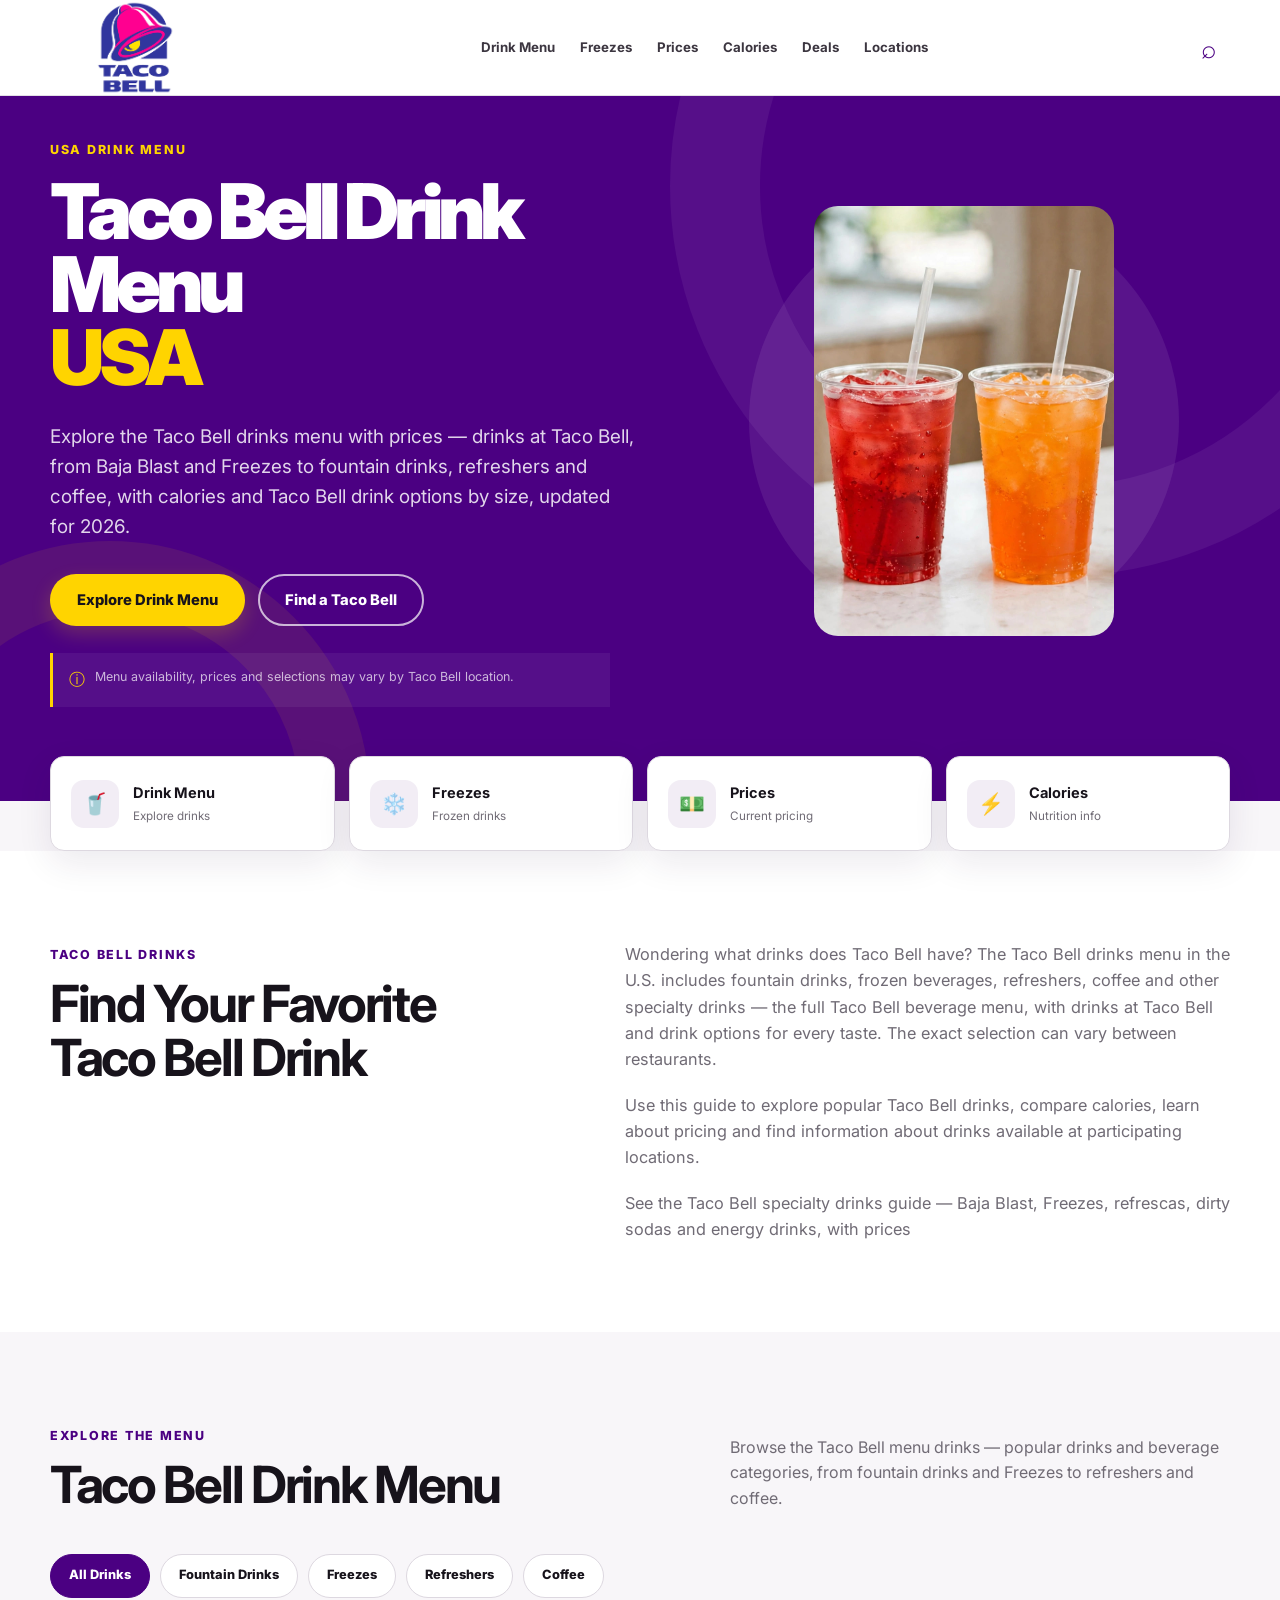
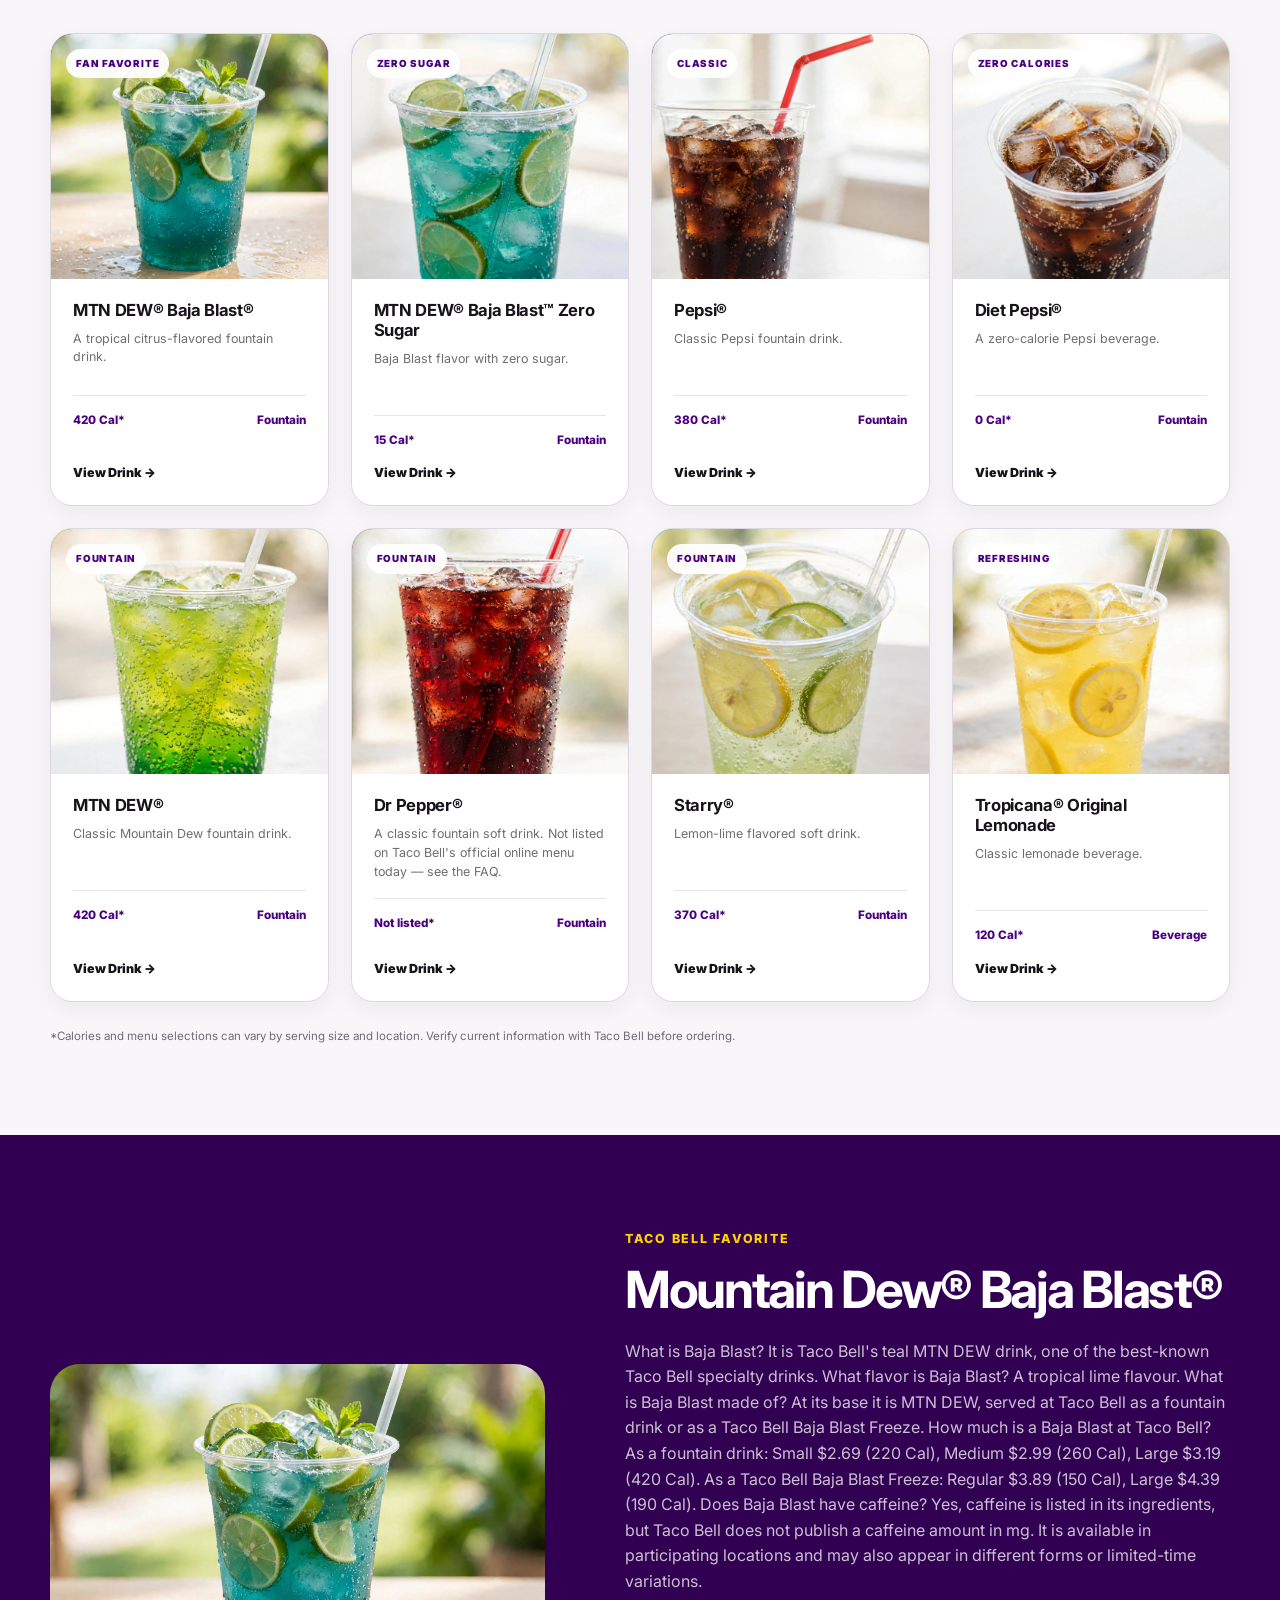
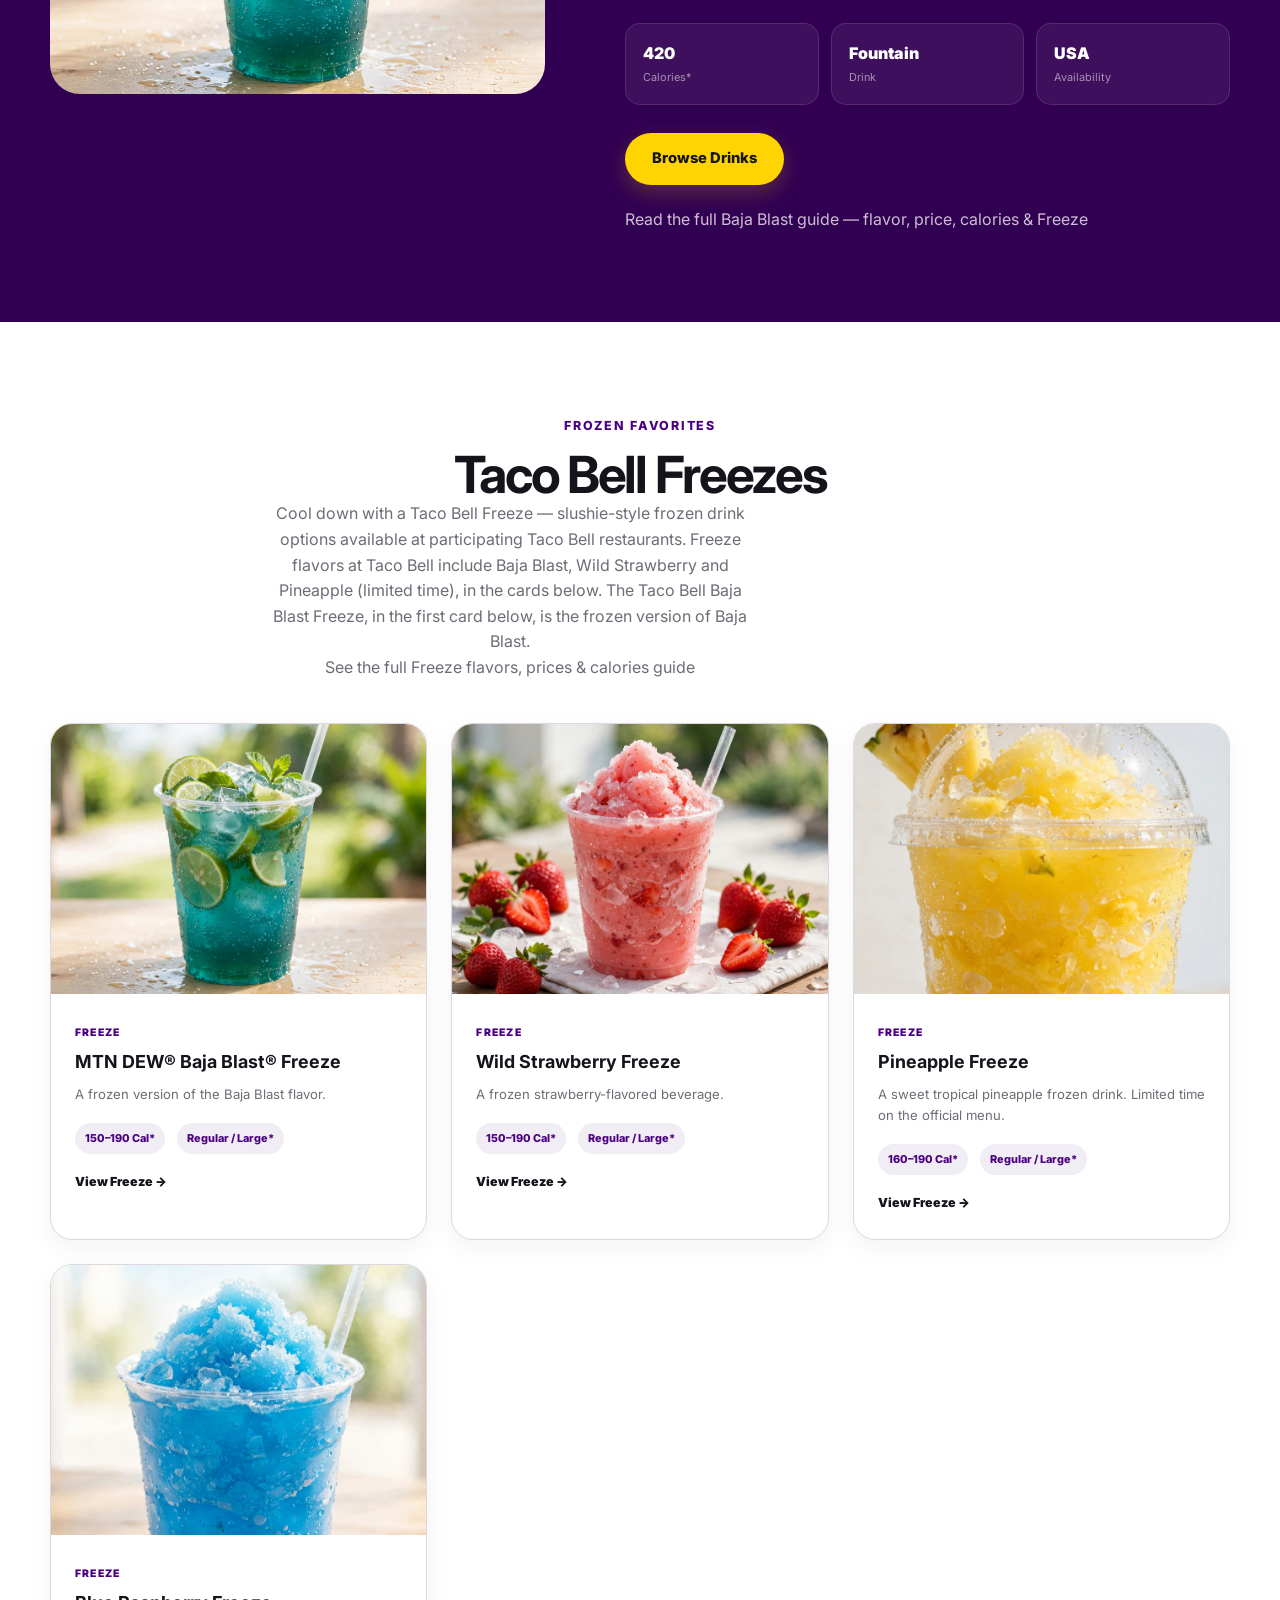
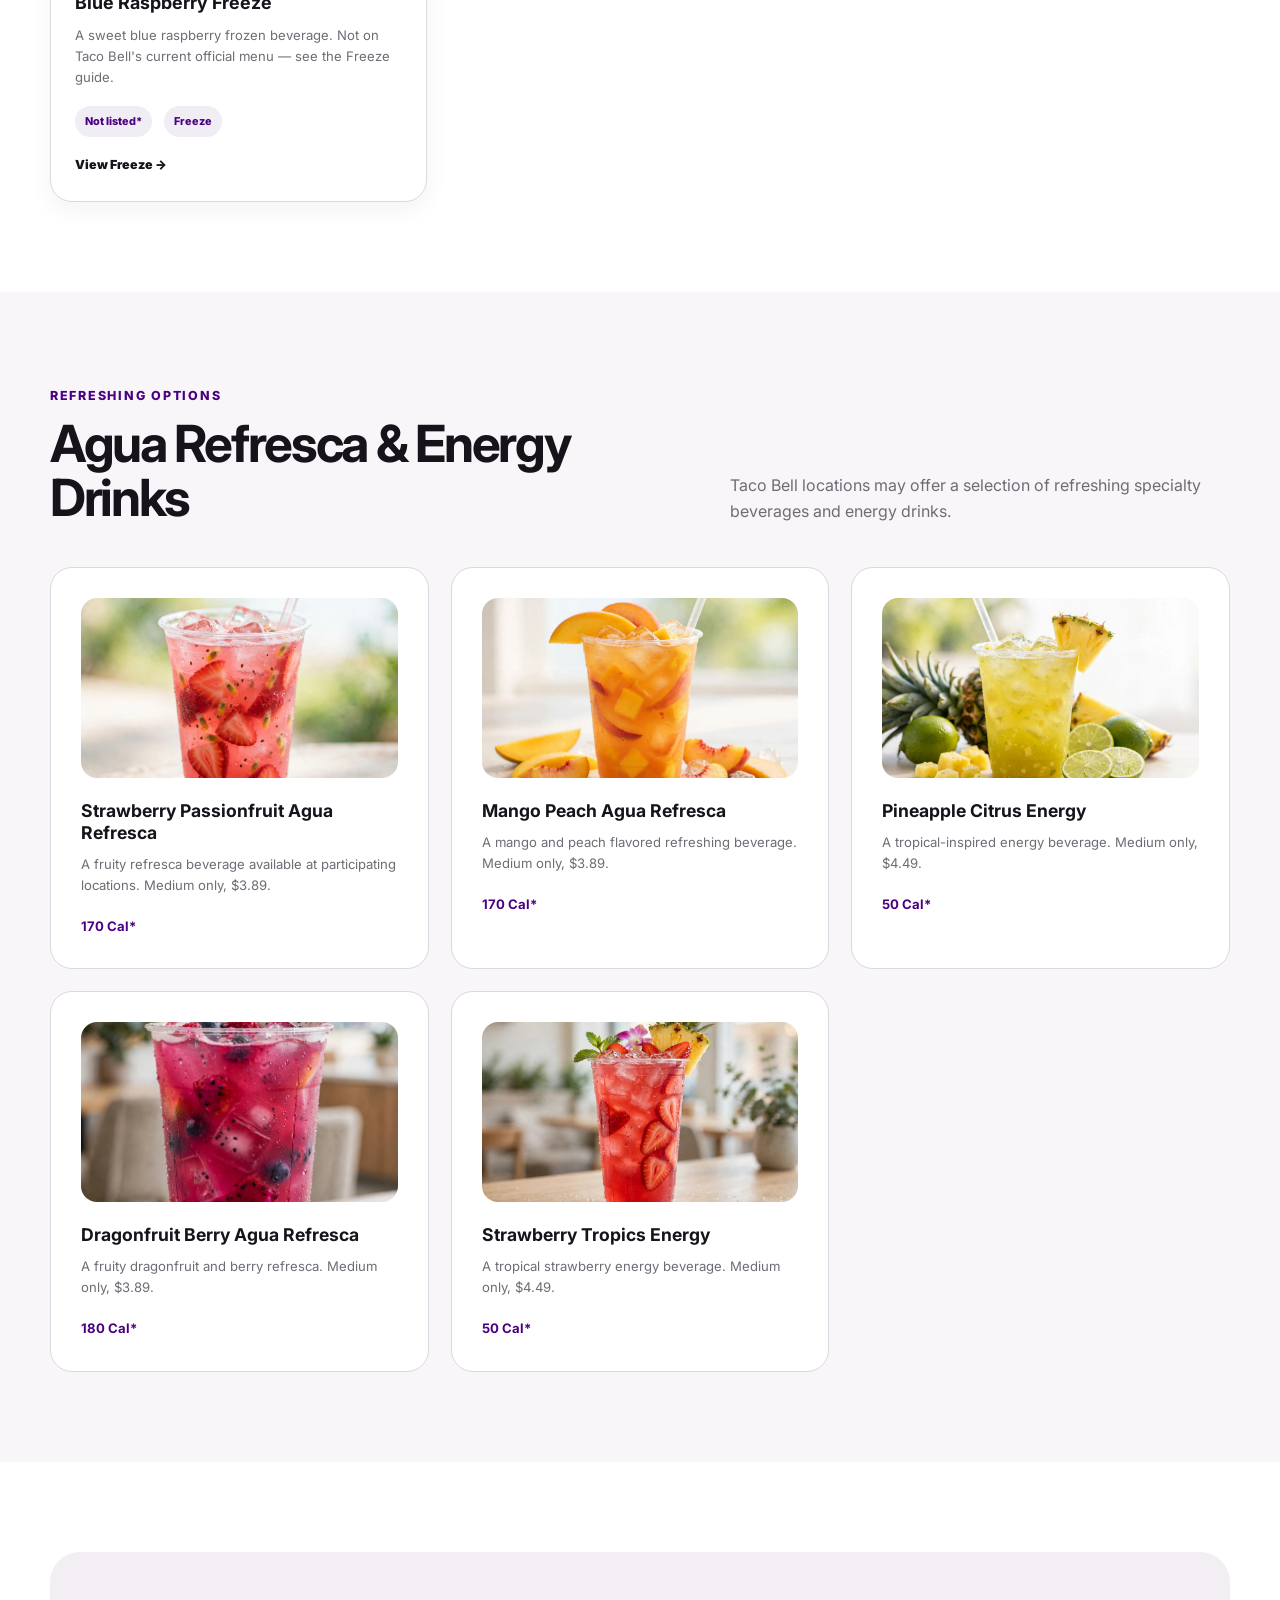
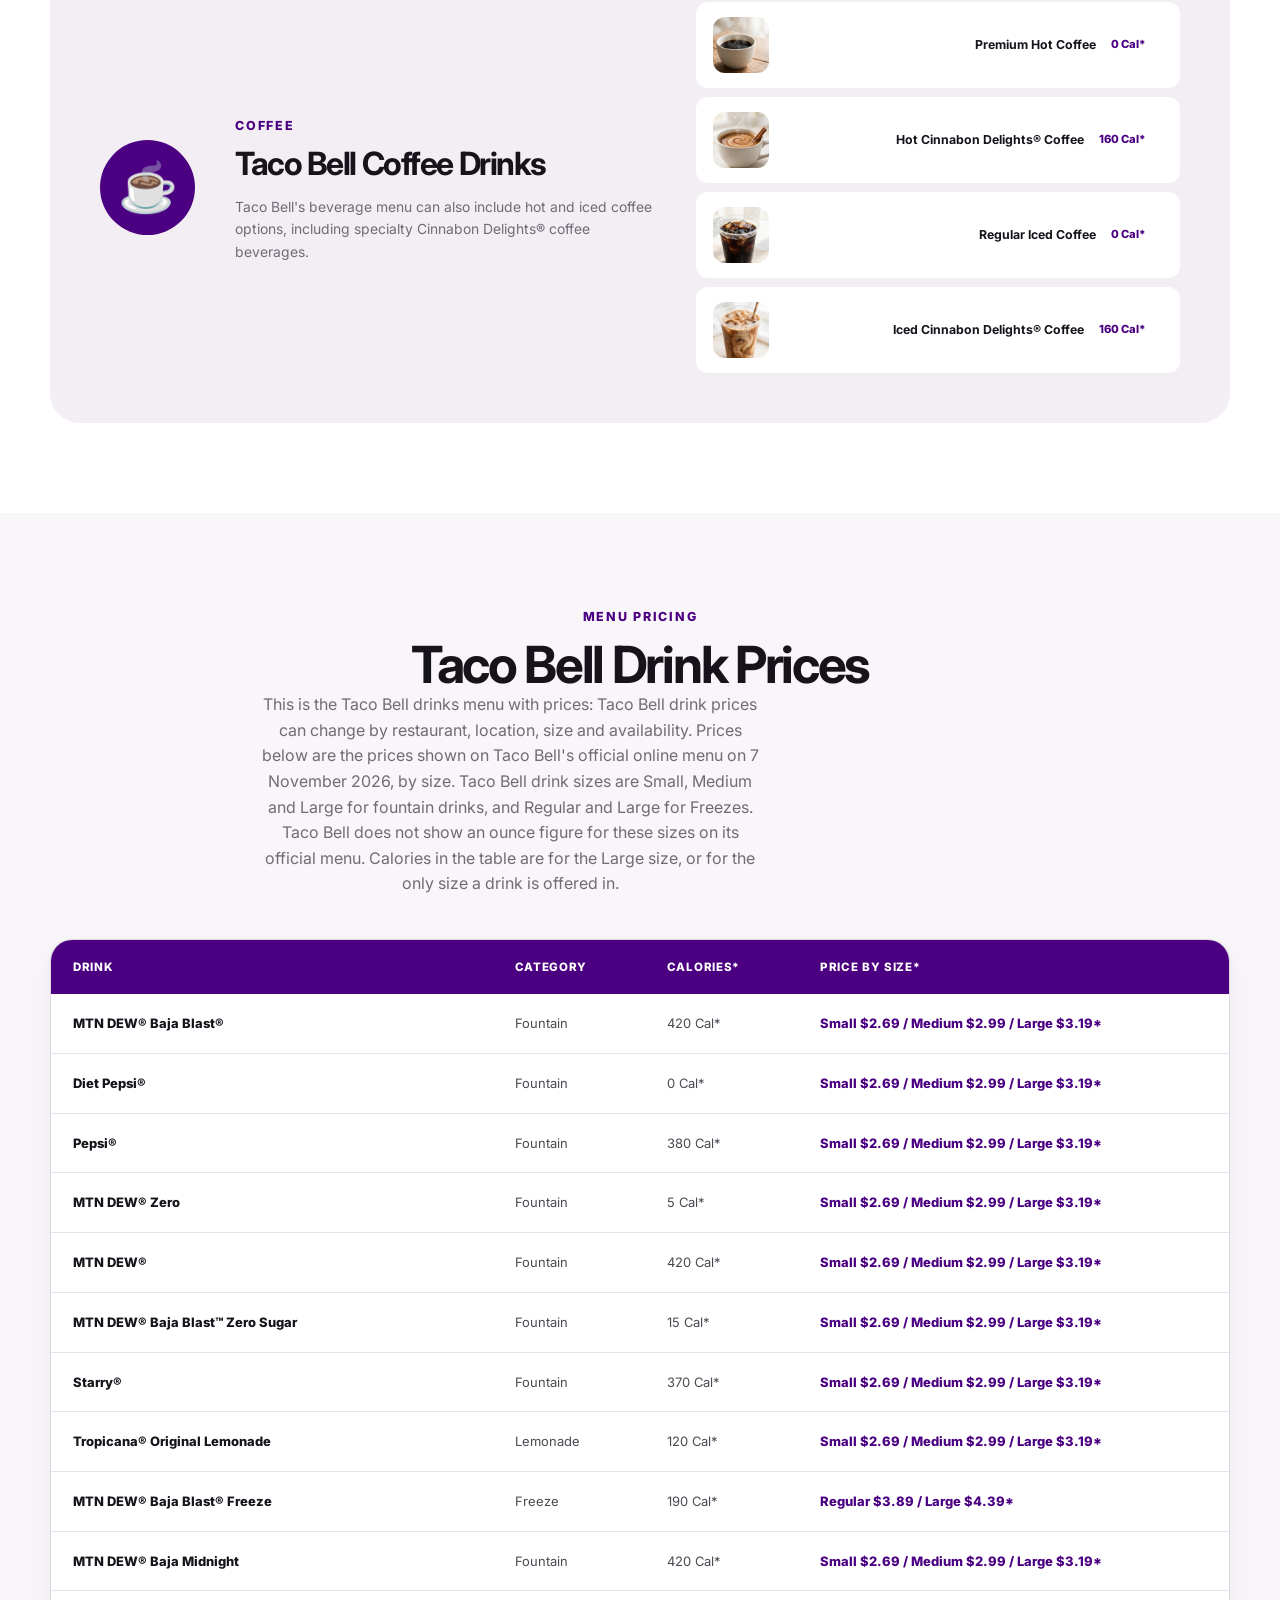
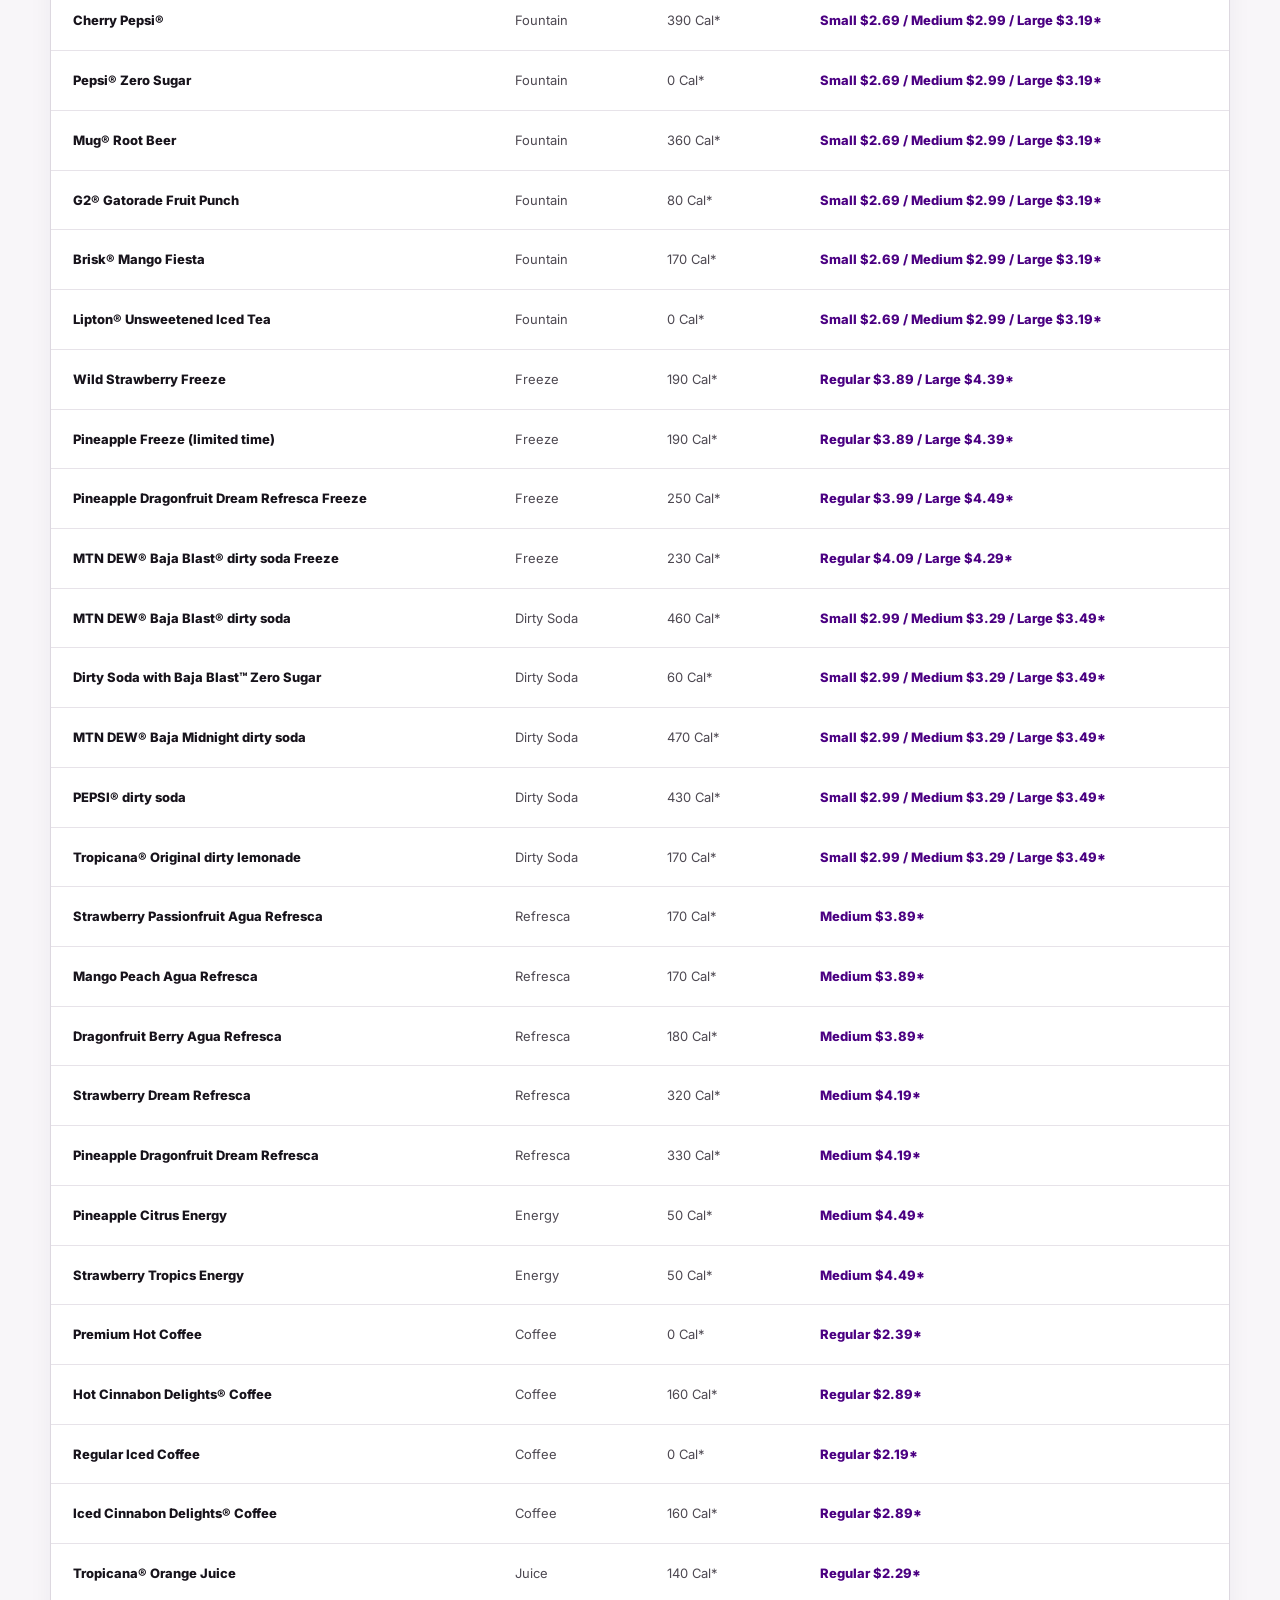
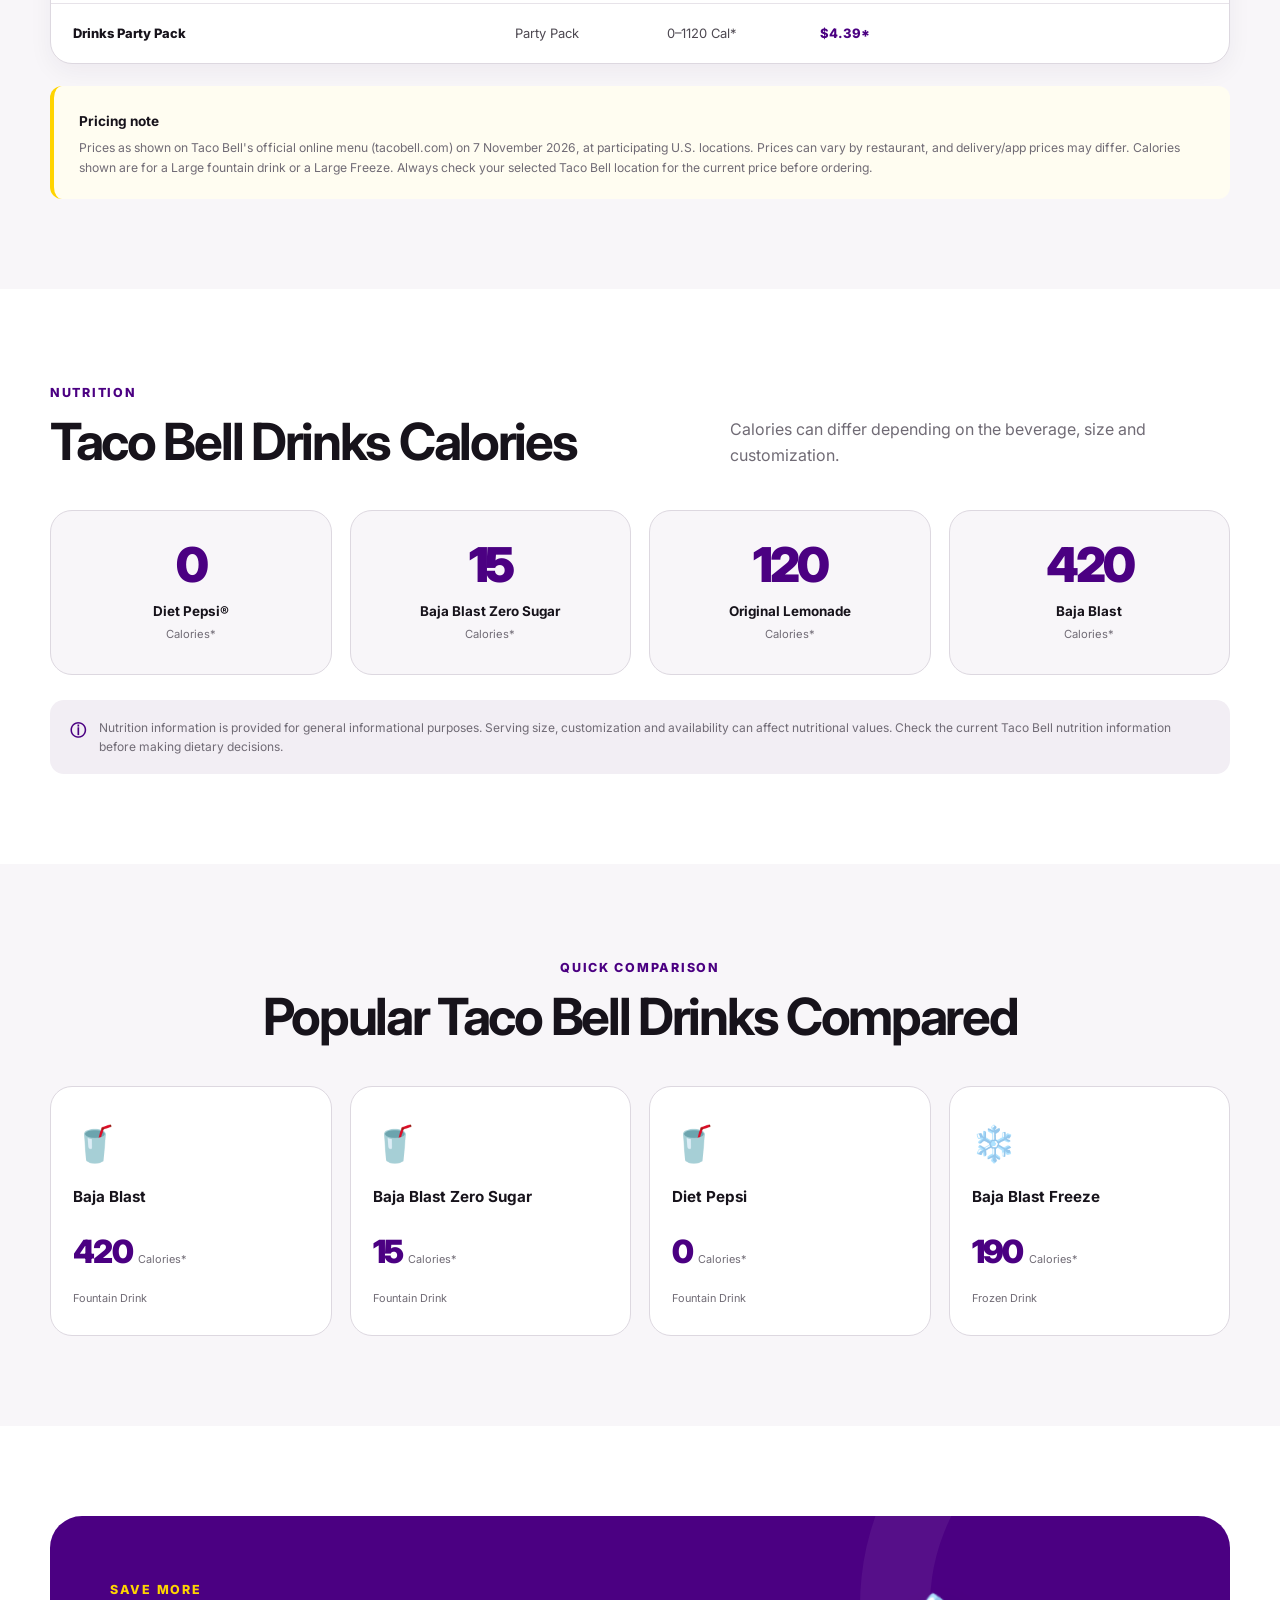
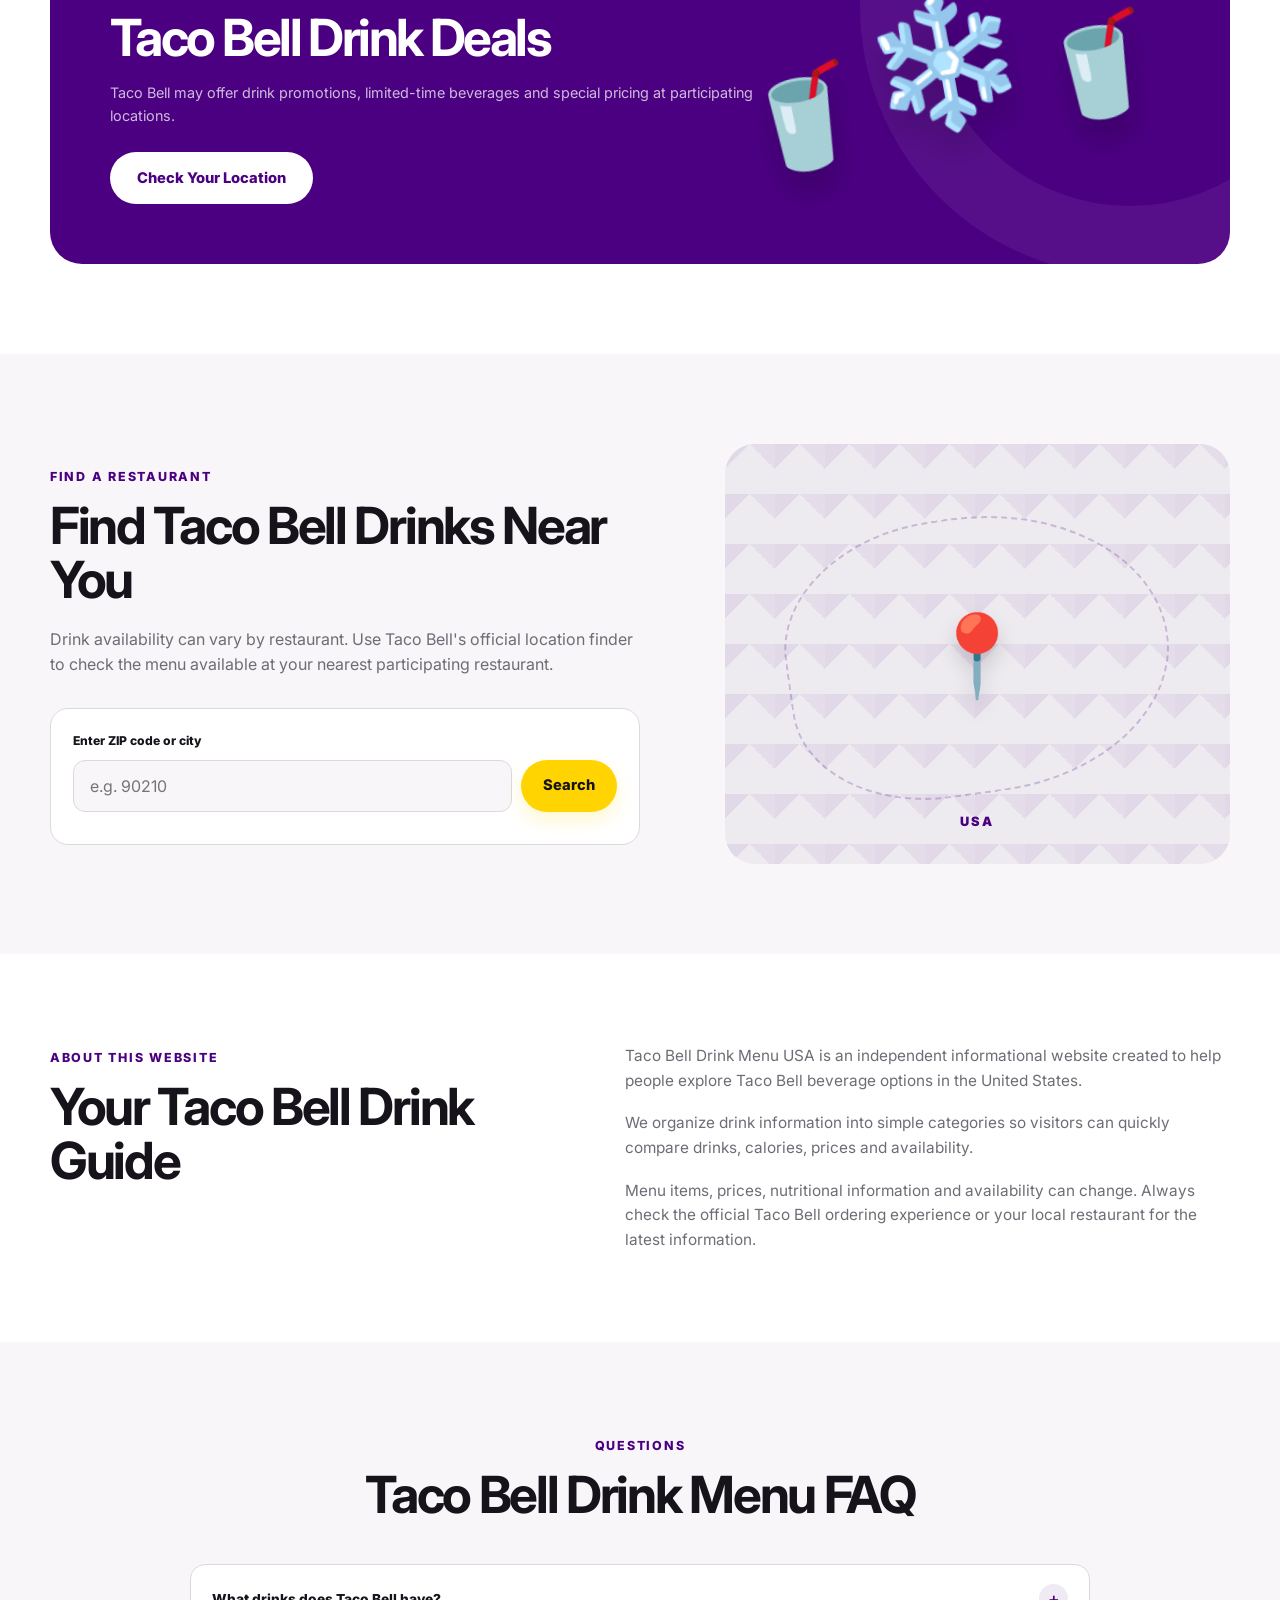
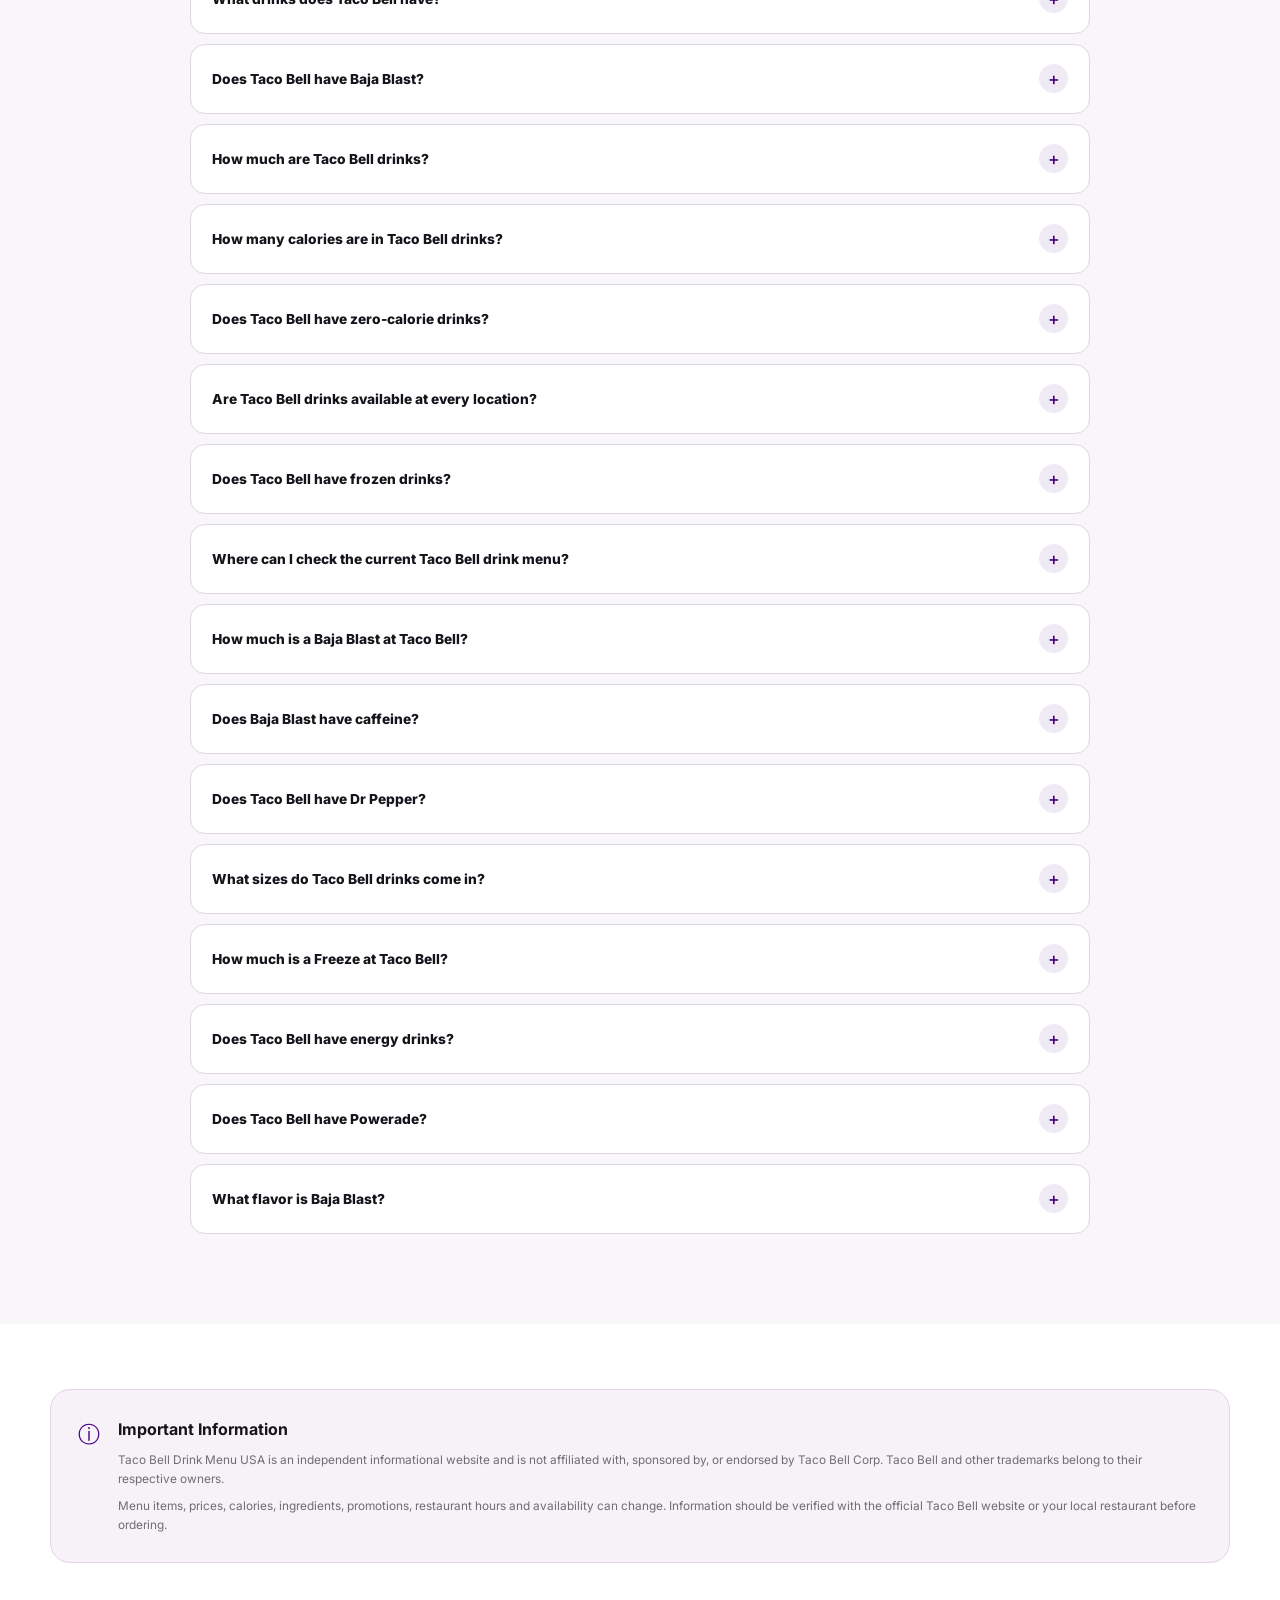
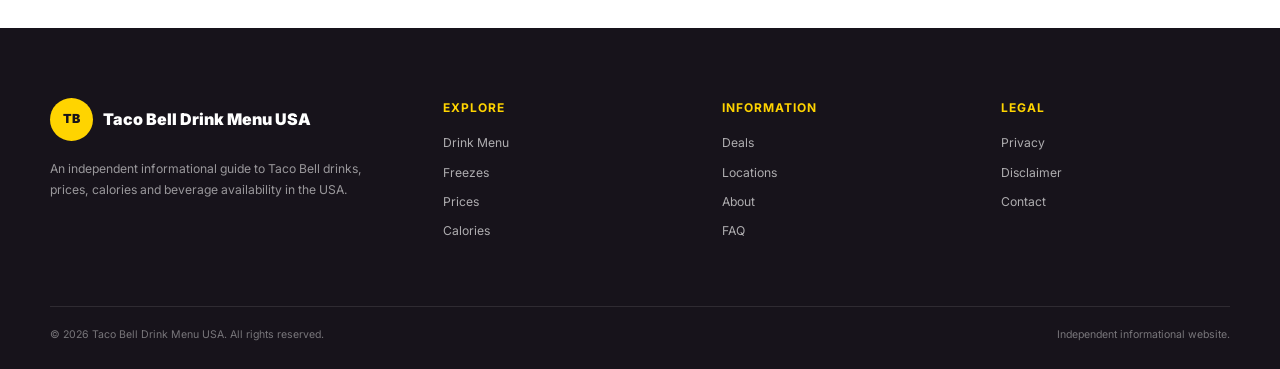
<file: index.html>
<!DOCTYPE html>
<html lang="en-US">
<head>
    <meta charset="UTF-8">

    <meta name="viewport" content="width=device-width, initial-scale=1.0">
    <title>Taco Bell Drink Menu 2026 | Prices from $2.69, Baja Blast</title>

    <meta name="description" content="Taco Bell drinks menu for 2026 with prices: fountain drinks from $2.69, Freezes from $3.89, Baja Blast, coffee and calories by size.">

    <meta name="robots" content="index, follow">

    <link rel="canonical" href="https://www.tacobelldrinkmenu.site/">

    <meta name="theme-color" content="#4b0082">

    <!-- OPEN GRAPH -->

    <meta property="og:type" content="website">
    <meta property="og:title" content="Taco Bell Drink Menu 2026 | Prices from $2.69, Baja Blast">
    <meta property="og:description" content="Taco Bell drinks menu for 2026 with prices: fountain drinks from $2.69, Freezes from $3.89, Baja Blast, coffee and calories by size.">
    <meta property="og:url" content="https://www.tacobelldrinkmenu.site/">
    <meta property="og:image" content="https://www.tacobelldrinkmenu.site/assets/images/og-image.jpg">

    <!-- TWITTER -->

    <meta name="twitter:card" content="summary_large_image">
    <meta name="twitter:title" content="Taco Bell Drink Menu 2026 | Prices from $2.69, Baja Blast">
    <meta name="twitter:description" content="Taco Bell drinks menu for 2026 with prices: fountain drinks from $2.69, Freezes from $3.89, Baja Blast, coffee and calories by size.">
    <meta name="twitter:image" content="https://www.tacobelldrinkmenu.site/assets/images/og-image.jpg">

    <!-- FAVICON -->

    <link rel="icon" type="image/svg+xml" href="assets/favicon.svg">

    <link rel="apple-touch-icon" href="logo.png">

    <!-- FONT -->

    <link rel="preconnect" href="https://fonts.googleapis.com">

    <link rel="preconnect" href="https://fonts.gstatic.com" crossorigin>

    <link href="https://fonts.googleapis.com/css2?family=Inter:wght@400;500;600;700;800;900&display=swap" rel="stylesheet">

    <!-- STYLESHEET -->

    <link rel="stylesheet" href="style.css">


    <!-- =========================================================
         WEBSITE STRUCTURED DATA
    ========================================================== -->

    <script type="application/ld+json">
    {
        "@context": "https://schema.org",
        "@type": "WebSite",
        "name": "Taco Bell Drink Menu USA",
        "url": "https://www.tacobelldrinkmenu.site/",
        "description": "Independent informational website covering the Taco Bell drinks menu with prices, Baja Blast, Freezes, calories and locations in the USA, updated for 2026.",
        "dateModified": "2026-11-07",
        "potentialAction": {
            "@type": "SearchAction",
            "target": "https://www.tacobelldrinkmenu.site/?search={search_term_string}",
            "query-input": "required name=search_term_string"
        }
    }
    </script>


    <script type="application/ld+json">
    {
        "@context": "https://schema.org",
        "@type": "Organization",
        "name": "Taco Bell Drink Menu USA",
        "url": "https://www.tacobelldrinkmenu.site/"
    }
    </script>


    <script type="application/ld+json">
{
    "@context": "https://schema.org",
    "@type": "FAQPage",
    "mainEntity": [
        {
            "@type": "Question",
            "name": "What drinks does Taco Bell have?",
            "acceptedAnswer": {
                "@type": "Answer",
                "text": "Taco Bell's U.S. beverage selection can include fountain drinks, Baja Blast varieties, freezes, refreshers, lemonade, coffee and other specialty beverages. The exact selection varies by location."
            }
        },
        {
            "@type": "Question",
            "name": "Does Taco Bell have Baja Blast?",
            "acceptedAnswer": {
                "@type": "Answer",
                "text": "Yes. MTN DEW® Baja Blast® is listed among Taco Bell's U.S. beverage offerings, although availability and specific versions can vary by location."
            }
        },
        {
            "@type": "Question",
            "name": "How much are Taco Bell drinks?",
            "acceptedAnswer": {
                "@type": "Answer",
                "text": "Taco Bell drink prices vary by restaurant, location, size and promotions. On Taco Bell's official online menu on 7 November 2026, fountain drinks are Small $2.69, Medium $2.99 and Large $3.19, and Freezes are Regular $3.89 and Large $4.39. Check the menu for your selected restaurant for the current price."
            }
        },
        {
            "@type": "Question",
            "name": "How many calories are in Taco Bell drinks?",
            "acceptedAnswer": {
                "@type": "Answer",
                "text": "Calories depend on the specific drink and serving size. For example, current Taco Bell listings show some zero-calorie beverages as well as higher-calorie fountain drinks and frozen beverages."
            }
        },
        {
            "@type": "Question",
            "name": "Does Taco Bell have zero-calorie drinks?",
            "acceptedAnswer": {
                "@type": "Answer",
                "text": "Yes. Taco Bell locations can offer zero-calorie options such as Diet Pepsi® and other low- or zero-calorie beverages."
            }
        },
        {
            "@type": "Question",
            "name": "Are Taco Bell drinks available at every location?",
            "acceptedAnswer": {
                "@type": "Answer",
                "text": "Not necessarily. Menu availability can vary by restaurant, region, season and current promotions. Check your local Taco Bell for the most accurate selection."
            }
        },
        {
            "@type": "Question",
            "name": "Does Taco Bell have frozen drinks?",
            "acceptedAnswer": {
                "@type": "Answer",
                "text": "Yes. Taco Bell offers frozen beverages, commonly called Freezes — slushie-style frozen drinks — with flavors and availability that can change over time."
            }
        },
        {
            "@type": "Question",
            "name": "Where can I check the current Taco Bell drink menu?",
            "acceptedAnswer": {
                "@type": "Answer",
                "text": "The best way to confirm current drinks, prices and availability is to select your Taco Bell restaurant through the official Taco Bell ordering experience."
            }
        },
        {
            "@type": "Question",
            "name": "How much is a Baja Blast at Taco Bell?",
            "acceptedAnswer": {
                "@type": "Answer",
                "text": "As a fountain drink, a Baja Blast is Small $2.69 (220 Cal), Medium $2.99 (260 Cal) or Large $3.19 (420 Cal). As a Freeze it is Regular $3.89 (150 Cal) or Large $4.39 (190 Cal), as shown on Taco Bell's official online menu on 7 November 2026."
            }
        },
        {
            "@type": "Question",
            "name": "Does Baja Blast have caffeine?",
            "acceptedAnswer": {
                "@type": "Answer",
                "text": "Yes. Caffeine is listed in Baja Blast's ingredients, but Taco Bell does not publish a caffeine amount in mg for it."
            }
        },
        {
            "@type": "Question",
            "name": "Does Taco Bell have Dr Pepper?",
            "acceptedAnswer": {
                "@type": "Answer",
                "text": "Dr Pepper is not listed on Taco Bell's online drinks menu today (7 November 2026), so availability varies by restaurant. Check your local Taco Bell before ordering."
            }
        },
        {
            "@type": "Question",
            "name": "What sizes do Taco Bell drinks come in?",
            "acceptedAnswer": {
                "@type": "Answer",
                "text": "Fountain drinks come in Small, Medium and Large. Freezes come in Regular and Large. Agua Refresca, Dream Refresca and Energy drinks are Medium, and coffee is Regular. Taco Bell does not show an ounce figure for these sizes on its official online menu."
            }
        },
        {
            "@type": "Question",
            "name": "How much is a Freeze at Taco Bell?",
            "acceptedAnswer": {
                "@type": "Answer",
                "text": "A Freeze is Regular $3.89 or Large $4.39, as shown on Taco Bell's official online menu on 7 November 2026. For example, the Baja Blast Freeze and the Wild Strawberry Freeze are both Regular $3.89 (150 Cal) and Large $4.39 (190 Cal)."
            }
        },
        {
            "@type": "Question",
            "name": "Does Taco Bell have energy drinks?",
            "acceptedAnswer": {
                "@type": "Answer",
                "text": "Yes. Taco Bell lists two Energy drinks on its online menu: Pineapple Citrus Energy and Strawberry Tropics Energy. Both are Medium only, $4.49 and 50 calories, as shown on 7 November 2026."
            }
        },
        {
            "@type": "Question",
            "name": "Does Taco Bell have Powerade?",
            "acceptedAnswer": {
                "@type": "Answer",
                "text": "Powerade is not listed on Taco Bell's online drinks menu (7 November 2026). The sports drink listed there is G2 Gatorade Fruit Punch, Large $3.19. Availability varies by restaurant."
            }
        },
        {
            "@type": "Question",
            "name": "What flavor is Baja Blast?",
            "acceptedAnswer": {
                "@type": "Answer",
                "text": "A tropical lime flavour. At its base it is MTN DEW, served at Taco Bell as a fountain drink or as a Taco Bell Baja Blast Freeze."
            }
        }
    ]
}
    </script>

</head>


<body>


<!-- =========================================================
     HEADER / NAVIGATION
========================================================== -->

<header class="site-header" id="top">

    <div class="container header-inner">

        <a href="index.html" class="site-logo">
    <img src="logo.png" alt="Taco Bell Drink Menu" class="logo-image">
</a>


        <nav class="desktop-nav" aria-label="Main navigation">

            <a href="#menu">Drink Menu</a>

            <a href="#freezes">Freezes</a>

            <a href="#prices">Prices</a>

            <a href="#calories">Calories</a>

            <a href="#deals">Deals</a>

            <a href="#locations">Locations</a>

        </nav>


        <div class="header-actions">

            <button class="search-toggle" id="searchToggle" aria-label="Open search">
                <span>⌕</span>
            </button>

            <button class="mobile-menu-toggle" id="mobileMenuToggle" aria-label="Open menu">
                <span></span>
                <span></span>
                <span></span>
            </button>

        </div>

    </div>


    <div class="mobile-nav" id="mobileNav">

        <a href="#menu">Drink Menu</a>

        <a href="#freezes">Freezes</a>

        <a href="#prices">Prices</a>

        <a href="#calories">Calories</a>

        <a href="#deals">Deals</a>

        <a href="#locations">Locations</a>

        <a href="#faq">FAQ</a>

    </div>

</header>



<!-- =========================================================
     SEARCH OVERLAY
========================================================== -->

<div class="search-overlay" id="searchOverlay">

    <div class="search-box">

        <button class="close-search" id="closeSearch" aria-label="Close search">
            ×
        </button>

        <span class="search-label">SEARCH TACO BELL DRINKS</span>

        <input
            type="search"
            id="drinkSearch"
            placeholder="Search Baja Blast, Pepsi, Freeze..."
            autocomplete="off"
        >

        <p>Search the drink menu by name or category.</p>

    </div>

</div>



<!-- =========================================================
     MAIN CONTENT
========================================================== -->

<main>


<!-- =========================================================
     PAGE SECTION — HERO
========================================================== -->

<section class="hero" id="home">

    <div class="container hero-grid">

        <div class="hero-content">

            <span class="eyebrow">
                USA DRINK MENU
            </span>

            <h1>
                Taco Bell Drink Menu
                <span>USA</span>
            </h1>

            <p class="hero-description">
                Explore the Taco Bell drinks menu with prices — drinks at Taco Bell, from Baja Blast and Freezes to fountain drinks, refreshers and coffee, with calories and Taco Bell drink options by size, updated for 2026.
            </p>


            <div class="hero-buttons">

                <a href="#menu" class="btn btn-primary">
                    Explore Drink Menu
                </a>

                <a href="https://www.tacobell.com/locations" target="_blank" rel="noopener" class="btn btn-secondary">
                    Find a Taco Bell
                </a>

            </div>


            <div class="hero-note">

                <span class="note-icon">ⓘ</span>

                <p>
                    Menu availability, prices and selections may vary by
                    Taco Bell location.
                </p>

            </div>

        </div>


        <div class="hero-visual">

            <div class="hero-glow"></div>

            <div class="hero-drink-card">
                <img src="assets/images/hero-drinks.jpg" alt="Taco Bell fountain drinks in cups - teal, red, orange and cola" class="hero-photo" loading="eager">

            </div>

        </div>

    </div>

</section>



<!-- =========================================================
     PAGE SECTION — QUICK INFORMATION
========================================================== -->

<section class="quick-info">

    <div class="container quick-grid">

        <a href="#menu" class="quick-card">

            <span class="quick-icon">🥤</span>

            <div>
                <strong>Drink Menu</strong>
                <small>Explore drinks</small>
            </div>

        </a>


        <a href="#freezes" class="quick-card">

            <span class="quick-icon">❄️</span>

            <div>
                <strong>Freezes</strong>
                <small>Frozen drinks</small>
            </div>

        </a>


        <a href="#prices" class="quick-card">

            <span class="quick-icon">💵</span>

            <div>
                <strong>Prices</strong>
                <small>Current pricing</small>
            </div>

        </a>


        <a href="#calories" class="quick-card">

            <span class="quick-icon">⚡</span>

            <div>
                <strong>Calories</strong>
                <small>Nutrition info</small>
            </div>

        </a>

    </div>

</section>



<!-- =========================================================
     PAGE SECTION — INTRODUCTION
========================================================== -->

<section class="intro-section section">

    <div class="container intro-grid">

        <div>

            <span class="section-label">
                TACO BELL DRINKS
            </span>

            <h2>
                Find Your Favorite Taco Bell Drink
            </h2>

        </div>


        <div>

            <p>
                Wondering what drinks does Taco Bell have? The Taco Bell drinks menu in the U.S. includes fountain drinks,
                frozen beverages, refreshers, coffee and other specialty drinks — the full Taco Bell beverage menu,
                with drinks at Taco Bell and drink options for every taste. The exact selection can vary between restaurants.
            </p>

            <p>
                Use this guide to explore popular Taco Bell drinks,
                compare calories, learn about pricing and find information
                about drinks available at participating locations.
            </p>

            <p>
                <a href="specialty-drinks.html">
                    See the Taco Bell specialty drinks guide — Baja Blast, Freezes, refrescas, dirty sodas and energy drinks, with prices
                </a>
            </p>

        </div>

    </div>

</section>



<!-- =========================================================
     PAGE SECTION — DRINK MENU
========================================================== -->

<section class="menu-section section" id="menu">

    <div class="container">

        <div class="section-heading">

            <div>

                <span class="section-label">
                    EXPLORE THE MENU
                </span>

                <h2>
                    Taco Bell Drink Menu
                </h2>

            </div>

            <p>
                Browse the Taco Bell menu drinks — popular drinks and beverage categories, from fountain drinks and Freezes to refreshers and coffee.
            </p>

        </div>


        <!-- MENU FILTERS -->

        <div class="menu-filters">

            <button class="filter-btn active" data-filter="all">
                All Drinks
            </button>

            <button class="filter-btn" data-filter="fountain">
                Fountain Drinks
            </button>

            <button class="filter-btn" data-filter="freeze">
                Freezes
            </button>

            <button class="filter-btn" data-filter="refreshers">
                Refreshers
            </button>

            <button class="filter-btn" data-filter="coffee">
                Coffee
            </button>

        </div>


        <!-- DRINK GRID -->

        <div class="drink-grid" id="drinkGrid">


            <!-- DRINK CARD — BAJA BLAST -->

            <article class="drink-card" data-category="fountain">

                <div class="drink-image drink-image-purple">

                    <span class="drink-category">
                        FAN FAVORITE
                    </span>

                    <img src="assets/images/baja-blast.jpg" alt="MTN DEW Baja Blast fountain drink - teal tropical citrus soda" class="drink-photo" loading="lazy">

                </div>

                <div class="drink-content">

                    <h3>
                        MTN DEW® Baja Blast®
                    </h3>

                    <p>
                        A tropical citrus-flavored fountain drink.
                    </p>

                    <div class="drink-meta">

                        <span>
                            420 Cal*
                        </span>

                        <span>
                            Fountain
                        </span>

                    </div>

                    <a href="baja-blast.html" class="card-link">
                        View Drink →
                    </a>

                </div>

            </article>



            <!-- DRINK CARD — BAJA BLAST ZERO -->

            <article class="drink-card" data-category="fountain">

                <div class="drink-image drink-image-blue">

                    <span class="drink-category">
                        ZERO SUGAR
                    </span>

                    <img src="assets/images/baja-zero-drink.jpg" alt="MTN DEW Baja Blast Zero Sugar fountain drink - teal soda with lime" class="drink-photo" loading="lazy">

                </div>

                <div class="drink-content">

                    <h3>
                        MTN DEW® Baja Blast™ Zero Sugar
                    </h3>

                    <p>
                        Baja Blast flavor with zero sugar.
                    </p>

                    <div class="drink-meta">

                        <span>
                            15 Cal*
                        </span>

                        <span>
                            Fountain
                        </span>

                    </div>

                    <a href="baja-blast.html" class="card-link">
                        View Drink →
                    </a>

                </div>

            </article>



            <!-- DRINK CARD — PEPSI -->

            <article class="drink-card" data-category="fountain">

                <div class="drink-image drink-image-dark">

                    <span class="drink-category">
                        CLASSIC
                    </span>

                    <img src="assets/images/pepsi-drink.jpg" alt="Pepsi fountain drink - dark cola with ice" class="drink-photo" loading="lazy">

                </div>

                <div class="drink-content">

                    <h3>
                        Pepsi®
                    </h3>

                    <p>
                        Classic Pepsi fountain drink.
                    </p>

                    <div class="drink-meta">

                        <span>
                            380 Cal*
                        </span>

                        <span>
                            Fountain
                        </span>

                    </div>

                    <a href="#prices" class="card-link">
                        View Drink →
                    </a>

                </div>

            </article>



            <!-- DRINK CARD — DIET PEPSI -->

            <article class="drink-card" data-category="fountain">

                <div class="drink-image drink-image-light">

                    <span class="drink-category">
                        ZERO CALORIES
                    </span>

                    <img src="assets/images/diet-pepsi-drink.jpg" alt="Diet Pepsi fountain drink - zero calorie cola with ice" class="drink-photo" loading="lazy">

                </div>

                <div class="drink-content">

                    <h3>
                        Diet Pepsi®
                    </h3>

                    <p>
                        A zero-calorie Pepsi beverage.
                    </p>

                    <div class="drink-meta">

                        <span>
                            0 Cal*
                        </span>

                        <span>
                            Fountain
                        </span>

                    </div>

                    <a href="#prices" class="card-link">
                        View Drink →
                    </a>

                </div>

            </article>



            <!-- DRINK CARD — MTN DEW -->

            <article class="drink-card" data-category="fountain">

                <div class="drink-image drink-image-green">

                    <span class="drink-category">
                        FOUNTAIN
                    </span>

                    <img src="assets/images/mtn-dew-drink.jpg" alt="MTN DEW fountain drink - bright green citrus soda" class="drink-photo" loading="lazy">

                </div>

                <div class="drink-content">

                    <h3>
                        MTN DEW®
                    </h3>

                    <p>
                        Classic Mountain Dew fountain drink.
                    </p>

                    <div class="drink-meta">

                        <span>
                            420 Cal*
                        </span>

                        <span>
                            Fountain
                        </span>

                    </div>

                    <a href="#prices" class="card-link">
                        View Drink →
                    </a>

                </div>

            </article>



            <!-- DRINK CARD — DR PEPPER -->

            <article class="drink-card" data-category="fountain">

                <div class="drink-image drink-image-red">

                    <span class="drink-category">
                        FOUNTAIN
                    </span>

                    <img src="assets/images/dr-pepper-drink.jpg" alt="Dr Pepper fountain drink - dark cherry cola with ice" class="drink-photo" loading="lazy">

                </div>

                <div class="drink-content">

                    <h3>
                        Dr Pepper®
                    </h3>

                    <p>
                        A classic fountain soft drink. Not listed on Taco Bell's official online menu today — see the FAQ.
                    </p>

                    <div class="drink-meta">

                        <span>
                            Not listed*
                        </span>

                        <span>
                            Fountain
                        </span>

                    </div>

                    <a href="#faq" class="card-link">
                        View Drink →
                    </a>

                </div>

            </article>



            <!-- DRINK CARD — STARry -->

            <article class="drink-card" data-category="fountain">

                <div class="drink-image drink-image-blue">

                    <span class="drink-category">
                        FOUNTAIN
                    </span>

                    <img src="assets/images/starry-drink.jpg" alt="Starry fountain drink - clear lemon-lime soda with ice" class="drink-photo" loading="lazy">

                </div>

                <div class="drink-content">

                    <h3>
                        Starry®
                    </h3>

                    <p>
                        Lemon-lime flavored soft drink.
                    </p>

                    <div class="drink-meta">

                        <span>
                            370 Cal*
                        </span>

                        <span>
                            Fountain
                        </span>

                    </div>

                    <a href="#prices" class="card-link">
                        View Drink →
                    </a>

                </div>

            </article>



            <!-- DRINK CARD — LEMONADE -->

            <article class="drink-card" data-category="fountain">

                <div class="drink-image drink-image-yellow">

                    <span class="drink-category">
                        REFRESHING
                    </span>

                    <img src="assets/images/lemonade-drink.jpg" alt="Tropicana Original Lemonade - yellow lemonade with lemon slices" class="drink-photo" loading="lazy">

                </div>

                <div class="drink-content">

                    <h3>
                        Tropicana® Original Lemonade
                    </h3>

                    <p>
                        Classic lemonade beverage.
                    </p>

                    <div class="drink-meta">

                        <span>
                            120 Cal*
                        </span>

                        <span>
                            Beverage
                        </span>

                    </div>

                    <a href="#prices" class="card-link">
                        View Drink →
                    </a>

                </div>

            </article>

        </div>


        <p class="data-note">
            *Calories and menu selections can vary by serving size and
            location. Verify current information with Taco Bell before ordering.
        </p>

    </div>

</section>



<!-- =========================================================
     PAGE SECTION — BAJA BLAST
========================================================== -->

<section class="featured-section section" id="baja-blast">

    <div class="container featured-grid">

        <div class="featured-visual">

            <img src="assets/images/baja-blast.jpg" alt="Teal Baja Blast fountain drink with lime and ice" class="featured-photo" loading="lazy">

        </div>


        <div class="featured-content">

            <span class="section-label">
                TACO BELL FAVORITE
            </span>

            <h2>
                Mountain Dew® Baja Blast®
            </h2>

            <p>
                What is Baja Blast? It is Taco Bell's teal MTN DEW drink, one of the best-known Taco Bell specialty drinks.
                What flavor is Baja Blast? A tropical lime flavour. What is Baja Blast made of? At its base it is MTN DEW, served at Taco Bell as a fountain drink or as a Taco Bell Baja Blast Freeze.
                How much is a Baja Blast at Taco Bell? As a fountain drink: Small $2.69 (220 Cal), Medium $2.99 (260 Cal), Large $3.19 (420 Cal). As a Taco Bell Baja Blast Freeze: Regular $3.89 (150 Cal), Large $4.39 (190 Cal). Does Baja Blast have caffeine? Yes, caffeine is listed in its ingredients, but Taco Bell does not publish a caffeine amount in mg.
                It is available in participating locations and may also appear in different forms or
                limited-time variations.
            </p>


            <div class="nutrition-badges">

                <div>
                    <strong>420</strong>
                    <span>Calories*</span>
                </div>

                <div>
                    <strong>Fountain</strong>
                    <span>Drink</span>
                </div>

                <div>
                    <strong>USA</strong>
                    <span>Availability</span>
                </div>

            </div>


            <a href="#menu" class="btn btn-primary">
                Browse Drinks
            </a>

            <p>
                <a href="baja-blast.html">
                    Read the full Baja Blast guide — flavor, price, calories &amp; Freeze
                </a>
            </p>

        </div>

    </div>

</section>



<!-- =========================================================
     PAGE SECTION — FREEZES
========================================================== -->

<section class="freezes-section section" id="freezes">

    <div class="container">

        <div class="section-heading centered">

            <span class="section-label">
                FROZEN FAVORITES
            </span>

            <h2>
                Taco Bell Freezes
            </h2>

            <p>
                Cool down with a Taco Bell Freeze — slushie-style frozen drink options available at
                participating Taco Bell restaurants. Freeze flavors at Taco Bell include Baja Blast, Wild Strawberry and Pineapple (limited time), in the cards below.
                The Taco Bell Baja Blast Freeze, in the first card below, is the frozen version of Baja Blast.
            </p>

            <p>
                <a href="freezes.html">
                    See the full Freeze flavors, prices &amp; calories guide
                </a>
            </p>

        </div>


        <div class="freeze-grid">


            <!-- FREEZE CARD -->

            <article class="freeze-card">

                <div class="freeze-visual freeze-purple">
                    <img src="assets/images/baja-blast.jpg" alt="Baja Blast Freeze - teal frozen drink" class="freeze-photo" loading="lazy">
                </div>

                <div class="freeze-body">

                    <span class="mini-label">
                        FREEZE
                    </span>

                    <h3>
                        MTN DEW® Baja Blast® Freeze
                    </h3>

                    <p>
                        A frozen version of the Baja Blast flavor.
                    </p>

                    <div class="freeze-info">

                        <span>
                            150–190 Cal*
                        </span>

                        <span>
                            Regular / Large*
                        </span>

                    </div>

                    <a href="freezes.html" class="card-link">
                        View Freeze →
                    </a>

                </div>

            </article>



            <!-- FREEZE CARD -->

            <article class="freeze-card">

                <div class="freeze-visual freeze-pink">
                    <img src="assets/images/strawberry-freeze.jpg" alt="Wild Strawberry Freeze - pink frozen strawberry drink" class="freeze-photo" loading="lazy">
                </div>

                <div class="freeze-body">

                    <span class="mini-label">
                        FREEZE
                    </span>

                    <h3>
                        Wild Strawberry Freeze
                    </h3>

                    <p>
                        A frozen strawberry-flavored beverage.
                    </p>

                    <div class="freeze-info">

                        <span>
                            150–190 Cal*
                        </span>

                        <span>
                            Regular / Large*
                        </span>

                    </div>

                    <a href="freezes.html" class="card-link">
                        View Freeze →
                    </a>

                </div>

            </article>



            <!-- FREEZE CARD -->

            <!-- FREEZE CARD -->

            <article class="freeze-card">

                <div class="freeze-visual freeze-yellow">
                    <img src="assets/images/pineapple-freeze.jpg" alt="Pineapple Freeze - yellow frozen pineapple drink" class="freeze-photo" loading="lazy">
                </div>

                <div class="freeze-body">

                    <span class="mini-label">
                        FREEZE
                    </span>

                    <h3>
                        Pineapple Freeze
                    </h3>

                    <p>
                        A sweet tropical pineapple frozen drink. Limited time on the official menu.
                    </p>

                    <div class="freeze-info">

                        <span>
                            160–190 Cal*
                        </span>

                        <span>
                            Regular / Large*
                        </span>

                    </div>

                    <a href="freezes.html" class="card-link">
                        View Freeze →
                    </a>

                </div>

            </article>



            <article class="freeze-card">

                <div class="freeze-visual freeze-blue">
                    <img src="assets/images/blue-raspberry-freeze.jpg" alt="Blue Raspberry Freeze - blue frozen drink" class="freeze-photo" loading="lazy">
                </div>

                <div class="freeze-body">

                    <span class="mini-label">
                        FREEZE
                    </span>

                    <h3>
                        Blue Raspberry Freeze
                    </h3>

                    <p>
                        A sweet blue raspberry frozen beverage. Not on Taco Bell's current official menu — see the Freeze guide.
                    </p>

                    <div class="freeze-info">

                        <span>
                            Not listed*
                        </span>

                        <span>
                            Freeze
                        </span>

                    </div>

                    <a href="freezes.html" class="card-link">
                        View Freeze →
                    </a>

                </div>

            </article>

        </div>

    </div>

</section>



<!-- =========================================================
     PAGE SECTION — REFRESHERS
========================================================== -->

<section class="refreshers-section section" id="refreshers">

    <div class="container">

        <div class="section-heading">

            <div>

                <span class="section-label">
                    REFRESHING OPTIONS
                </span>

                <h2>
                    Agua Refresca & Energy Drinks
                </h2>

            </div>

            <p>
                Taco Bell locations may offer a selection of refreshing
                specialty beverages and energy drinks.
            </p>

        </div>


        <div class="refresh-grid">


            <article class="refresh-card">

                <img src="assets/images/strawberry-refresca.jpg" alt="Strawberry Passionfruit Agua Refresca - pink fruity iced drink" class="refresh-photo" loading="lazy">

                <h3>
                    Strawberry Passionfruit Agua Refresca
                </h3>

                <p>
                    A fruity refresca beverage available at participating locations. Medium only, $3.89.
                </p>

                <strong>
                    170 Cal*
                </strong>

            </article>


            <article class="refresh-card">

                <img src="assets/images/mango-peach-refresca.jpg" alt="Mango Peach Agua Refresca - orange fruity iced drink" class="refresh-photo" loading="lazy">

                <h3>
                    Mango Peach Agua Refresca
                </h3>

                <p>
                    A mango and peach flavored refreshing beverage. Medium only, $3.89.
                </p>

                <strong>
                    170 Cal*
                </strong>

            </article>


            <article class="refresh-card">

                <img src="assets/images/pineapple-lime-refresca.jpg" alt="Pineapple Citrus Energy - yellow-green tropical iced energy drink" class="refresh-photo" loading="lazy">

                <h3>
                    Pineapple Citrus Energy
                </h3>

                <p>
                    A tropical-inspired energy beverage. Medium only, $4.49.
                </p>

                <strong>
                    50 Cal*
                </strong>

            </article>


            <article class="refresh-card">

                <img src="assets/images/dragonfruit-berry-refresca.jpg" alt="Dragonfruit Berry Agua Refresca - magenta dragonfruit iced drink" class="refresh-photo" loading="lazy">

                <h3>
                    Dragonfruit Berry Agua Refresca
                </h3>

                <p>
                    A fruity dragonfruit and berry refresca. Medium only, $3.89.
                </p>

                <strong>
                    180 Cal*
                </strong>

            </article>


            <article class="refresh-card">

                <img src="assets/images/strawberry-tropics-energy.jpg" alt="Strawberry Tropics Energy - red strawberry iced energy drink" class="refresh-photo" loading="lazy">

                <h3>
                    Strawberry Tropics Energy
                </h3>

                <p>
                    A tropical strawberry energy beverage. Medium only, $4.49.
                </p>

                <strong>
                    50 Cal*
                </strong>

            </article>

        </div>

    </div>

</section>



<!-- =========================================================
     PAGE SECTION — COFFEE
========================================================== -->

<section class="coffee-section section" id="coffee">

    <div class="container">

        <div class="coffee-box">

            <div class="coffee-icon">
                ☕
            </div>

            <div>

                <span class="section-label">
                    COFFEE
                </span>

                <h2>
                    Taco Bell Coffee Drinks
                </h2>

                <p>
                    Taco Bell's beverage menu can also include hot and
                    iced coffee options, including specialty Cinnabon
                    Delights® coffee beverages.
                </p>

            </div>


            <div class="coffee-list">

                <div class="coffee-item">
                    <img src="assets/images/hot-coffee-drink.jpg" alt="Premium Hot Coffee - hot black coffee with steam" class="coffee-photo" loading="lazy">
                    <div>
                    <strong>
                        Premium Hot Coffee
                    </strong>

                    <span>
                        0 Cal*
                    </span>
                </div>
                </div>

                <div class="coffee-item">
                    <img src="assets/images/hot-cinnabon-coffee.jpg" alt="Hot Cinnabon Delights Coffee - hot cinnamon coffee with steam" class="coffee-photo" loading="lazy">
                    <div>
                    <strong>
                        Hot Cinnabon Delights® Coffee
                    </strong>

                    <span>
                        160 Cal*
                    </span>
                </div>
                </div>

                <div class="coffee-item">
                    <img src="assets/images/iced-coffee-drink.jpg" alt="Regular Iced Coffee - iced black coffee with ice" class="coffee-photo" loading="lazy">
                    <div>
                    <strong>
                        Regular Iced Coffee
                    </strong>

                    <span>
                        0 Cal*
                    </span>
                </div>
                </div>

                <div class="coffee-item">
                    <img src="assets/images/iced-cinnabon-coffee.jpg" alt="Iced Cinnabon Delights Coffee - iced cinnamon coffee with ice" class="coffee-photo" loading="lazy">
                    <div>
                    <strong>
                        Iced Cinnabon Delights® Coffee
                    </strong>

                    <span>
                        160 Cal*
                    </span>
                </div>
                </div>

            </div>

        </div>

    </div>

</section>



<!-- =========================================================
     PAGE SECTION — PRICES
========================================================== -->

<section class="prices-section section" id="prices">

    <div class="container">

        <div class="section-heading centered">

            <span class="section-label">
                MENU PRICING
            </span>

            <h2>
                Taco Bell Drink Prices
            </h2>

            <p>
                This is the Taco Bell drinks menu with prices: Taco Bell drink prices can change by restaurant,
                location, size and availability. Prices below are the
                prices shown on Taco Bell's official online menu on
                7 November 2026, by size. Taco Bell drink sizes are
                Small, Medium and Large for fountain drinks, and
                Regular and Large for Freezes. Taco Bell does not show
                an ounce figure for these sizes on its official menu.
                Calories in the table are for the Large size, or for
                the only size a drink is offered in.
            </p>

        </div>


        <div class="price-table-wrapper">

            <table class="price-table">

                <thead>

                    <tr>
                        <th>Drink</th>
                        <th>Category</th>
                        <th>Calories*</th>
                        <th>Price by size*</th>
                    </tr>

                </thead>

                <tbody>

                    <tr>
                        <td>MTN DEW® Baja Blast®</td>
                        <td>Fountain</td>
                        <td>420 Cal*</td>
                        <td>Small $2.69 / Medium $2.99 / Large $3.19*</td>
                    </tr>

                    <tr>
                        <td>Diet Pepsi®</td>
                        <td>Fountain</td>
                        <td>0 Cal*</td>
                        <td>Small $2.69 / Medium $2.99 / Large $3.19*</td>
                    </tr>

                    <tr>
                        <td>Pepsi®</td>
                        <td>Fountain</td>
                        <td>380 Cal*</td>
                        <td>Small $2.69 / Medium $2.99 / Large $3.19*</td>
                    </tr>

                    <tr>
                        <td>MTN DEW® Zero</td>
                        <td>Fountain</td>
                        <td>5 Cal*</td>
                        <td>Small $2.69 / Medium $2.99 / Large $3.19*</td>
                    </tr>

                    <tr>
                        <td>MTN DEW®</td>
                        <td>Fountain</td>
                        <td>420 Cal*</td>
                        <td>Small $2.69 / Medium $2.99 / Large $3.19*</td>
                    </tr>

                    <tr>
                        <td>MTN DEW® Baja Blast™ Zero Sugar</td>
                        <td>Fountain</td>
                        <td>15 Cal*</td>
                        <td>Small $2.69 / Medium $2.99 / Large $3.19*</td>
                    </tr>

                    <tr>
                        <td>Starry®</td>
                        <td>Fountain</td>
                        <td>370 Cal*</td>
                        <td>Small $2.69 / Medium $2.99 / Large $3.19*</td>
                    </tr>

                    <tr>
                        <td>Tropicana® Original Lemonade</td>
                        <td>Lemonade</td>
                        <td>120 Cal*</td>
                        <td>Small $2.69 / Medium $2.99 / Large $3.19*</td>
                    </tr>

                    <tr>
                        <td>MTN DEW® Baja Blast® Freeze</td>
                        <td>Freeze</td>
                        <td>190 Cal*</td>
                        <td>Regular $3.89 / Large $4.39*</td>
                    </tr>

                    <tr>
                        <td>MTN DEW® Baja Midnight</td>
                        <td>Fountain</td>
                        <td>420 Cal*</td>
                        <td>Small $2.69 / Medium $2.99 / Large $3.19*</td>
                    </tr>

                    <tr>
                        <td>Cherry Pepsi®</td>
                        <td>Fountain</td>
                        <td>390 Cal*</td>
                        <td>Small $2.69 / Medium $2.99 / Large $3.19*</td>
                    </tr>

                    <tr>
                        <td>Pepsi® Zero Sugar</td>
                        <td>Fountain</td>
                        <td>0 Cal*</td>
                        <td>Small $2.69 / Medium $2.99 / Large $3.19*</td>
                    </tr>

                    <tr>
                        <td>Mug® Root Beer</td>
                        <td>Fountain</td>
                        <td>360 Cal*</td>
                        <td>Small $2.69 / Medium $2.99 / Large $3.19*</td>
                    </tr>

                    <tr>
                        <td>G2® Gatorade Fruit Punch</td>
                        <td>Fountain</td>
                        <td>80 Cal*</td>
                        <td>Small $2.69 / Medium $2.99 / Large $3.19*</td>
                    </tr>

                    <tr>
                        <td>Brisk® Mango Fiesta</td>
                        <td>Fountain</td>
                        <td>170 Cal*</td>
                        <td>Small $2.69 / Medium $2.99 / Large $3.19*</td>
                    </tr>

                    <tr>
                        <td>Lipton® Unsweetened Iced Tea</td>
                        <td>Fountain</td>
                        <td>0 Cal*</td>
                        <td>Small $2.69 / Medium $2.99 / Large $3.19*</td>
                    </tr>

                    <tr>
                        <td>Wild Strawberry Freeze</td>
                        <td>Freeze</td>
                        <td>190 Cal*</td>
                        <td>Regular $3.89 / Large $4.39*</td>
                    </tr>

                    <tr>
                        <td>Pineapple Freeze (limited time)</td>
                        <td>Freeze</td>
                        <td>190 Cal*</td>
                        <td>Regular $3.89 / Large $4.39*</td>
                    </tr>

                    <tr>
                        <td>Pineapple Dragonfruit Dream Refresca Freeze</td>
                        <td>Freeze</td>
                        <td>250 Cal*</td>
                        <td>Regular $3.99 / Large $4.49*</td>
                    </tr>

                    <tr>
                        <td>MTN DEW® Baja Blast® dirty soda Freeze</td>
                        <td>Freeze</td>
                        <td>230 Cal*</td>
                        <td>Regular $4.09 / Large $4.29*</td>
                    </tr>

                    <tr>
                        <td>MTN DEW® Baja Blast® dirty soda</td>
                        <td>Dirty Soda</td>
                        <td>460 Cal*</td>
                        <td>Small $2.99 / Medium $3.29 / Large $3.49*</td>
                    </tr>

                    <tr>
                        <td>Dirty Soda with Baja Blast™ Zero Sugar</td>
                        <td>Dirty Soda</td>
                        <td>60 Cal*</td>
                        <td>Small $2.99 / Medium $3.29 / Large $3.49*</td>
                    </tr>

                    <tr>
                        <td>MTN DEW® Baja Midnight dirty soda</td>
                        <td>Dirty Soda</td>
                        <td>470 Cal*</td>
                        <td>Small $2.99 / Medium $3.29 / Large $3.49*</td>
                    </tr>

                    <tr>
                        <td>PEPSI® dirty soda</td>
                        <td>Dirty Soda</td>
                        <td>430 Cal*</td>
                        <td>Small $2.99 / Medium $3.29 / Large $3.49*</td>
                    </tr>

                    <tr>
                        <td>Tropicana® Original dirty lemonade</td>
                        <td>Dirty Soda</td>
                        <td>170 Cal*</td>
                        <td>Small $2.99 / Medium $3.29 / Large $3.49*</td>
                    </tr>

                    <tr>
                        <td>Strawberry Passionfruit Agua Refresca</td>
                        <td>Refresca</td>
                        <td>170 Cal*</td>
                        <td>Medium $3.89*</td>
                    </tr>

                    <tr>
                        <td>Mango Peach Agua Refresca</td>
                        <td>Refresca</td>
                        <td>170 Cal*</td>
                        <td>Medium $3.89*</td>
                    </tr>

                    <tr>
                        <td>Dragonfruit Berry Agua Refresca</td>
                        <td>Refresca</td>
                        <td>180 Cal*</td>
                        <td>Medium $3.89*</td>
                    </tr>

                    <tr>
                        <td>Strawberry Dream Refresca</td>
                        <td>Refresca</td>
                        <td>320 Cal*</td>
                        <td>Medium $4.19*</td>
                    </tr>

                    <tr>
                        <td>Pineapple Dragonfruit Dream Refresca</td>
                        <td>Refresca</td>
                        <td>330 Cal*</td>
                        <td>Medium $4.19*</td>
                    </tr>

                    <tr>
                        <td>Pineapple Citrus Energy</td>
                        <td>Energy</td>
                        <td>50 Cal*</td>
                        <td>Medium $4.49*</td>
                    </tr>

                    <tr>
                        <td>Strawberry Tropics Energy</td>
                        <td>Energy</td>
                        <td>50 Cal*</td>
                        <td>Medium $4.49*</td>
                    </tr>

                    <tr>
                        <td>Premium Hot Coffee</td>
                        <td>Coffee</td>
                        <td>0 Cal*</td>
                        <td>Regular $2.39*</td>
                    </tr>

                    <tr>
                        <td>Hot Cinnabon Delights® Coffee</td>
                        <td>Coffee</td>
                        <td>160 Cal*</td>
                        <td>Regular $2.89*</td>
                    </tr>

                    <tr>
                        <td>Regular Iced Coffee</td>
                        <td>Coffee</td>
                        <td>0 Cal*</td>
                        <td>Regular $2.19*</td>
                    </tr>

                    <tr>
                        <td>Iced Cinnabon Delights® Coffee</td>
                        <td>Coffee</td>
                        <td>160 Cal*</td>
                        <td>Regular $2.89*</td>
                    </tr>

                    <tr>
                        <td>Tropicana® Orange Juice</td>
                        <td>Juice</td>
                        <td>140 Cal*</td>
                        <td>Regular $2.29*</td>
                    </tr>

                    <tr>
                        <td>Drinks Party Pack</td>
                        <td>Party Pack</td>
                        <td>0–1120 Cal*</td>
                        <td>$4.39*</td>
                    </tr>

                </tbody>

            </table>

        </div>


        <div class="price-warning">

            <strong>
                Pricing note
            </strong>

            <p>
                Prices as shown on Taco Bell's official online menu (tacobell.com) on 7 November 2026, at participating U.S. locations. Prices can vary by restaurant, and delivery/app prices may differ. Calories shown are for a Large fountain drink or a Large Freeze. Always check your selected Taco Bell location for the current price before ordering.
            </p>

        </div>

    </div>

</section>



<!-- =========================================================
     PAGE SECTION — CALORIES & NUTRITION
========================================================== -->

<section class="calories-section section" id="calories">

    <div class="container">

        <div class="section-heading">

            <div>

                <span class="section-label">
                    NUTRITION
                </span>

                <h2>
                    Taco Bell Drinks Calories
                </h2>

            </div>

            <p>
                Calories can differ depending on the beverage,
                size and customization.
            </p>

        </div>


        <div class="calorie-grid">


            <div class="calorie-card">

                <span class="calorie-number">
                    0
                </span>

                <strong>
                    Diet Pepsi®
                </strong>

                <small>
                    Calories*
                </small>

            </div>


            <div class="calorie-card">

                <span class="calorie-number">
                    15
                </span>

                <strong>
                    Baja Blast Zero Sugar
                </strong>

                <small>
                    Calories*
                </small>

            </div>


            <div class="calorie-card">

                <span class="calorie-number">
                    120
                </span>

                <strong>
                    Original Lemonade
                </strong>

                <small>
                    Calories*
                </small>

            </div>


            <div class="calorie-card">

                <span class="calorie-number">
                    420
                </span>

                <strong>
                    Baja Blast
                </strong>

                <small>
                    Calories*
                </small>

            </div>

        </div>


        <div class="nutrition-note">

            <span>ⓘ</span>

            <p>
                Nutrition information is provided for general informational
                purposes. Serving size, customization and availability can
                affect nutritional values. Check the current Taco Bell
                nutrition information before making dietary decisions.
            </p>

        </div>

    </div>

</section>



<!-- =========================================================
     PAGE SECTION — DRINK COMPARISON
========================================================== -->

<section class="comparison-section section">

    <div class="container">

        <div class="section-heading centered">

            <span class="section-label">
                QUICK COMPARISON
            </span>

            <h2>
                Popular Taco Bell Drinks Compared
            </h2>

        </div>


        <div class="comparison-grid">


            <div class="comparison-card">

                <span class="comparison-icon">
                    🥤
                </span>

                <h3>
                    Baja Blast
                </h3>

                <div class="comparison-stat">
                    <strong>420</strong>
                    <span>Calories*</span>
                </div>

                <div class="comparison-type">
                    Fountain Drink
                </div>

            </div>


            <div class="comparison-card">

                <span class="comparison-icon">
                    🥤
                </span>

                <h3>
                    Baja Blast Zero Sugar
                </h3>

                <div class="comparison-stat">
                    <strong>15</strong>
                    <span>Calories*</span>
                </div>

                <div class="comparison-type">
                    Fountain Drink
                </div>

            </div>


            <div class="comparison-card">

                <span class="comparison-icon">
                    🥤
                </span>

                <h3>
                    Diet Pepsi
                </h3>

                <div class="comparison-stat">
                    <strong>0</strong>
                    <span>Calories*</span>
                </div>

                <div class="comparison-type">
                    Fountain Drink
                </div>

            </div>


            <div class="comparison-card">

                <span class="comparison-icon">
                    ❄️
                </span>

                <h3>
                    Baja Blast Freeze
                </h3>

                <div class="comparison-stat">
                    <strong>190</strong>
                    <span>Calories*</span>
                </div>

                <div class="comparison-type">
                    Frozen Drink
                </div>

            </div>

        </div>

    </div>

</section>



<!-- =========================================================
     PAGE SECTION — DEALS
========================================================== -->

<section class="deals-section section" id="deals">

    <div class="container">

        <div class="deal-banner">

            <div class="deal-content">

                <span class="section-label">
                    SAVE MORE
                </span>

                <h2>
                    Taco Bell Drink Deals
                </h2>

                <p>
                    Taco Bell may offer drink promotions, limited-time
                    beverages and special pricing at participating locations.
                </p>

                <a href="https://www.tacobell.com/locations" target="_blank" rel="noopener" class="btn btn-light">
                    Check Your Location
                </a>

            </div>


            <div class="deal-decoration">

                <span>🥤</span>
                <span>❄️</span>
                <span>🥤</span>

            </div>

        </div>

    </div>

</section>



<!-- =========================================================
     PAGE SECTION — LOCATIONS
========================================================== -->

<section class="locations-section section" id="locations">

    <div class="container">

        <div class="location-grid">

            <div class="location-content">

                <span class="section-label">
                    FIND A RESTAURANT
                </span>

                <h2>
                    Find Taco Bell Drinks Near You
                </h2>

                <p>
                    Drink availability can vary by restaurant. Use Taco Bell's
                    official location finder to check the menu available at
                    your nearest participating restaurant.
                </p>


                <div class="location-search">

                    <label for="locationInput">
                        Enter ZIP code or city
                    </label>

                    <div class="location-input-row">

                        <input
                            type="text"
                            id="locationInput"
                            placeholder="e.g. 90210"
                            aria-label="Enter ZIP code or city"
                        >

                        <button
                            type="button"
                            id="locationButton"
                            class="btn btn-primary"
                        >
                            Search
                        </button>

                    </div>

                    <p id="locationMessage" class="location-message"></p>

                </div>

            </div>


            <div class="location-visual">

                <div class="map-placeholder">

                    <div class="map-pin">
                        📍
                    </div>

                    <span>
                        USA
                    </span>

                </div>

            </div>

        </div>

    </div>

</section>



<!-- =========================================================
     PAGE SECTION — ABOUT
========================================================== -->

<section class="about-section section" id="about">

    <div class="container about-grid">

        <div>

            <span class="section-label">
                ABOUT THIS WEBSITE
            </span>

            <h2>
                Your Taco Bell Drink Guide
            </h2>

        </div>


        <div>

            <p>
                Taco Bell Drink Menu USA is an independent informational
                website created to help people explore Taco Bell beverage
                options in the United States.
            </p>

            <p>
                We organize drink information into simple categories so
                visitors can quickly compare drinks, calories, prices and
                availability.
            </p>

            <p>
                Menu items, prices, nutritional information and availability
                can change. Always check the official Taco Bell ordering
                experience or your local restaurant for the latest information.
            </p>

        </div>

    </div>

</section>



<!-- =========================================================
     PAGE SECTION — FAQ
========================================================== -->

<section class="faq-section section" id="faq">

    <div class="container faq-container">

        <div class="section-heading centered">

            <span class="section-label">
                QUESTIONS
            </span>

            <h2>
                Taco Bell Drink Menu FAQ
            </h2>

        </div>


        <div class="faq-list">


            <!-- FAQ ITEM 1 -->

            <article class="faq-item">

                <button class="faq-question" type="button">

                    <span>
                        What drinks does Taco Bell have?
                    </span>

                    <span class="faq-icon">
                        +
                    </span>

                </button>

                <div class="faq-answer">

                    <p>
                        Taco Bell's U.S. beverage selection can include
                        fountain drinks, Baja Blast varieties, freezes,
                        refreshers, lemonade, coffee and other specialty
                        beverages. The exact selection varies by location.
                    </p>

                </div>

            </article>



            <!-- FAQ ITEM 2 -->

            <article class="faq-item">

                <button class="faq-question" type="button">

                    <span>
                        Does Taco Bell have Baja Blast?
                    </span>

                    <span class="faq-icon">
                        +
                    </span>

                </button>

                <div class="faq-answer">

                    <p>
                        Yes. MTN DEW® Baja Blast® is listed among Taco Bell's
                        U.S. beverage offerings, although availability and
                        specific versions can vary by location.
                    </p>

                </div>

            </article>



            <!-- FAQ ITEM 3 -->

            <article class="faq-item">

                <button class="faq-question" type="button">

                    <span>
                        How much are Taco Bell drinks?
                    </span>

                    <span class="faq-icon">
                        +
                    </span>

                </button>

                <div class="faq-answer">

                    <p>
                        Taco Bell drink prices vary by restaurant, location, size and promotions. On Taco Bell's official online menu on 7 November 2026, fountain drinks are Small $2.69, Medium $2.99 and Large $3.19, and Freezes are Regular $3.89 and Large $4.39. Check the menu for your selected restaurant for the current price.
                    </p>

                </div>

            </article>



            <!-- FAQ ITEM 4 -->

            <article class="faq-item">

                <button class="faq-question" type="button">

                    <span>
                        How many calories are in Taco Bell drinks?
                    </span>

                    <span class="faq-icon">
                        +
                    </span>

                </button>

                <div class="faq-answer">

                    <p>
                        Calories depend on the specific drink and serving
                        size. For example, current Taco Bell listings show
                        some zero-calorie beverages as well as higher-calorie
                        fountain drinks and frozen beverages.
                    </p>

                </div>

            </article>



            <!-- FAQ ITEM 5 -->

            <article class="faq-item">

                <button class="faq-question" type="button">

                    <span>
                        Does Taco Bell have zero-calorie drinks?
                    </span>

                    <span class="faq-icon">
                        +
                    </span>

                </button>

                <div class="faq-answer">

                    <p>
                        Yes. Taco Bell locations can offer zero-calorie
                        options such as Diet Pepsi® and other low- or
                        zero-calorie beverages.
                    </p>

                </div>

            </article>



            <!-- FAQ ITEM 6 -->

            <article class="faq-item">

                <button class="faq-question" type="button">

                    <span>
                        Are Taco Bell drinks available at every location?
                    </span>

                    <span class="faq-icon">
                        +
                    </span>

                </button>

                <div class="faq-answer">

                    <p>
                        Not necessarily. Menu availability can vary by
                        restaurant, region, season and current promotions.
                        Check your local Taco Bell for the most accurate
                        selection.
                    </p>

                </div>

            </article>



            <!-- FAQ ITEM 7 -->

            <article class="faq-item">

                <button class="faq-question" type="button">

                    <span>
                        Does Taco Bell have frozen drinks?
                    </span>

                    <span class="faq-icon">
                        +
                    </span>

                </button>

                <div class="faq-answer">

                    <p>
                        Yes. Taco Bell offers frozen beverages, commonly
                        called Freezes — slushie-style frozen drinks — with
                        flavors and availability that can change over time.
                    </p>

                </div>

            </article>



            <!-- FAQ ITEM 8 -->

            <article class="faq-item">

                <button class="faq-question" type="button">

                    <span>
                        Where can I check the current Taco Bell drink menu?
                    </span>

                    <span class="faq-icon">
                        +
                    </span>

                </button>

                <div class="faq-answer">

                    <p>
                        The best way to confirm current drinks, prices and
                        availability is to select your Taco Bell restaurant
                        through the official Taco Bell ordering experience.
                    </p>

                </div>

            </article>



            <!-- FAQ ITEM 9 -->

            <article class="faq-item">

                <button class="faq-question" type="button">

                    <span>
                        How much is a Baja Blast at Taco Bell?
                    </span>

                    <span class="faq-icon">
                        +
                    </span>

                </button>

                <div class="faq-answer">

                    <p>
                        As a fountain drink, a Baja Blast is Small $2.69
                        (220 Cal), Medium $2.99 (260 Cal) or Large $3.19
                        (420 Cal). As a Freeze it is Regular $3.89
                        (150 Cal) or Large $4.39 (190 Cal), as shown on
                        Taco Bell's official online menu on 7 November 2026.
                    </p>

                </div>

            </article>



            <!-- FAQ ITEM 10 -->

            <article class="faq-item">

                <button class="faq-question" type="button">

                    <span>
                        Does Baja Blast have caffeine?
                    </span>

                    <span class="faq-icon">
                        +
                    </span>

                </button>

                <div class="faq-answer">

                    <p>
                        Yes. Caffeine is listed in Baja Blast's
                        ingredients, but Taco Bell does not publish a
                        caffeine amount in mg for it.
                    </p>

                </div>

            </article>



            <!-- FAQ ITEM 11 -->

            <article class="faq-item">

                <button class="faq-question" type="button">

                    <span>
                        Does Taco Bell have Dr Pepper?
                    </span>

                    <span class="faq-icon">
                        +
                    </span>

                </button>

                <div class="faq-answer">

                    <p>
                        Dr Pepper is not listed on Taco Bell's online
                        drinks menu today (7 November 2026), so availability
                        varies by restaurant. Check your local Taco Bell
                        before ordering.
                    </p>

                </div>

            </article>



            <!-- FAQ ITEM 12 -->

            <article class="faq-item">

                <button class="faq-question" type="button">

                    <span>
                        What sizes do Taco Bell drinks come in?
                    </span>

                    <span class="faq-icon">
                        +
                    </span>

                </button>

                <div class="faq-answer">

                    <p>
                        Fountain drinks come in Small, Medium and Large.
                        Freezes come in Regular and Large. Agua Refresca,
                        Dream Refresca and Energy drinks are Medium, and
                        coffee is Regular. Taco Bell does not show an ounce
                        figure for these sizes on its official online menu.
                    </p>

                </div>

            </article>



            <!-- FAQ ITEM 13 -->

            <article class="faq-item">

                <button class="faq-question" type="button">

                    <span>
                        How much is a Freeze at Taco Bell?
                    </span>

                    <span class="faq-icon">
                        +
                    </span>

                </button>

                <div class="faq-answer">

                    <p>
                        A Freeze is Regular $3.89 or Large $4.39, as shown
                        on Taco Bell's official online menu on 7 November
                        2026. For example, the Baja Blast Freeze and the
                        Wild Strawberry Freeze are both Regular $3.89
                        (150 Cal) and Large $4.39 (190 Cal).
                    </p>

                </div>

            </article>



            <!-- FAQ ITEM 14 -->

            <article class="faq-item">

                <button class="faq-question" type="button">

                    <span>
                        Does Taco Bell have energy drinks?
                    </span>

                    <span class="faq-icon">
                        +
                    </span>

                </button>

                <div class="faq-answer">

                    <p>
                        Yes. Taco Bell lists two Energy drinks on its online
                        menu: Pineapple Citrus Energy and Strawberry Tropics
                        Energy. Both are Medium only, $4.49 and 50 calories,
                        as shown on 7 November 2026.
                    </p>

                </div>

            </article>



            <!-- FAQ ITEM 15 -->

            <article class="faq-item">

                <button class="faq-question" type="button">

                    <span>
                        Does Taco Bell have Powerade?
                    </span>

                    <span class="faq-icon">
                        +
                    </span>

                </button>

                <div class="faq-answer">

                    <p>
                        Powerade is not listed on Taco Bell's online drinks
                        menu (7 November 2026). The sports drink listed
                        there is G2 Gatorade Fruit Punch, Large $3.19.
                        Availability varies by restaurant.
                    </p>

                </div>

            </article>



            <!-- FAQ ITEM 16 -->

            <article class="faq-item">

                <button class="faq-question" type="button">

                    <span>
                        What flavor is Baja Blast?
                    </span>

                    <span class="faq-icon">
                        +
                    </span>

                </button>

                <div class="faq-answer">

                    <p>
                        A tropical lime flavour. At its base it is MTN DEW,
                        served at Taco Bell as a fountain drink or as a Taco
                        Bell Baja Blast Freeze.
                    </p>

                </div>

            </article>

        </div>

    </div>

</section>



<!-- =========================================================
     PAGE SECTION — DISCLAIMER
========================================================== -->

<section class="disclaimer-section section">

    <div class="container">

        <div class="disclaimer-box">

            <span class="disclaimer-icon">
                ⓘ
            </span>

            <div>

                <h2>
                    Important Information
                </h2>

                <p>
                    Taco Bell Drink Menu USA is an independent informational
                    website and is not affiliated with, sponsored by, or
                    endorsed by Taco Bell Corp. Taco Bell and other trademarks
                    belong to their respective owners.
                </p>

                <p>
                    Menu items, prices, calories, ingredients, promotions,
                    restaurant hours and availability can change. Information
                    should be verified with the official Taco Bell website or
                    your local restaurant before ordering.
                </p>

            </div>

        </div>

    </div>

</section>


</main>



<!-- =========================================================
     FOOTER
========================================================== -->

<footer class="site-footer">

    <div class="container footer-grid">


        <div class="footer-brand">

            <a href="#home" class="footer-logo">

                <span class="logo-symbol">
                    TB
                </span>

                <span>
                    Taco Bell Drink Menu USA
                </span>

            </a>

            <p>
                An independent informational guide to Taco Bell drinks,
                prices, calories and beverage availability in the USA.
            </p>

        </div>


        <div class="footer-column">

            <h3>
                Explore
            </h3>

            <a href="#menu">
                Drink Menu
            </a>

            <a href="#freezes">
                Freezes
            </a>

            <a href="#prices">
                Prices
            </a>

            <a href="#calories">
                Calories
            </a>

        </div>


        <div class="footer-column">

            <h3>
                Information
            </h3>

            <a href="#deals">
                Deals
            </a>

            <a href="#locations">
                Locations
            </a>

            <a href="about.html">
                About
            </a>

            <a href="#faq">
                FAQ
            </a>

        </div>


        <div class="footer-column">

            <h3>
                Legal
            </h3>

            <a href="privacy.html">
                Privacy
            </a>

            <a href="disclaimer.html">
                Disclaimer
            </a>

            <a href="contact.html">
                Contact
            </a>

        </div>

    </div>


    <div class="container footer-bottom">

        <p>
            © 2026 Taco Bell Drink Menu USA. All rights reserved.
        </p>

        <p>
            Independent informational website.
        </p>

    </div>

</footer>



<!-- =========================================================
     BACK TO TOP
========================================================== -->

<button
    class="back-to-top"
    id="backToTop"
    aria-label="Back to top"
>
    ↑
</button>



<!-- =========================================================
     JAVASCRIPT
========================================================== -->

<script src="script.js"></script>


</body>
</html>
</file>
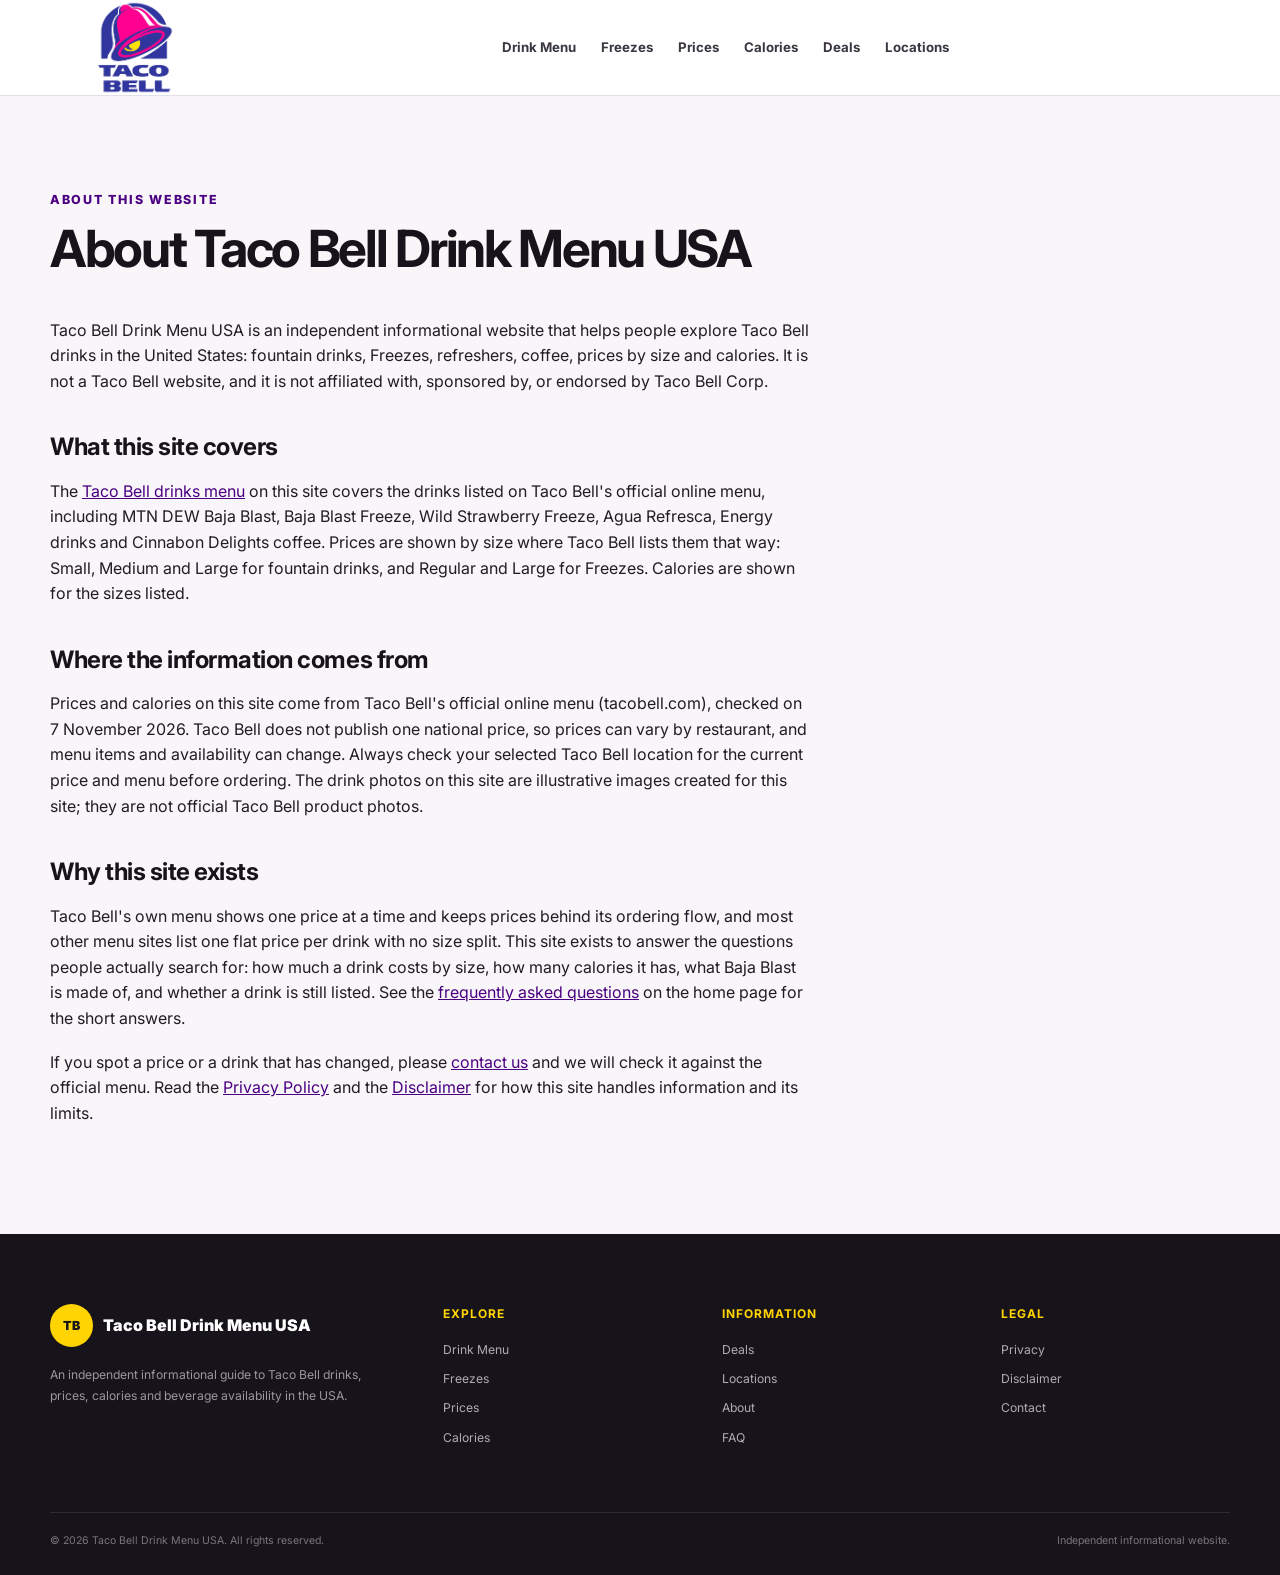
<file: about.html>
<!DOCTYPE html>
<html lang="en-US">
<head>
    <meta charset="UTF-8">

    <meta name="viewport" content="width=device-width, initial-scale=1.0">
    <title>About Taco Bell Drink Menu USA | Independent Drinks Guide</title>

    <meta name="description" content="About Taco Bell Drink Menu USA — an independent guide to Taco Bell drinks, prices, calories and availability, built from Taco Bell's official online menu.">

    <meta name="robots" content="index, follow">

    <link rel="canonical" href="https://www.tacobelldrinkmenu.site/about.html">

    <meta name="theme-color" content="#4b0082">

    <!-- OPEN GRAPH -->

    <meta property="og:type" content="website">
    <meta property="og:title" content="About Taco Bell Drink Menu USA | Independent Drinks Guide">
    <meta property="og:description" content="About Taco Bell Drink Menu USA — an independent guide to Taco Bell drinks, prices, calories and availability, built from Taco Bell's official online menu.">
    <meta property="og:url" content="https://www.tacobelldrinkmenu.site/about.html">
    <meta property="og:image" content="https://www.tacobelldrinkmenu.site/assets/images/og-image.jpg">

    <!-- TWITTER -->

    <meta name="twitter:card" content="summary_large_image">
    <meta name="twitter:title" content="About Taco Bell Drink Menu USA | Independent Drinks Guide">
    <meta name="twitter:description" content="About Taco Bell Drink Menu USA — an independent guide to Taco Bell drinks, prices, calories and availability, built from Taco Bell's official online menu.">
    <meta name="twitter:image" content="https://www.tacobelldrinkmenu.site/assets/images/og-image.jpg">

    <!-- FAVICON -->

    <link rel="icon" type="image/svg+xml" href="assets/favicon.svg">

    <link rel="apple-touch-icon" href="logo.png">

    <!-- FONT -->

    <link rel="preconnect" href="https://fonts.googleapis.com">

    <link rel="preconnect" href="https://fonts.gstatic.com" crossorigin>

    <link href="https://fonts.googleapis.com/css2?family=Inter:wght@400;500;600;700;800;900&display=swap" rel="stylesheet">

    <!-- STYLESHEET -->

    <link rel="stylesheet" href="style.css">


    <!-- =========================================================
         WEBSITE STRUCTURED DATA
    ========================================================== -->

    <script type="application/ld+json">
    {
        "@context": "https://schema.org",
        "@type": "AboutPage",
        "name": "About Taco Bell Drink Menu USA",
        "url": "https://www.tacobelldrinkmenu.site/about.html",
        "description": "About Taco Bell Drink Menu USA — an independent guide to Taco Bell drinks, prices, calories and availability in the USA."
    }
    </script>

</head>


<body class="subpage">


<header class="site-header" id="top">

    <div class="container header-inner">

        <a href="index.html" class="site-logo">
    <img src="logo.png" alt="Taco Bell Drink Menu" class="logo-image">
</a>


        <nav class="desktop-nav" aria-label="Main navigation">

            <a href="index.html#menu">Drink Menu</a>

            <a href="index.html#freezes">Freezes</a>

            <a href="index.html#prices">Prices</a>

            <a href="index.html#calories">Calories</a>

            <a href="index.html#deals">Deals</a>

            <a href="index.html#locations">Locations</a>

        </nav>


        <div class="header-actions">

            <button class="search-toggle" id="searchToggle" aria-label="Open search">
                <span>⌕</span>
            </button>

            <button class="mobile-menu-toggle" id="mobileMenuToggle" aria-label="Open menu">
                <span></span>
                <span></span>
                <span></span>
            </button>

        </div>

    </div>


    <div class="mobile-nav" id="mobileNav">

        <a href="index.html#menu">Drink Menu</a>

        <a href="index.html#freezes">Freezes</a>

        <a href="index.html#prices">Prices</a>

        <a href="index.html#calories">Calories</a>

        <a href="index.html#deals">Deals</a>

        <a href="index.html#locations">Locations</a>

        <a href="index.html#faq">FAQ</a>

    </div>

</header>



<!-- =========================================================
     SEARCH OVERLAY
========================================================== -->

<div class="search-overlay" id="searchOverlay">

    <div class="search-box">

        <button class="close-search" id="closeSearch" aria-label="Close search">
            ×
        </button>

        <span class="search-label">SEARCH TACO BELL DRINKS</span>

        <input
            type="search"
            id="drinkSearch"
            placeholder="Search Baja Blast, Pepsi, Freeze..."
            autocomplete="off"
        >

        <p>Search the drink menu by name or category.</p>

    </div>

</div>



<!-- =========================================================
     MAIN CONTENT
========================================================== -->

<main>


<section class="section">

    <div class="container page-content">

        <div class="section-heading">

            <div>

                <span class="section-label">
                    ABOUT THIS WEBSITE
                </span>

                <h1>
                    About Taco Bell Drink Menu USA
                </h1>

            </div>

        </div>

        <p>
            Taco Bell Drink Menu USA is an independent informational website
            that helps people explore Taco Bell drinks in the United States:
            fountain drinks, Freezes, refreshers, coffee, prices by size and
            calories. It is not a Taco Bell website, and it is not affiliated
            with, sponsored by, or endorsed by Taco Bell Corp.
        </p>

        <h2>
            What this site covers
        </h2>

        <p>
            The <a href="index.html">Taco Bell drinks menu</a> on this site
            covers the drinks listed on Taco Bell's official online menu,
            including MTN DEW Baja Blast, Baja Blast Freeze, Wild Strawberry
            Freeze, Agua Refresca, Energy drinks and Cinnabon Delights coffee.
            Prices are shown by size where Taco Bell lists them that way:
            Small, Medium and Large for fountain drinks, and Regular and
            Large for Freezes. Calories are shown for the sizes listed.
        </p>

        <h2>
            Where the information comes from
        </h2>

        <p>
            Prices and calories on this site come from Taco Bell's official
            online menu (tacobell.com), checked on 7 November 2026. Taco Bell
            does not publish one national price, so prices can vary by
            restaurant, and menu items and availability can change. Always
            check your selected Taco Bell location for the current price and
            menu before ordering. The drink photos on this site are
            illustrative images created for this site; they are not official
            Taco Bell product photos.
        </p>

        <h2>
            Why this site exists
        </h2>

        <p>
            Taco Bell's own menu shows one price at a time and keeps prices
            behind its ordering flow, and most other menu sites list one flat
            price per drink with no size split. This site exists to answer the
            questions people actually search for: how much a drink costs by
            size, how many calories it has, what Baja Blast is made of, and
            whether a drink is still listed. See the
            <a href="index.html#faq">frequently asked questions</a> on the
            home page for the short answers.
        </p>

        <p>
            If you spot a price or a drink that has changed, please
            <a href="contact.html">contact us</a> and we will check it
            against the official menu. Read the
            <a href="privacy.html">Privacy Policy</a> and the
            <a href="disclaimer.html">Disclaimer</a> for how this site
            handles information and its limits.
        </p>

    </div>

</section>


</main>



<footer class="site-footer">

    <div class="container footer-grid">


        <div class="footer-brand">

            <a href="index.html" class="footer-logo">

                <span class="logo-symbol">
                    TB
                </span>

                <span>
                    Taco Bell Drink Menu USA
                </span>

            </a>

            <p>
                An independent informational guide to Taco Bell drinks,
                prices, calories and beverage availability in the USA.
            </p>

        </div>


        <div class="footer-column">

            <h3>
                Explore
            </h3>

            <a href="index.html#menu">
                Drink Menu
            </a>

            <a href="index.html#freezes">
                Freezes
            </a>

            <a href="index.html#prices">
                Prices
            </a>

            <a href="index.html#calories">
                Calories
            </a>

        </div>


        <div class="footer-column">

            <h3>
                Information
            </h3>

            <a href="index.html#deals">
                Deals
            </a>

            <a href="index.html#locations">
                Locations
            </a>

            <a href="about.html">
                About
            </a>

            <a href="index.html#faq">
                FAQ
            </a>

        </div>


        <div class="footer-column">

            <h3>
                Legal
            </h3>

            <a href="privacy.html">
                Privacy
            </a>

            <a href="disclaimer.html">
                Disclaimer
            </a>

            <a href="contact.html">
                Contact
            </a>

        </div>

    </div>


    <div class="container footer-bottom">

        <p>
            © 2026 Taco Bell Drink Menu USA. All rights reserved.
        </p>

        <p>
            Independent informational website.
        </p>

    </div>

</footer>



<!-- =========================================================
     BACK TO TOP
========================================================== -->

<button
    class="back-to-top"
    id="backToTop"
    aria-label="Back to top"
>
    ↑
</button>



<!-- =========================================================
     JAVASCRIPT
========================================================== -->

<script src="script.js"></script>


</body>
</html>
</file>
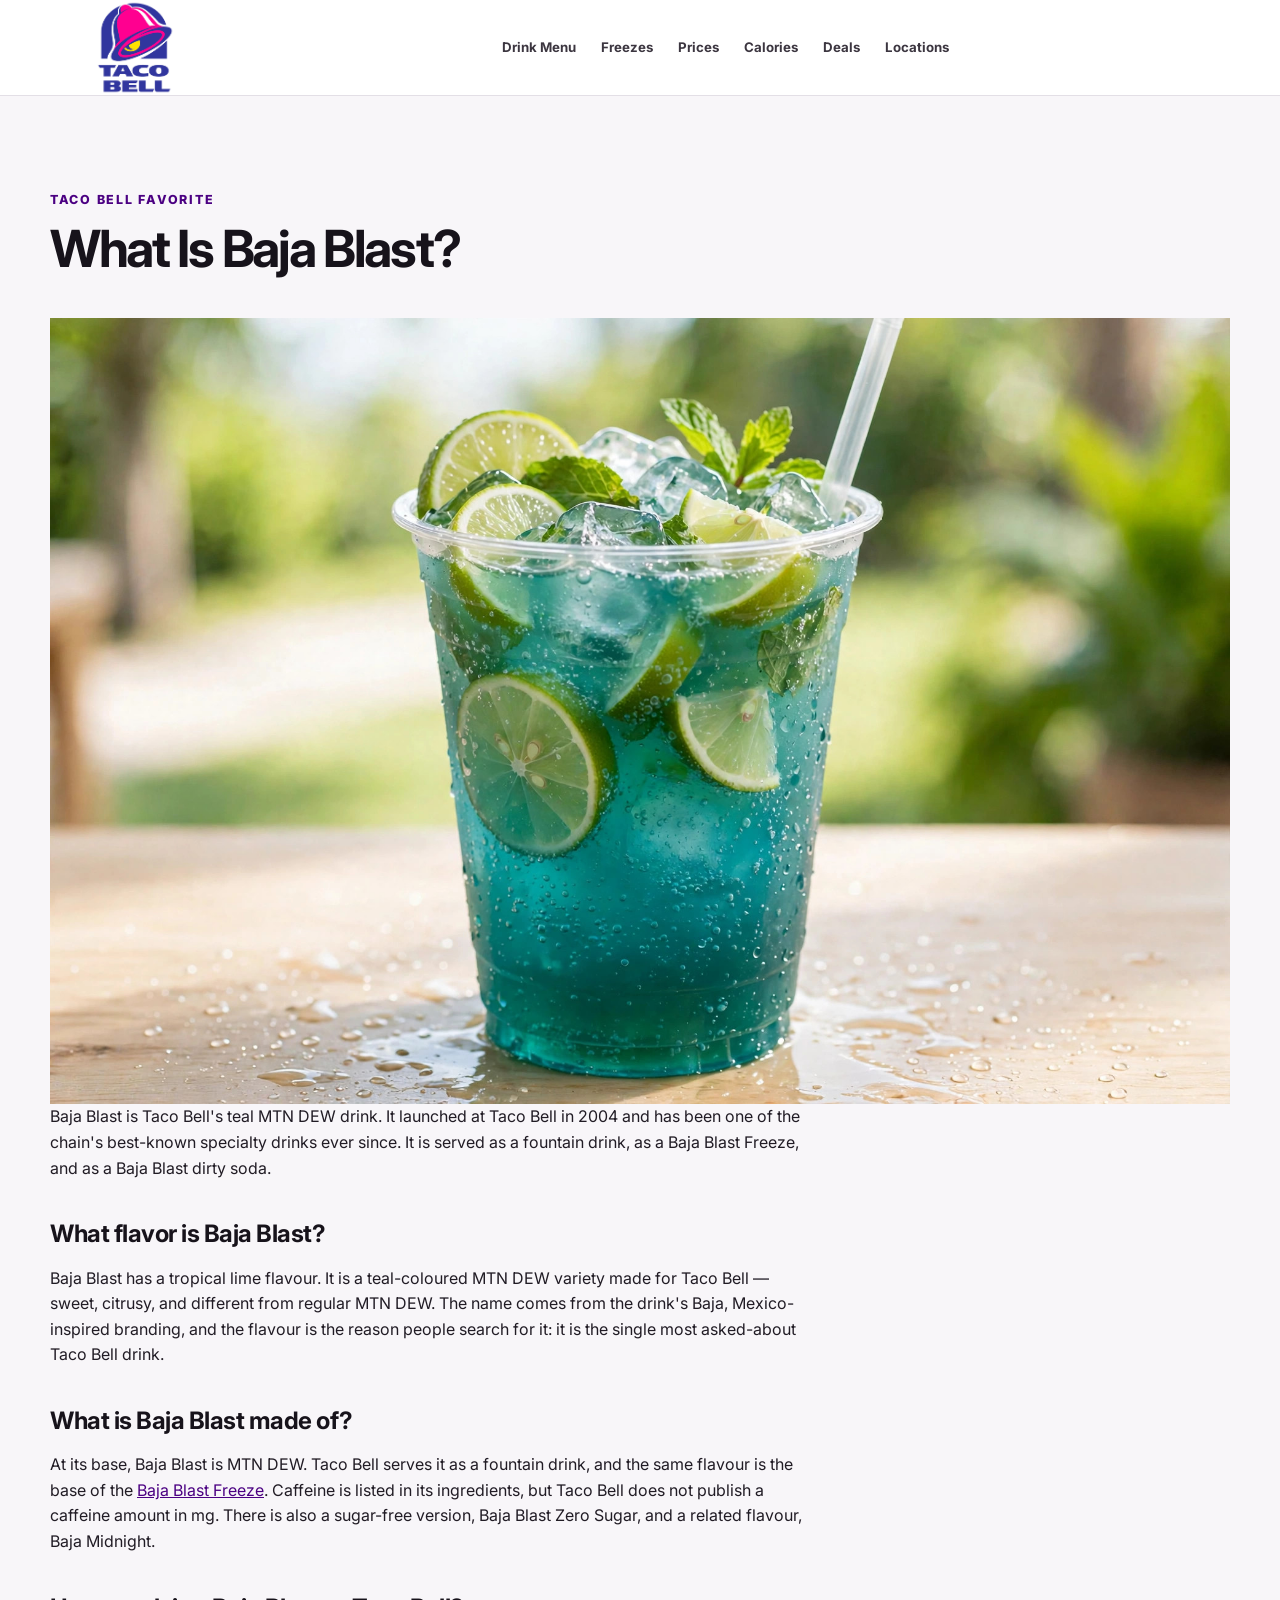
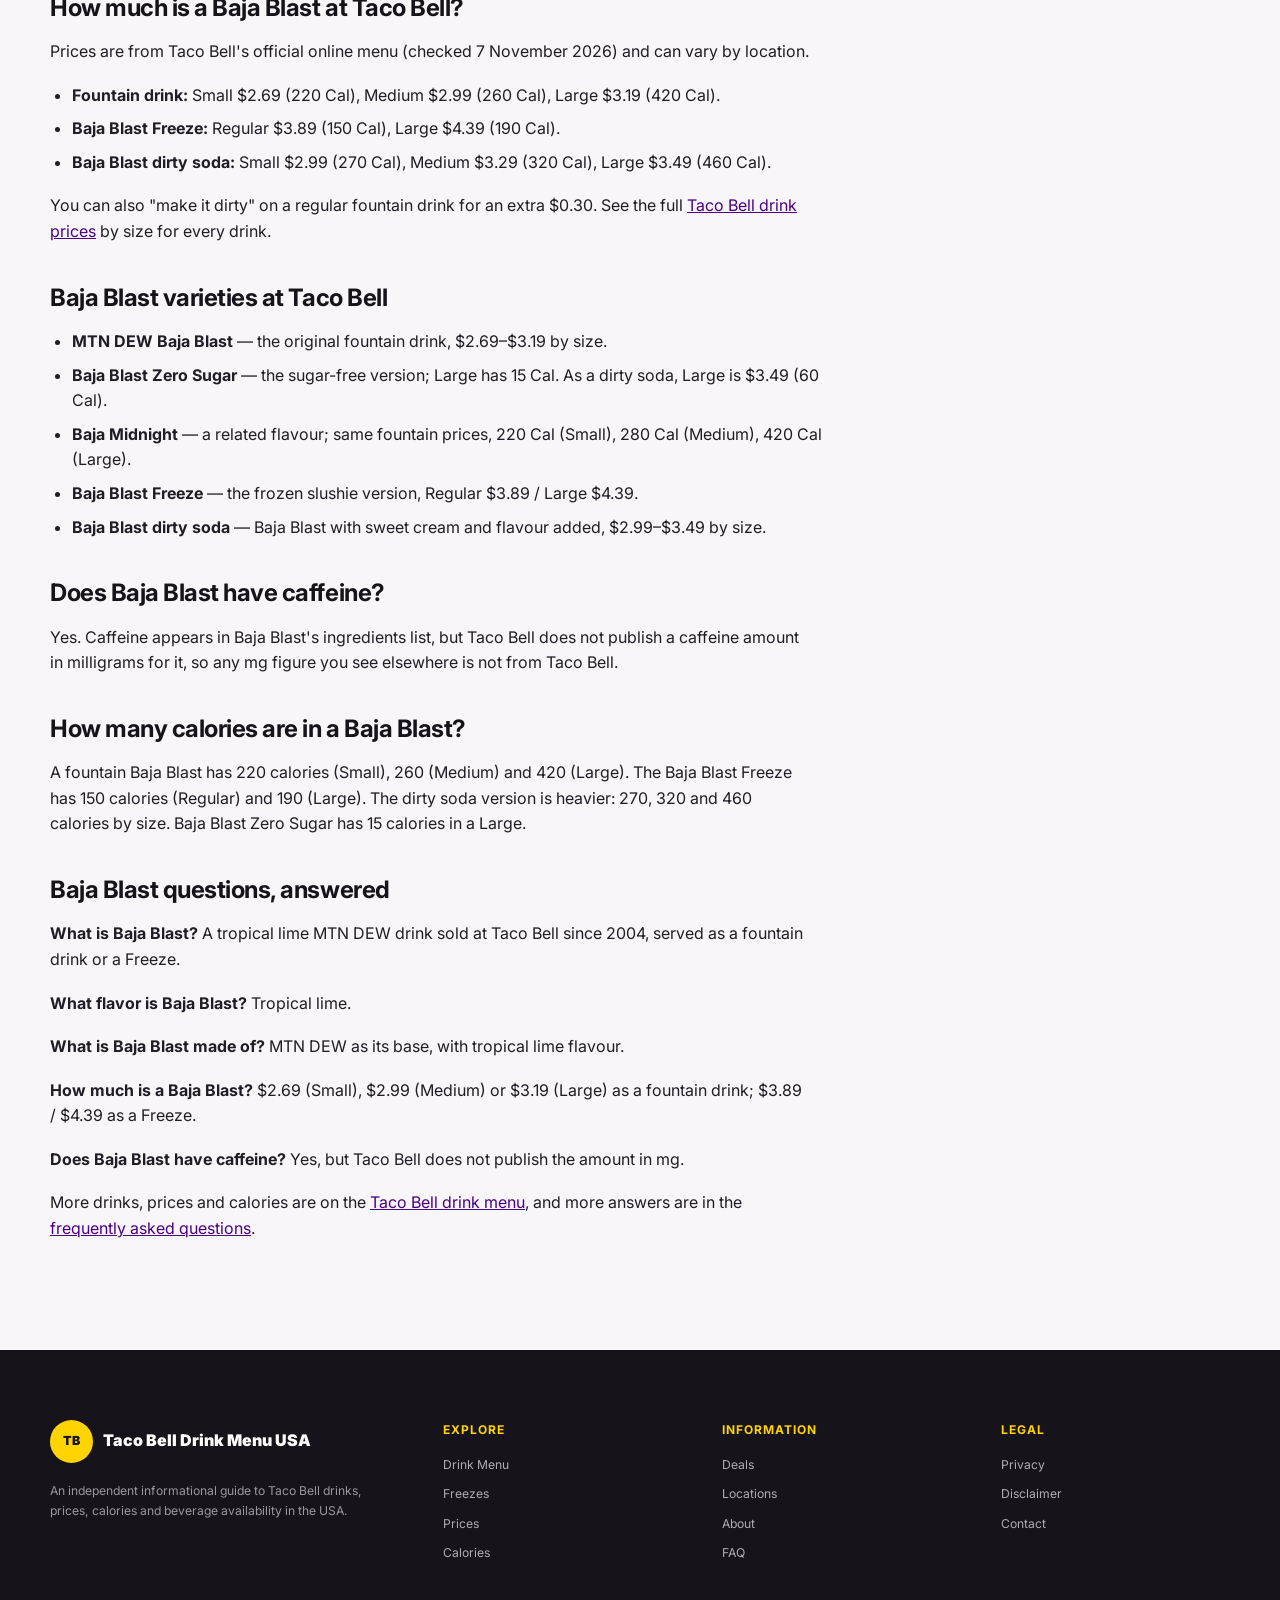
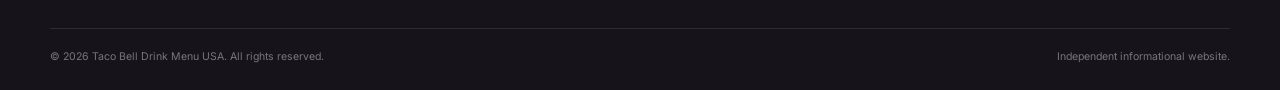
<file: baja-blast.html>
<!DOCTYPE html>
<html lang="en-US">
<head>
    <meta charset="UTF-8">

    <meta name="viewport" content="width=device-width, initial-scale=1.0">
    <title>What Is Baja Blast? Flavor, Price & Calories (2026) | Taco Bell Drink Menu USA</title>

    <meta name="description" content="What is Baja Blast? Taco Bell's tropical lime MTN DEW drink — flavor, what it is made of, prices by size ($2.69–$3.19), calories, caffeine and the Baja Blast Freeze.">

    <meta name="robots" content="index, follow">

    <link rel="canonical" href="https://www.tacobelldrinkmenu.site/baja-blast.html">

    <meta name="theme-color" content="#4b0082">

    <!-- OPEN GRAPH -->

    <meta property="og:type" content="website">
    <meta property="og:title" content="What Is Baja Blast? Flavor, Price & Calories (2026) | Taco Bell Drink Menu USA">
    <meta property="og:description" content="What is Baja Blast? Taco Bell's tropical lime MTN DEW drink — flavor, what it is made of, prices by size ($2.69–$3.19), calories, caffeine and the Baja Blast Freeze.">
    <meta property="og:url" content="https://www.tacobelldrinkmenu.site/baja-blast.html">
    <meta property="og:image" content="https://www.tacobelldrinkmenu.site/assets/images/baja-blast.jpg">

    <!-- TWITTER -->

    <meta name="twitter:card" content="summary_large_image">
    <meta name="twitter:title" content="What Is Baja Blast? Flavor, Price & Calories (2026) | Taco Bell Drink Menu USA">
    <meta name="twitter:description" content="What is Baja Blast? Taco Bell's tropical lime MTN DEW drink — flavor, what it is made of, prices by size ($2.69–$3.19), calories, caffeine and the Baja Blast Freeze.">
    <meta name="twitter:image" content="https://www.tacobelldrinkmenu.site/assets/images/baja-blast.jpg">

    <!-- FAVICON -->

    <link rel="icon" type="image/svg+xml" href="assets/favicon.svg">

    <link rel="apple-touch-icon" href="logo.png">

    <!-- FONT -->

    <link rel="preconnect" href="https://fonts.googleapis.com">

    <link rel="preconnect" href="https://fonts.gstatic.com" crossorigin>

    <link href="https://fonts.googleapis.com/css2?family=Inter:wght@400;500;600;700;800;900&display=swap" rel="stylesheet">

    <!-- STYLESHEET -->

    <link rel="stylesheet" href="style.css">


    <!-- =========================================================
         WEBSITE STRUCTURED DATA
    ========================================================== -->

    <script type="application/ld+json">
    {
        "@context": "https://schema.org",
        "@type": "FAQPage",
        "mainEntity": [
            {
                "@type": "Question",
                "name": "What is Baja Blast?",
                "acceptedAnswer": {
                    "@type": "Answer",
                    "text": "Baja Blast is a tropical lime flavoured MTN DEW drink sold at Taco Bell. It launched at Taco Bell in 2004 and is served as a fountain drink and as a Baja Blast Freeze."
                }
            },
            {
                "@type": "Question",
                "name": "What flavor is Baja Blast?",
                "acceptedAnswer": {
                    "@type": "Answer",
                    "text": "Baja Blast has a tropical lime flavour. It is a teal-coloured MTN DEW variety made for Taco Bell."
                }
            },
            {
                "@type": "Question",
                "name": "What is Baja Blast made of?",
                "acceptedAnswer": {
                    "@type": "Answer",
                    "text": "Baja Blast is made from MTN DEW as its base, with a tropical lime flavour. At Taco Bell it is served as a fountain drink, as a Baja Blast Freeze, or as a Baja Blast dirty soda."
                }
            },
            {
                "@type": "Question",
                "name": "How much is a Baja Blast at Taco Bell?",
                "acceptedAnswer": {
                    "@type": "Answer",
                    "text": "As a fountain drink, Baja Blast costs Small $2.69, Medium $2.99 and Large $3.19. As a Baja Blast Freeze it costs Regular $3.89 and Large $4.39. Prices are from Taco Bell's official online menu and can vary by location."
                }
            },
            {
                "@type": "Question",
                "name": "Does Baja Blast have caffeine?",
                "acceptedAnswer": {
                    "@type": "Answer",
                    "text": "Yes, caffeine is listed in Baja Blast's ingredients, but Taco Bell does not publish a caffeine amount in mg for it."
                }
            },
            {
                "@type": "Question",
                "name": "How many calories are in a Baja Blast?",
                "acceptedAnswer": {
                    "@type": "Answer",
                    "text": "A Baja Blast fountain drink has 220 calories in Small, 260 in Medium and 420 in Large. A Baja Blast Freeze has 150 calories in Regular and 190 in Large."
                }
            }
        ]
    }
    </script>

</head>


<body class="subpage">


<header class="site-header" id="top">

    <div class="container header-inner">

        <a href="index.html" class="site-logo">
    <img src="logo.png" alt="Taco Bell Drink Menu" class="logo-image">
</a>


        <nav class="desktop-nav" aria-label="Main navigation">

            <a href="index.html#menu">Drink Menu</a>

            <a href="index.html#freezes">Freezes</a>

            <a href="index.html#prices">Prices</a>

            <a href="index.html#calories">Calories</a>

            <a href="index.html#deals">Deals</a>

            <a href="index.html#locations">Locations</a>

        </nav>


        <div class="header-actions">

            <button class="search-toggle" id="searchToggle" aria-label="Open search">
                <span>⌕</span>
            </button>

            <button class="mobile-menu-toggle" id="mobileMenuToggle" aria-label="Open menu">
                <span></span>
                <span></span>
                <span></span>
            </button>

        </div>

    </div>


    <div class="mobile-nav" id="mobileNav">

        <a href="index.html#menu">Drink Menu</a>

        <a href="index.html#freezes">Freezes</a>

        <a href="index.html#prices">Prices</a>

        <a href="index.html#calories">Calories</a>

        <a href="index.html#deals">Deals</a>

        <a href="index.html#locations">Locations</a>

        <a href="index.html#faq">FAQ</a>

    </div>

</header>



<!-- =========================================================
     SEARCH OVERLAY
========================================================== -->

<div class="search-overlay" id="searchOverlay">

    <div class="search-box">

        <button class="close-search" id="closeSearch" aria-label="Close search">
            ×
        </button>

        <span class="search-label">SEARCH TACO BELL DRINKS</span>

        <input
            type="search"
            id="drinkSearch"
            placeholder="Search Baja Blast, Pepsi, Freeze..."
            autocomplete="off"
        >

        <p>Search the drink menu by name or category.</p>

    </div>

</div>



<!-- =========================================================
     MAIN CONTENT
========================================================== -->

<main>


<section class="section">

    <div class="container page-content">

        <div class="section-heading">

            <div>

                <span class="section-label">
                    TACO BELL FAVORITE
                </span>

                <h1>
                    What Is Baja Blast?
                </h1>

            </div>

        </div>

        <img src="assets/images/baja-blast.jpg" alt="Teal Baja Blast fountain drink with lime and ice" class="featured-photo" loading="lazy">

        <p>
            Baja Blast is Taco Bell's teal MTN DEW drink. It launched at
            Taco Bell in 2004 and has been one of the chain's best-known
            specialty drinks ever since. It is served as a fountain drink,
            as a Baja Blast Freeze, and as a Baja Blast dirty soda.
        </p>

        <h2>
            What flavor is Baja Blast?
        </h2>

        <p>
            Baja Blast has a tropical lime flavour. It is a teal-coloured
            MTN DEW variety made for Taco Bell — sweet, citrusy, and
            different from regular MTN DEW. The name comes from the drink's
            Baja, Mexico-inspired branding, and the flavour is the reason
            people search for it: it is the single most asked-about Taco
            Bell drink.
        </p>

        <h2>
            What is Baja Blast made of?
        </h2>

        <p>
            At its base, Baja Blast is MTN DEW. Taco Bell serves it as a
            fountain drink, and the same flavour is the base of the
            <a href="index.html#freezes">Baja Blast Freeze</a>. Caffeine is
            listed in its ingredients, but Taco Bell does not publish a
            caffeine amount in mg. There is also a sugar-free version,
            Baja Blast Zero Sugar, and a related flavour, Baja Midnight.
        </p>

        <h2>
            How much is a Baja Blast at Taco Bell?
        </h2>

        <p>
            Prices are from Taco Bell's official online menu (checked
            7 November 2026) and can vary by location.
        </p>

        <ul>
            <li><strong>Fountain drink:</strong> Small $2.69 (220 Cal), Medium $2.99 (260 Cal), Large $3.19 (420 Cal).</li>
            <li><strong>Baja Blast Freeze:</strong> Regular $3.89 (150 Cal), Large $4.39 (190 Cal).</li>
            <li><strong>Baja Blast dirty soda:</strong> Small $2.99 (270 Cal), Medium $3.29 (320 Cal), Large $3.49 (460 Cal).</li>
        </ul>

        <p>
            You can also "make it dirty" on a regular fountain drink for
            an extra $0.30. See the full
            <a href="index.html#prices">Taco Bell drink prices</a> by size
            for every drink.
        </p>

        <h2>
            Baja Blast varieties at Taco Bell
        </h2>

        <ul>
            <li><strong>MTN DEW Baja Blast</strong> — the original fountain drink, $2.69–$3.19 by size.</li>
            <li><strong>Baja Blast Zero Sugar</strong> — the sugar-free version; Large has 15 Cal. As a dirty soda, Large is $3.49 (60 Cal).</li>
            <li><strong>Baja Midnight</strong> — a related flavour; same fountain prices, 220 Cal (Small), 280 Cal (Medium), 420 Cal (Large).</li>
            <li><strong>Baja Blast Freeze</strong> — the frozen slushie version, Regular $3.89 / Large $4.39.</li>
            <li><strong>Baja Blast dirty soda</strong> — Baja Blast with sweet cream and flavour added, $2.99–$3.49 by size.</li>
        </ul>

        <h2>
            Does Baja Blast have caffeine?
        </h2>

        <p>
            Yes. Caffeine appears in Baja Blast's ingredients list, but
            Taco Bell does not publish a caffeine amount in milligrams for
            it, so any mg figure you see elsewhere is not from Taco Bell.
        </p>

        <h2>
            How many calories are in a Baja Blast?
        </h2>

        <p>
            A fountain Baja Blast has 220 calories (Small), 260 (Medium)
            and 420 (Large). The Baja Blast Freeze has 150 calories
            (Regular) and 190 (Large). The dirty soda version is heavier:
            270, 320 and 460 calories by size. Baja Blast Zero Sugar has
            15 calories in a Large.
        </p>

        <h2>
            Baja Blast questions, answered
        </h2>

        <p>
            <strong>What is Baja Blast?</strong> A tropical lime MTN DEW
            drink sold at Taco Bell since 2004, served as a fountain drink
            or a Freeze.
        </p>

        <p>
            <strong>What flavor is Baja Blast?</strong> Tropical lime.
        </p>

        <p>
            <strong>What is Baja Blast made of?</strong> MTN DEW as its
            base, with tropical lime flavour.
        </p>

        <p>
            <strong>How much is a Baja Blast?</strong> $2.69 (Small),
            $2.99 (Medium) or $3.19 (Large) as a fountain drink;
            $3.89 / $4.39 as a Freeze.
        </p>

        <p>
            <strong>Does Baja Blast have caffeine?</strong> Yes, but Taco
            Bell does not publish the amount in mg.
        </p>

        <p>
            More drinks, prices and calories are on the
            <a href="index.html">Taco Bell drink menu</a>, and more
            answers are in the
            <a href="index.html#faq">frequently asked questions</a>.
        </p>

    </div>

</section>


</main>



<footer class="site-footer">

    <div class="container footer-grid">


        <div class="footer-brand">

            <a href="index.html" class="footer-logo">

                <span class="logo-symbol">
                    TB
                </span>

                <span>
                    Taco Bell Drink Menu USA
                </span>

            </a>

            <p>
                An independent informational guide to Taco Bell drinks,
                prices, calories and beverage availability in the USA.
            </p>

        </div>


        <div class="footer-column">

            <h3>
                Explore
            </h3>

            <a href="index.html#menu">
                Drink Menu
            </a>

            <a href="index.html#freezes">
                Freezes
            </a>

            <a href="index.html#prices">
                Prices
            </a>

            <a href="index.html#calories">
                Calories
            </a>

        </div>


        <div class="footer-column">

            <h3>
                Information
            </h3>

            <a href="index.html#deals">
                Deals
            </a>

            <a href="index.html#locations">
                Locations
            </a>

            <a href="about.html">
                About
            </a>

            <a href="index.html#faq">
                FAQ
            </a>

        </div>


        <div class="footer-column">

            <h3>
                Legal
            </h3>

            <a href="privacy.html">
                Privacy
            </a>

            <a href="disclaimer.html">
                Disclaimer
            </a>

            <a href="contact.html">
                Contact
            </a>

        </div>

    </div>


    <div class="container footer-bottom">

        <p>
            © 2026 Taco Bell Drink Menu USA. All rights reserved.
        </p>

        <p>
            Independent informational website.
        </p>

    </div>

</footer>



<!-- =========================================================
     BACK TO TOP
========================================================== -->

<button
    class="back-to-top"
    id="backToTop"
    aria-label="Back to top"
>
    ↑
</button>



<!-- =========================================================
     JAVASCRIPT
========================================================== -->

<script src="script.js"></script>


</body>
</html>
</file>
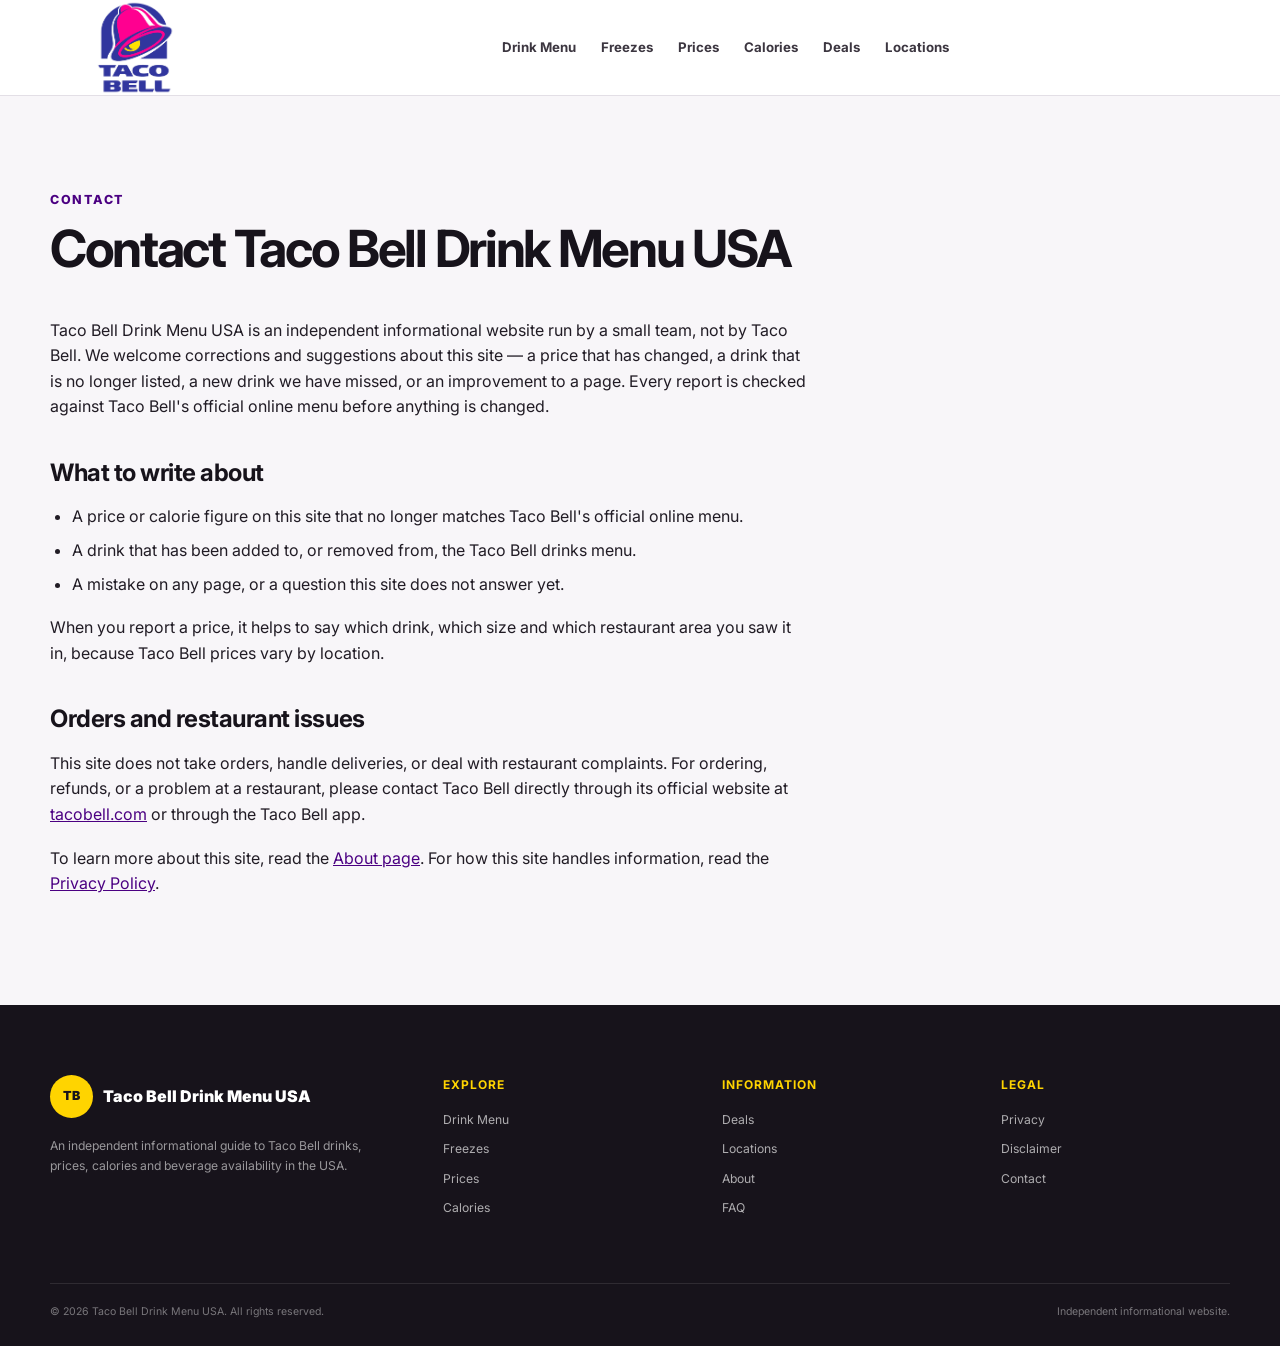
<file: contact.html>
<!DOCTYPE html>
<html lang="en-US">
<head>
    <meta charset="UTF-8">

    <meta name="viewport" content="width=device-width, initial-scale=1.0">
    <title>Contact Taco Bell Drink Menu USA</title>

    <meta name="description" content="Contact Taco Bell Drink Menu USA — report a wrong price, a missing drink or a menu change, or suggest an improvement to this independent drinks guide.">

    <meta name="robots" content="index, follow">

    <link rel="canonical" href="https://www.tacobelldrinkmenu.site/contact.html">

    <meta name="theme-color" content="#4b0082">

    <!-- OPEN GRAPH -->

    <meta property="og:type" content="website">
    <meta property="og:title" content="Contact Taco Bell Drink Menu USA">
    <meta property="og:description" content="Contact Taco Bell Drink Menu USA — report a wrong price, a missing drink or a menu change, or suggest an improvement to this independent drinks guide.">
    <meta property="og:url" content="https://www.tacobelldrinkmenu.site/contact.html">
    <meta property="og:image" content="https://www.tacobelldrinkmenu.site/assets/images/og-image.jpg">

    <!-- TWITTER -->

    <meta name="twitter:card" content="summary_large_image">
    <meta name="twitter:title" content="Contact Taco Bell Drink Menu USA">
    <meta name="twitter:description" content="Contact Taco Bell Drink Menu USA — report a wrong price, a missing drink or a menu change, or suggest an improvement to this independent drinks guide.">
    <meta name="twitter:image" content="https://www.tacobelldrinkmenu.site/assets/images/og-image.jpg">

    <!-- FAVICON -->

    <link rel="icon" type="image/svg+xml" href="assets/favicon.svg">

    <link rel="apple-touch-icon" href="logo.png">

    <!-- FONT -->

    <link rel="preconnect" href="https://fonts.googleapis.com">

    <link rel="preconnect" href="https://fonts.gstatic.com" crossorigin>

    <link href="https://fonts.googleapis.com/css2?family=Inter:wght@400;500;600;700;800;900&display=swap" rel="stylesheet">

    <!-- STYLESHEET -->

    <link rel="stylesheet" href="style.css">


    <!-- =========================================================
         WEBSITE STRUCTURED DATA
    ========================================================== -->

    <script type="application/ld+json">
    {
        "@context": "https://schema.org",
        "@type": "ContactPage",
        "name": "Contact Taco Bell Drink Menu USA",
        "url": "https://www.tacobelldrinkmenu.site/contact.html",
        "description": "Contact Taco Bell Drink Menu USA — report a wrong price, a missing drink or a menu change."
    }
    </script>

</head>


<body class="subpage">


<header class="site-header" id="top">

    <div class="container header-inner">

        <a href="index.html" class="site-logo">
    <img src="logo.png" alt="Taco Bell Drink Menu" class="logo-image">
</a>


        <nav class="desktop-nav" aria-label="Main navigation">

            <a href="index.html#menu">Drink Menu</a>

            <a href="index.html#freezes">Freezes</a>

            <a href="index.html#prices">Prices</a>

            <a href="index.html#calories">Calories</a>

            <a href="index.html#deals">Deals</a>

            <a href="index.html#locations">Locations</a>

        </nav>


        <div class="header-actions">

            <button class="search-toggle" id="searchToggle" aria-label="Open search">
                <span>⌕</span>
            </button>

            <button class="mobile-menu-toggle" id="mobileMenuToggle" aria-label="Open menu">
                <span></span>
                <span></span>
                <span></span>
            </button>

        </div>

    </div>


    <div class="mobile-nav" id="mobileNav">

        <a href="index.html#menu">Drink Menu</a>

        <a href="index.html#freezes">Freezes</a>

        <a href="index.html#prices">Prices</a>

        <a href="index.html#calories">Calories</a>

        <a href="index.html#deals">Deals</a>

        <a href="index.html#locations">Locations</a>

        <a href="index.html#faq">FAQ</a>

    </div>

</header>



<!-- =========================================================
     SEARCH OVERLAY
========================================================== -->

<div class="search-overlay" id="searchOverlay">

    <div class="search-box">

        <button class="close-search" id="closeSearch" aria-label="Close search">
            ×
        </button>

        <span class="search-label">SEARCH TACO BELL DRINKS</span>

        <input
            type="search"
            id="drinkSearch"
            placeholder="Search Baja Blast, Pepsi, Freeze..."
            autocomplete="off"
        >

        <p>Search the drink menu by name or category.</p>

    </div>

</div>



<!-- =========================================================
     MAIN CONTENT
========================================================== -->

<main>


<section class="section">

    <div class="container page-content">

        <div class="section-heading">

            <div>

                <span class="section-label">
                    CONTACT
                </span>

                <h1>
                    Contact Taco Bell Drink Menu USA
                </h1>

            </div>

        </div>

        <p>
            Taco Bell Drink Menu USA is an independent informational website
            run by a small team, not by Taco Bell. We welcome corrections and
            suggestions about this site — a price that has changed, a drink
            that is no longer listed, a new drink we have missed, or an
            improvement to a page. Every report is checked against Taco
            Bell's official online menu before anything is changed.
        </p>

        <h2>
            What to write about
        </h2>

        <ul>
            <li>A price or calorie figure on this site that no longer matches Taco Bell's official online menu.</li>
            <li>A drink that has been added to, or removed from, the Taco Bell drinks menu.</li>
            <li>A mistake on any page, or a question this site does not answer yet.</li>
        </ul>

        <p>
            When you report a price, it helps to say which drink, which size
            and which restaurant area you saw it in, because Taco Bell prices
            vary by location.
        </p>

        <h2>
            Orders and restaurant issues
        </h2>

        <p>
            This site does not take orders, handle deliveries, or deal with
            restaurant complaints. For ordering, refunds, or a problem at a
            restaurant, please contact Taco Bell directly through its official
            website at <a href="https://www.tacobell.com">tacobell.com</a>
            or through the Taco Bell app.
        </p>

        <p>
            To learn more about this site, read the
            <a href="about.html">About page</a>. For how this site handles
            information, read the
            <a href="privacy.html">Privacy Policy</a>.
        </p>

    </div>

</section>


</main>



<footer class="site-footer">

    <div class="container footer-grid">


        <div class="footer-brand">

            <a href="index.html" class="footer-logo">

                <span class="logo-symbol">
                    TB
                </span>

                <span>
                    Taco Bell Drink Menu USA
                </span>

            </a>

            <p>
                An independent informational guide to Taco Bell drinks,
                prices, calories and beverage availability in the USA.
            </p>

        </div>


        <div class="footer-column">

            <h3>
                Explore
            </h3>

            <a href="index.html#menu">
                Drink Menu
            </a>

            <a href="index.html#freezes">
                Freezes
            </a>

            <a href="index.html#prices">
                Prices
            </a>

            <a href="index.html#calories">
                Calories
            </a>

        </div>


        <div class="footer-column">

            <h3>
                Information
            </h3>

            <a href="index.html#deals">
                Deals
            </a>

            <a href="index.html#locations">
                Locations
            </a>

            <a href="about.html">
                About
            </a>

            <a href="index.html#faq">
                FAQ
            </a>

        </div>


        <div class="footer-column">

            <h3>
                Legal
            </h3>

            <a href="privacy.html">
                Privacy
            </a>

            <a href="disclaimer.html">
                Disclaimer
            </a>

            <a href="contact.html">
                Contact
            </a>

        </div>

    </div>


    <div class="container footer-bottom">

        <p>
            © 2026 Taco Bell Drink Menu USA. All rights reserved.
        </p>

        <p>
            Independent informational website.
        </p>

    </div>

</footer>



<!-- =========================================================
     BACK TO TOP
========================================================== -->

<button
    class="back-to-top"
    id="backToTop"
    aria-label="Back to top"
>
    ↑
</button>



<!-- =========================================================
     JAVASCRIPT
========================================================== -->

<script src="script.js"></script>


</body>
</html>
</file>
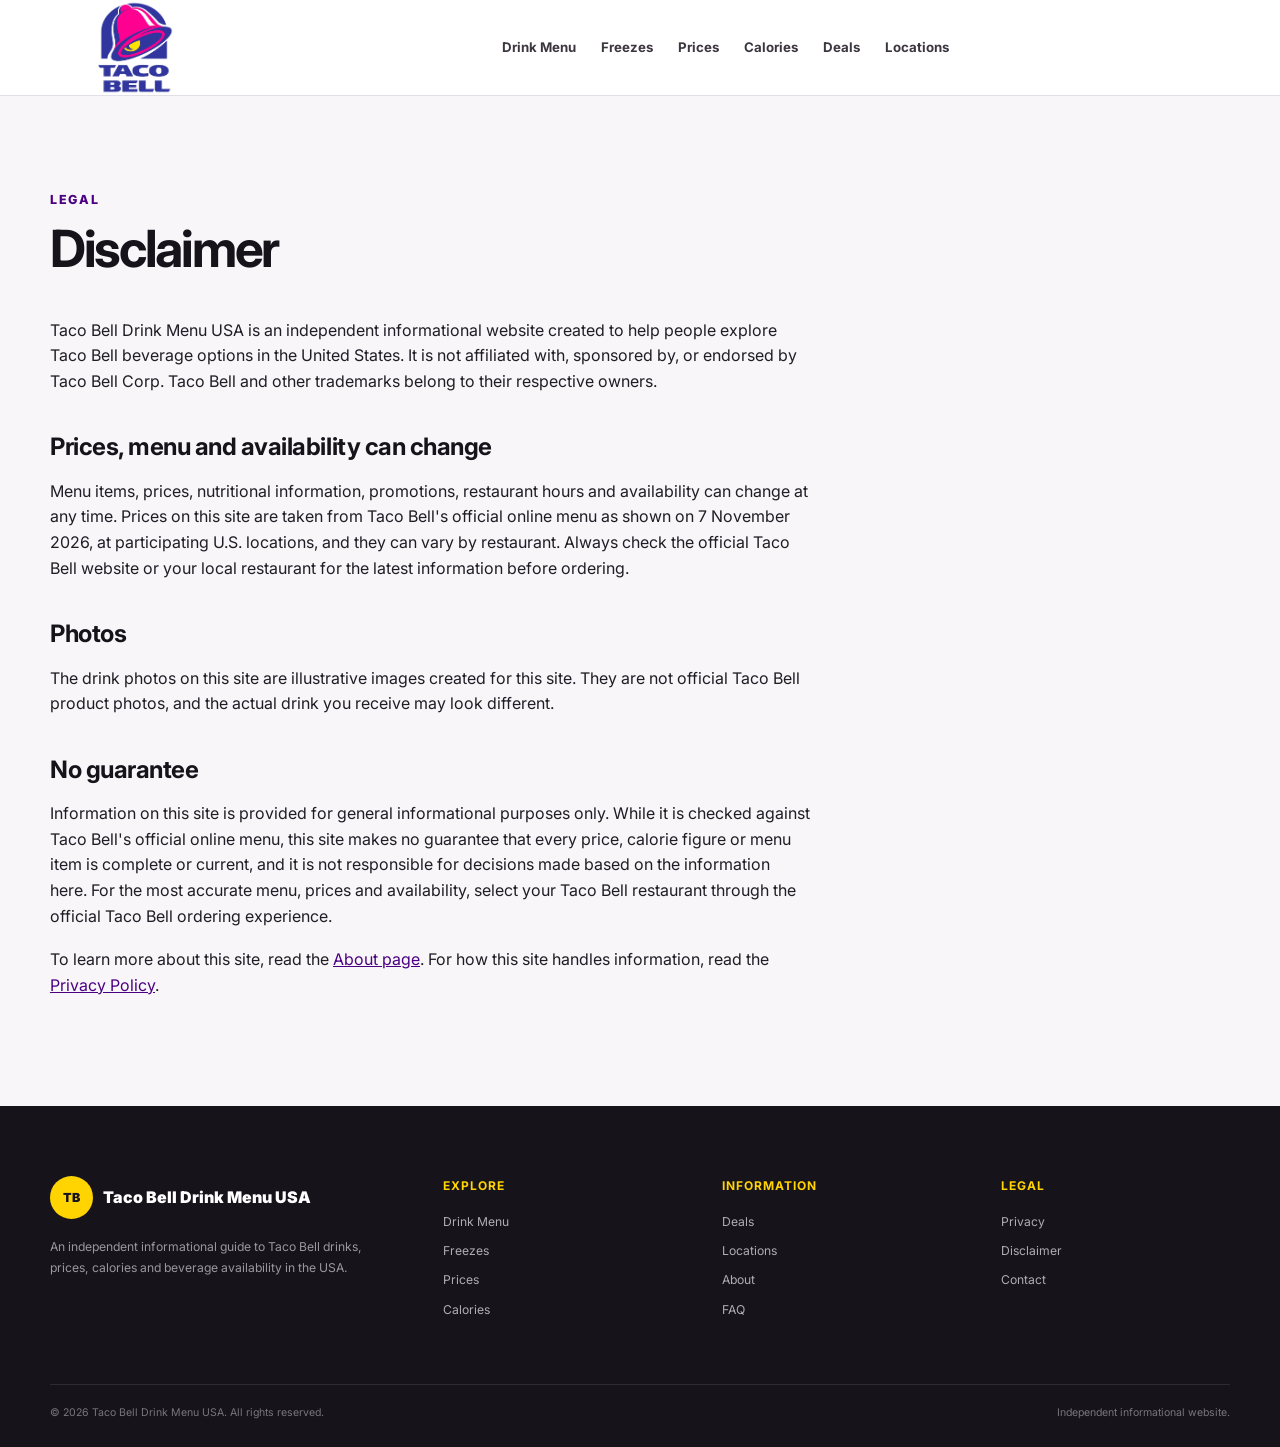
<file: disclaimer.html>
<!DOCTYPE html>
<html lang="en-US">
<head>
    <meta charset="UTF-8">

    <meta name="viewport" content="width=device-width, initial-scale=1.0">
    <title>Disclaimer | Taco Bell Drink Menu USA</title>

    <meta name="description" content="Disclaimer for Taco Bell Drink Menu USA — an independent informational guide, not affiliated with Taco Bell, with prices and availability that can change.">

    <meta name="robots" content="index, follow">

    <link rel="canonical" href="https://www.tacobelldrinkmenu.site/disclaimer.html">

    <meta name="theme-color" content="#4b0082">

    <!-- OPEN GRAPH -->

    <meta property="og:type" content="website">
    <meta property="og:title" content="Disclaimer | Taco Bell Drink Menu USA">
    <meta property="og:description" content="Disclaimer for Taco Bell Drink Menu USA — an independent informational guide, not affiliated with Taco Bell, with prices and availability that can change.">
    <meta property="og:url" content="https://www.tacobelldrinkmenu.site/disclaimer.html">
    <meta property="og:image" content="https://www.tacobelldrinkmenu.site/assets/images/og-image.jpg">

    <!-- TWITTER -->

    <meta name="twitter:card" content="summary_large_image">
    <meta name="twitter:title" content="Disclaimer | Taco Bell Drink Menu USA">
    <meta name="twitter:description" content="Disclaimer for Taco Bell Drink Menu USA — an independent informational guide, not affiliated with Taco Bell, with prices and availability that can change.">
    <meta name="twitter:image" content="https://www.tacobelldrinkmenu.site/assets/images/og-image.jpg">

    <!-- FAVICON -->

    <link rel="icon" type="image/svg+xml" href="assets/favicon.svg">

    <link rel="apple-touch-icon" href="logo.png">

    <!-- FONT -->

    <link rel="preconnect" href="https://fonts.googleapis.com">

    <link rel="preconnect" href="https://fonts.gstatic.com" crossorigin>

    <link href="https://fonts.googleapis.com/css2?family=Inter:wght@400;500;600;700;800;900&display=swap" rel="stylesheet">

    <!-- STYLESHEET -->

    <link rel="stylesheet" href="style.css">


    <!-- =========================================================
         WEBSITE STRUCTURED DATA
    ========================================================== -->

    <script type="application/ld+json">
    {
        "@context": "https://schema.org",
        "@type": "WebPage",
        "name": "Disclaimer | Taco Bell Drink Menu USA",
        "url": "https://www.tacobelldrinkmenu.site/disclaimer.html",
        "description": "Disclaimer for Taco Bell Drink Menu USA."
    }
    </script>

</head>


<body class="subpage">


<header class="site-header" id="top">

    <div class="container header-inner">

        <a href="index.html" class="site-logo">
    <img src="logo.png" alt="Taco Bell Drink Menu" class="logo-image">
</a>


        <nav class="desktop-nav" aria-label="Main navigation">

            <a href="index.html#menu">Drink Menu</a>

            <a href="index.html#freezes">Freezes</a>

            <a href="index.html#prices">Prices</a>

            <a href="index.html#calories">Calories</a>

            <a href="index.html#deals">Deals</a>

            <a href="index.html#locations">Locations</a>

        </nav>


        <div class="header-actions">

            <button class="search-toggle" id="searchToggle" aria-label="Open search">
                <span>⌕</span>
            </button>

            <button class="mobile-menu-toggle" id="mobileMenuToggle" aria-label="Open menu">
                <span></span>
                <span></span>
                <span></span>
            </button>

        </div>

    </div>


    <div class="mobile-nav" id="mobileNav">

        <a href="index.html#menu">Drink Menu</a>

        <a href="index.html#freezes">Freezes</a>

        <a href="index.html#prices">Prices</a>

        <a href="index.html#calories">Calories</a>

        <a href="index.html#deals">Deals</a>

        <a href="index.html#locations">Locations</a>

        <a href="index.html#faq">FAQ</a>

    </div>

</header>



<!-- =========================================================
     SEARCH OVERLAY
========================================================== -->

<div class="search-overlay" id="searchOverlay">

    <div class="search-box">

        <button class="close-search" id="closeSearch" aria-label="Close search">
            ×
        </button>

        <span class="search-label">SEARCH TACO BELL DRINKS</span>

        <input
            type="search"
            id="drinkSearch"
            placeholder="Search Baja Blast, Pepsi, Freeze..."
            autocomplete="off"
        >

        <p>Search the drink menu by name or category.</p>

    </div>

</div>



<!-- =========================================================
     MAIN CONTENT
========================================================== -->

<main>


<section class="section">

    <div class="container page-content">

        <div class="section-heading">

            <div>

                <span class="section-label">
                    LEGAL
                </span>

                <h1>
                    Disclaimer
                </h1>

            </div>

        </div>

        <p>
            Taco Bell Drink Menu USA is an independent informational website
            created to help people explore Taco Bell beverage options in the
            United States. It is not affiliated with, sponsored by, or
            endorsed by Taco Bell Corp. Taco Bell and other trademarks belong
            to their respective owners.
        </p>

        <h2>
            Prices, menu and availability can change
        </h2>

        <p>
            Menu items, prices, nutritional information, promotions,
            restaurant hours and availability can change at any time. Prices
            on this site are taken from Taco Bell's official online menu as
            shown on 7 November 2026, at participating U.S. locations, and
            they can vary by restaurant. Always check the official Taco Bell
            website or your local restaurant for the latest information before
            ordering.
        </p>

        <h2>
            Photos
        </h2>

        <p>
            The drink photos on this site are illustrative images created for
            this site. They are not official Taco Bell product photos, and
            the actual drink you receive may look different.
        </p>

        <h2>
            No guarantee
        </h2>

        <p>
            Information on this site is provided for general informational
            purposes only. While it is checked against Taco Bell's official
            online menu, this site makes no guarantee that every price,
            calorie figure or menu item is complete or current, and it is not
            responsible for decisions made based on the information here.
            For the most accurate menu, prices and availability, select your
            Taco Bell restaurant through the official Taco Bell ordering
            experience.
        </p>

        <p>
            To learn more about this site, read the
            <a href="about.html">About page</a>. For how this site handles
            information, read the
            <a href="privacy.html">Privacy Policy</a>.
        </p>

    </div>

</section>


</main>



<footer class="site-footer">

    <div class="container footer-grid">


        <div class="footer-brand">

            <a href="index.html" class="footer-logo">

                <span class="logo-symbol">
                    TB
                </span>

                <span>
                    Taco Bell Drink Menu USA
                </span>

            </a>

            <p>
                An independent informational guide to Taco Bell drinks,
                prices, calories and beverage availability in the USA.
            </p>

        </div>


        <div class="footer-column">

            <h3>
                Explore
            </h3>

            <a href="index.html#menu">
                Drink Menu
            </a>

            <a href="index.html#freezes">
                Freezes
            </a>

            <a href="index.html#prices">
                Prices
            </a>

            <a href="index.html#calories">
                Calories
            </a>

        </div>


        <div class="footer-column">

            <h3>
                Information
            </h3>

            <a href="index.html#deals">
                Deals
            </a>

            <a href="index.html#locations">
                Locations
            </a>

            <a href="about.html">
                About
            </a>

            <a href="index.html#faq">
                FAQ
            </a>

        </div>


        <div class="footer-column">

            <h3>
                Legal
            </h3>

            <a href="privacy.html">
                Privacy
            </a>

            <a href="disclaimer.html">
                Disclaimer
            </a>

            <a href="contact.html">
                Contact
            </a>

        </div>

    </div>


    <div class="container footer-bottom">

        <p>
            © 2026 Taco Bell Drink Menu USA. All rights reserved.
        </p>

        <p>
            Independent informational website.
        </p>

    </div>

</footer>



<!-- =========================================================
     BACK TO TOP
========================================================== -->

<button
    class="back-to-top"
    id="backToTop"
    aria-label="Back to top"
>
    ↑
</button>



<!-- =========================================================
     JAVASCRIPT
========================================================== -->

<script src="script.js"></script>


</body>
</html>
</file>
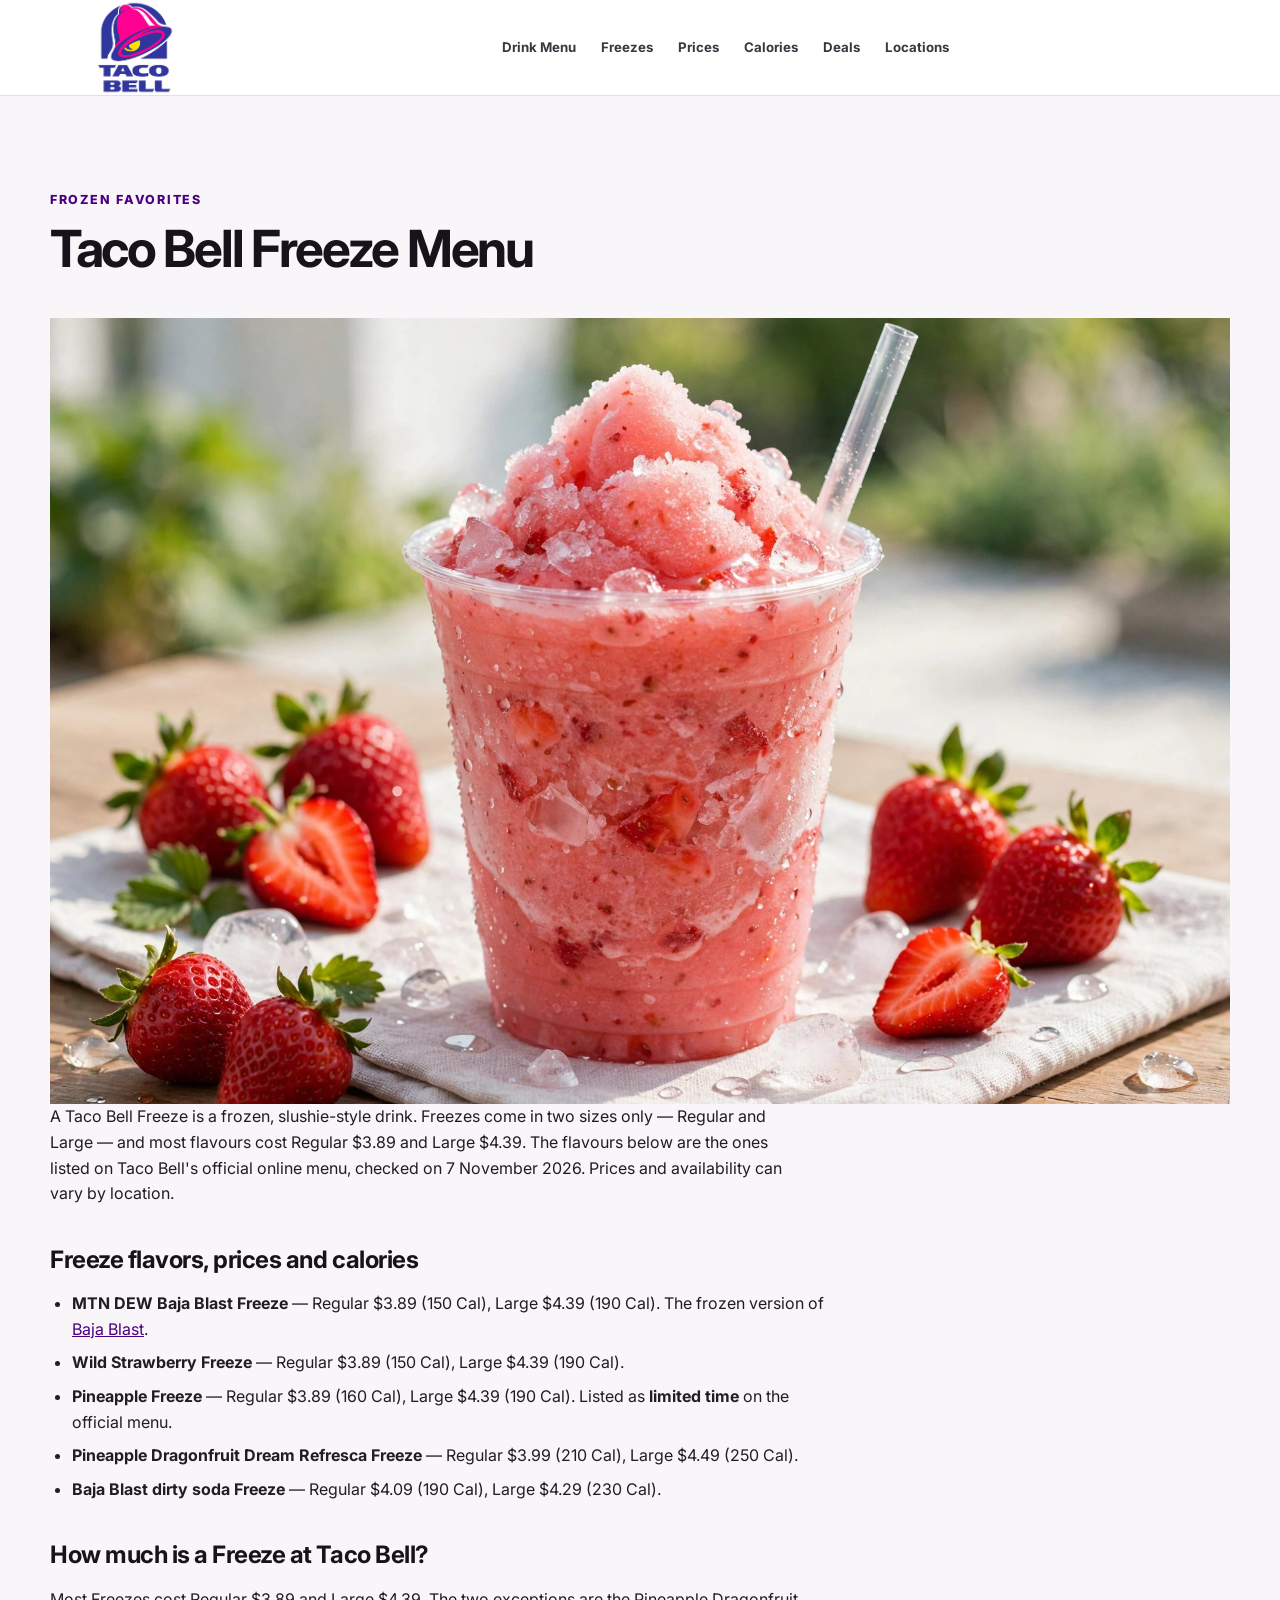
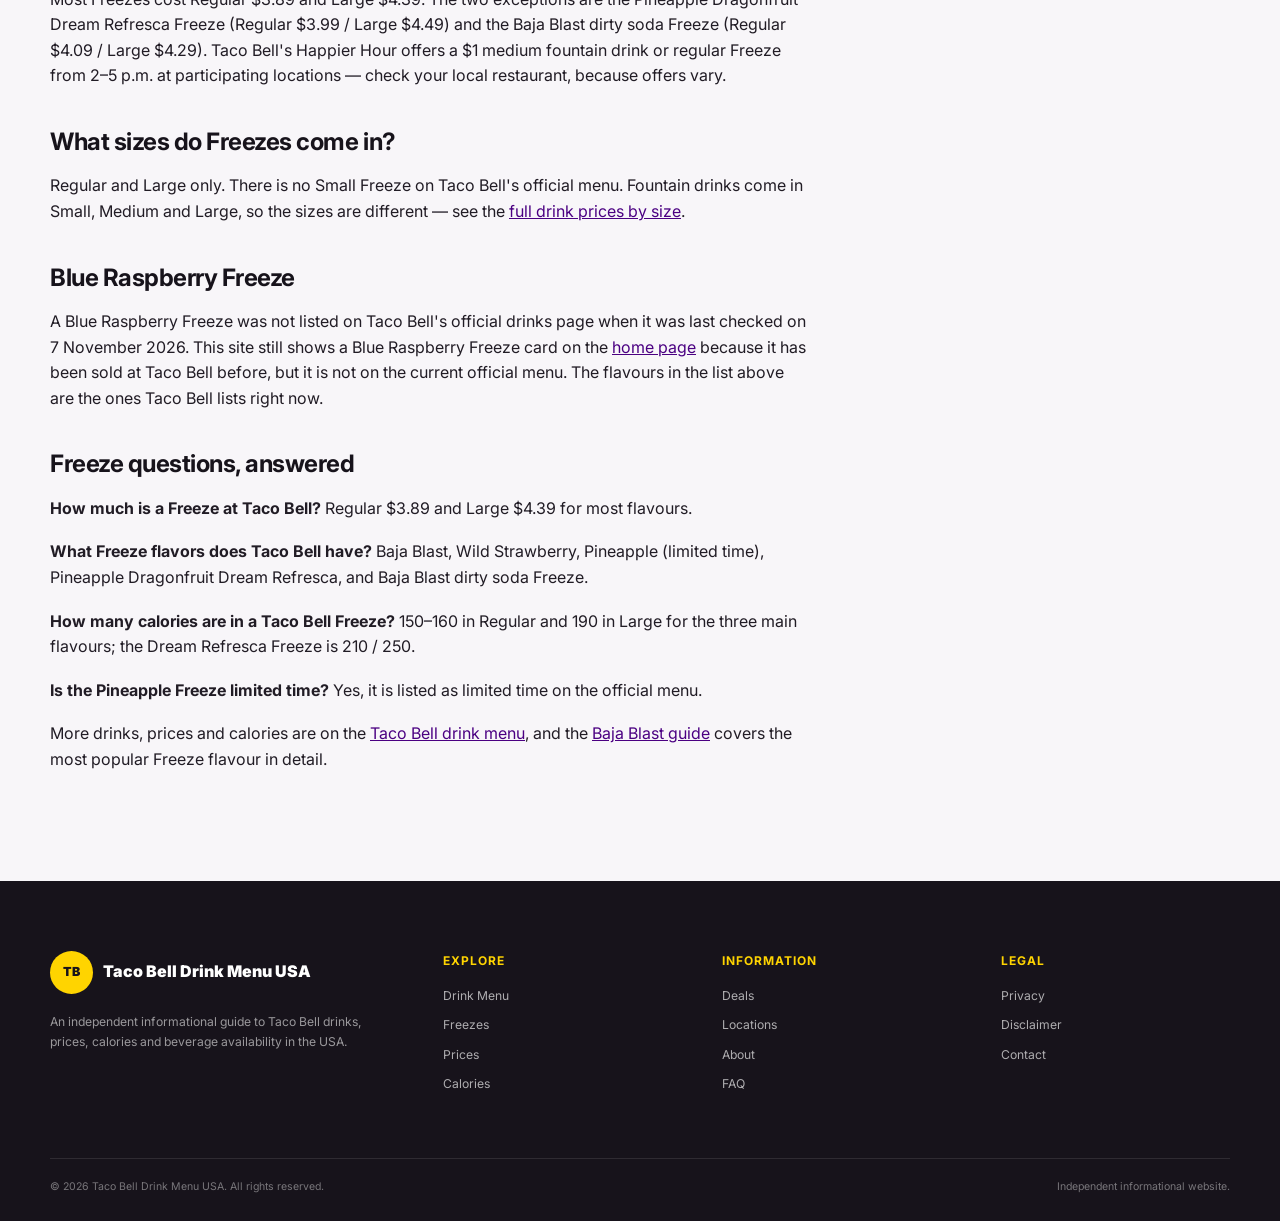
<file: freezes.html>
<!DOCTYPE html>
<html lang="en-US">
<head>
    <meta charset="UTF-8">

    <meta name="viewport" content="width=device-width, initial-scale=1.0">
    <title>Taco Bell Freeze Menu 2026: Flavors, Prices & Calories | Taco Bell Drink Menu USA</title>

    <meta name="description" content="Taco Bell Freeze menu for 2026: flavors, prices by size (Regular $3.89, Large $4.39) and calories — Baja Blast, Wild Strawberry, Pineapple and more.">

    <meta name="robots" content="index, follow">

    <link rel="canonical" href="https://www.tacobelldrinkmenu.site/freezes.html">

    <meta name="theme-color" content="#4b0082">

    <!-- OPEN GRAPH -->

    <meta property="og:type" content="website">
    <meta property="og:title" content="Taco Bell Freeze Menu 2026: Flavors, Prices & Calories | Taco Bell Drink Menu USA">
    <meta property="og:description" content="Taco Bell Freeze menu for 2026: flavors, prices by size (Regular $3.89, Large $4.39) and calories — Baja Blast, Wild Strawberry, Pineapple and more.">
    <meta property="og:url" content="https://www.tacobelldrinkmenu.site/freezes.html">
    <meta property="og:image" content="https://www.tacobelldrinkmenu.site/assets/images/strawberry-freeze.jpg">

    <!-- TWITTER -->

    <meta name="twitter:card" content="summary_large_image">
    <meta name="twitter:title" content="Taco Bell Freeze Menu 2026: Flavors, Prices & Calories | Taco Bell Drink Menu USA">
    <meta name="twitter:description" content="Taco Bell Freeze menu for 2026: flavors, prices by size (Regular $3.89, Large $4.39) and calories — Baja Blast, Wild Strawberry, Pineapple and more.">
    <meta name="twitter:image" content="https://www.tacobelldrinkmenu.site/assets/images/strawberry-freeze.jpg">

    <!-- FAVICON -->

    <link rel="icon" type="image/svg+xml" href="assets/favicon.svg">

    <link rel="apple-touch-icon" href="logo.png">

    <!-- FONT -->

    <link rel="preconnect" href="https://fonts.googleapis.com">

    <link rel="preconnect" href="https://fonts.gstatic.com" crossorigin>

    <link href="https://fonts.googleapis.com/css2?family=Inter:wght@400;500;600;700;800;900&display=swap" rel="stylesheet">

    <!-- STYLESHEET -->

    <link rel="stylesheet" href="style.css">


    <!-- =========================================================
         WEBSITE STRUCTURED DATA
    ========================================================== -->

    <script type="application/ld+json">
    {
        "@context": "https://schema.org",
        "@type": "FAQPage",
        "mainEntity": [
            {
                "@type": "Question",
                "name": "How much is a Freeze at Taco Bell?",
                "acceptedAnswer": {
                    "@type": "Answer",
                    "text": "Most Taco Bell Freezes cost Regular $3.89 and Large $4.39. The Pineapple Dragonfruit Dream Refresca Freeze costs Regular $3.99 and Large $4.49, and the Baja Blast dirty soda Freeze costs Regular $4.09 and Large $4.29. Prices are from Taco Bell's official online menu and can vary by location."
                }
            },
            {
                "@type": "Question",
                "name": "What Freeze flavors does Taco Bell have?",
                "acceptedAnswer": {
                    "@type": "Answer",
                    "text": "On Taco Bell's official online menu, the Freeze flavors are Baja Blast Freeze, Wild Strawberry Freeze, Pineapple Freeze (limited time), Pineapple Dragonfruit Dream Refresca Freeze and Baja Blast dirty soda Freeze."
                }
            },
            {
                "@type": "Question",
                "name": "How many calories are in a Taco Bell Freeze?",
                "acceptedAnswer": {
                    "@type": "Answer",
                    "text": "A Baja Blast Freeze has 150 calories in Regular and 190 in Large. A Wild Strawberry Freeze has 150 in Regular and 190 in Large. A Pineapple Freeze has 160 in Regular and 190 in Large."
                }
            },
            {
                "@type": "Question",
                "name": "What sizes do Taco Bell Freezes come in?",
                "acceptedAnswer": {
                    "@type": "Answer",
                    "text": "Taco Bell Freezes come in two sizes: Regular and Large. There is no Small Freeze on the official menu."
                }
            },
            {
                "@type": "Question",
                "name": "Is the Pineapple Freeze limited time?",
                "acceptedAnswer": {
                    "@type": "Answer",
                    "text": "Yes. On Taco Bell's official online menu the Pineapple Freeze is listed as limited time, at Regular $3.89 (160 Cal) and Large $4.39 (190 Cal)."
                }
            },
            {
                "@type": "Question",
                "name": "Does Taco Bell have a Blue Raspberry Freeze?",
                "acceptedAnswer": {
                    "@type": "Answer",
                    "text": "A Blue Raspberry Freeze was not listed on Taco Bell's official drinks page when it was last checked on 7 November 2026. This site still shows a Blue Raspberry Freeze card because it has been sold at Taco Bell before, but it is not on the current official menu."
                }
            }
        ]
    }
    </script>

</head>


<body class="subpage">


<header class="site-header" id="top">

    <div class="container header-inner">

        <a href="index.html" class="site-logo">
    <img src="logo.png" alt="Taco Bell Drink Menu" class="logo-image">
</a>


        <nav class="desktop-nav" aria-label="Main navigation">

            <a href="index.html#menu">Drink Menu</a>

            <a href="index.html#freezes">Freezes</a>

            <a href="index.html#prices">Prices</a>

            <a href="index.html#calories">Calories</a>

            <a href="index.html#deals">Deals</a>

            <a href="index.html#locations">Locations</a>

        </nav>


        <div class="header-actions">

            <button class="search-toggle" id="searchToggle" aria-label="Open search">
                <span>⌕</span>
            </button>

            <button class="mobile-menu-toggle" id="mobileMenuToggle" aria-label="Open menu">
                <span></span>
                <span></span>
                <span></span>
            </button>

        </div>

    </div>


    <div class="mobile-nav" id="mobileNav">

        <a href="index.html#menu">Drink Menu</a>

        <a href="index.html#freezes">Freezes</a>

        <a href="index.html#prices">Prices</a>

        <a href="index.html#calories">Calories</a>

        <a href="index.html#deals">Deals</a>

        <a href="index.html#locations">Locations</a>

        <a href="index.html#faq">FAQ</a>

    </div>

</header>



<!-- =========================================================
     SEARCH OVERLAY
========================================================== -->

<div class="search-overlay" id="searchOverlay">

    <div class="search-box">

        <button class="close-search" id="closeSearch" aria-label="Close search">
            ×
        </button>

        <span class="search-label">SEARCH TACO BELL DRINKS</span>

        <input
            type="search"
            id="drinkSearch"
            placeholder="Search Baja Blast, Pepsi, Freeze..."
            autocomplete="off"
        >

        <p>Search the drink menu by name or category.</p>

    </div>

</div>



<!-- =========================================================
     MAIN CONTENT
========================================================== -->

<main>


<section class="section">

    <div class="container page-content">

        <div class="section-heading">

            <div>

                <span class="section-label">
                    FROZEN FAVORITES
                </span>

                <h1>
                    Taco Bell Freeze Menu
                </h1>

            </div>

        </div>

        <img src="assets/images/strawberry-freeze.jpg" alt="Wild Strawberry Freeze, a pink frozen slushie drink" class="featured-photo" loading="lazy">

        <p>
            A Taco Bell Freeze is a frozen, slushie-style drink. Freezes
            come in two sizes only — Regular and Large — and most flavours
            cost Regular $3.89 and Large $4.39. The flavours below are the
            ones listed on Taco Bell's official online menu, checked on
            7 November 2026. Prices and availability can vary by location.
        </p>

        <h2>
            Freeze flavors, prices and calories
        </h2>

        <ul>
            <li><strong>MTN DEW Baja Blast Freeze</strong> — Regular $3.89 (150 Cal), Large $4.39 (190 Cal). The frozen version of <a href="baja-blast.html">Baja Blast</a>.</li>
            <li><strong>Wild Strawberry Freeze</strong> — Regular $3.89 (150 Cal), Large $4.39 (190 Cal).</li>
            <li><strong>Pineapple Freeze</strong> — Regular $3.89 (160 Cal), Large $4.39 (190 Cal). Listed as <strong>limited time</strong> on the official menu.</li>
            <li><strong>Pineapple Dragonfruit Dream Refresca Freeze</strong> — Regular $3.99 (210 Cal), Large $4.49 (250 Cal).</li>
            <li><strong>Baja Blast dirty soda Freeze</strong> — Regular $4.09 (190 Cal), Large $4.29 (230 Cal).</li>
        </ul>

        <h2>
            How much is a Freeze at Taco Bell?
        </h2>

        <p>
            Most Freezes cost Regular $3.89 and Large $4.39. The two
            exceptions are the Pineapple Dragonfruit Dream Refresca Freeze
            (Regular $3.99 / Large $4.49) and the Baja Blast dirty soda
            Freeze (Regular $4.09 / Large $4.29). Taco Bell's Happier Hour
            offers a $1 medium fountain drink or regular Freeze from
            2–5 p.m. at participating locations — check your local
            restaurant, because offers vary.
        </p>

        <h2>
            What sizes do Freezes come in?
        </h2>

        <p>
            Regular and Large only. There is no Small Freeze on Taco Bell's
            official menu. Fountain drinks come in Small, Medium and Large,
            so the sizes are different — see the
            <a href="index.html#prices">full drink prices by size</a>.
        </p>

        <h2>
            Blue Raspberry Freeze
        </h2>

        <p>
            A Blue Raspberry Freeze was not listed on Taco Bell's official
            drinks page when it was last checked on 7 November 2026. This
            site still shows a Blue Raspberry Freeze card on the
            <a href="index.html#freezes">home page</a> because it has been
            sold at Taco Bell before, but it is not on the current official
            menu. The flavours in the list above are the ones Taco Bell
            lists right now.
        </p>

        <h2>
            Freeze questions, answered
        </h2>

        <p>
            <strong>How much is a Freeze at Taco Bell?</strong> Regular
            $3.89 and Large $4.39 for most flavours.
        </p>

        <p>
            <strong>What Freeze flavors does Taco Bell have?</strong>
            Baja Blast, Wild Strawberry, Pineapple (limited time),
            Pineapple Dragonfruit Dream Refresca, and Baja Blast dirty
            soda Freeze.
        </p>

        <p>
            <strong>How many calories are in a Taco Bell Freeze?</strong>
            150–160 in Regular and 190 in Large for the three main
            flavours; the Dream Refresca Freeze is 210 / 250.
        </p>

        <p>
            <strong>Is the Pineapple Freeze limited time?</strong> Yes,
            it is listed as limited time on the official menu.
        </p>

        <p>
            More drinks, prices and calories are on the
            <a href="index.html">Taco Bell drink menu</a>, and the
            <a href="baja-blast.html">Baja Blast guide</a> covers the
            most popular Freeze flavour in detail.
        </p>

    </div>

</section>


</main>



<footer class="site-footer">

    <div class="container footer-grid">


        <div class="footer-brand">

            <a href="index.html" class="footer-logo">

                <span class="logo-symbol">
                    TB
                </span>

                <span>
                    Taco Bell Drink Menu USA
                </span>

            </a>

            <p>
                An independent informational guide to Taco Bell drinks,
                prices, calories and beverage availability in the USA.
            </p>

        </div>


        <div class="footer-column">

            <h3>
                Explore
            </h3>

            <a href="index.html#menu">
                Drink Menu
            </a>

            <a href="index.html#freezes">
                Freezes
            </a>

            <a href="index.html#prices">
                Prices
            </a>

            <a href="index.html#calories">
                Calories
            </a>

        </div>


        <div class="footer-column">

            <h3>
                Information
            </h3>

            <a href="index.html#deals">
                Deals
            </a>

            <a href="index.html#locations">
                Locations
            </a>

            <a href="about.html">
                About
            </a>

            <a href="index.html#faq">
                FAQ
            </a>

        </div>


        <div class="footer-column">

            <h3>
                Legal
            </h3>

            <a href="privacy.html">
                Privacy
            </a>

            <a href="disclaimer.html">
                Disclaimer
            </a>

            <a href="contact.html">
                Contact
            </a>

        </div>

    </div>


    <div class="container footer-bottom">

        <p>
            © 2026 Taco Bell Drink Menu USA. All rights reserved.
        </p>

        <p>
            Independent informational website.
        </p>

    </div>

</footer>



<!-- =========================================================
     BACK TO TOP
========================================================== -->

<button
    class="back-to-top"
    id="backToTop"
    aria-label="Back to top"
>
    ↑
</button>



<!-- =========================================================
     JAVASCRIPT
========================================================== -->

<script src="script.js"></script>


</body>
</html>
</file>
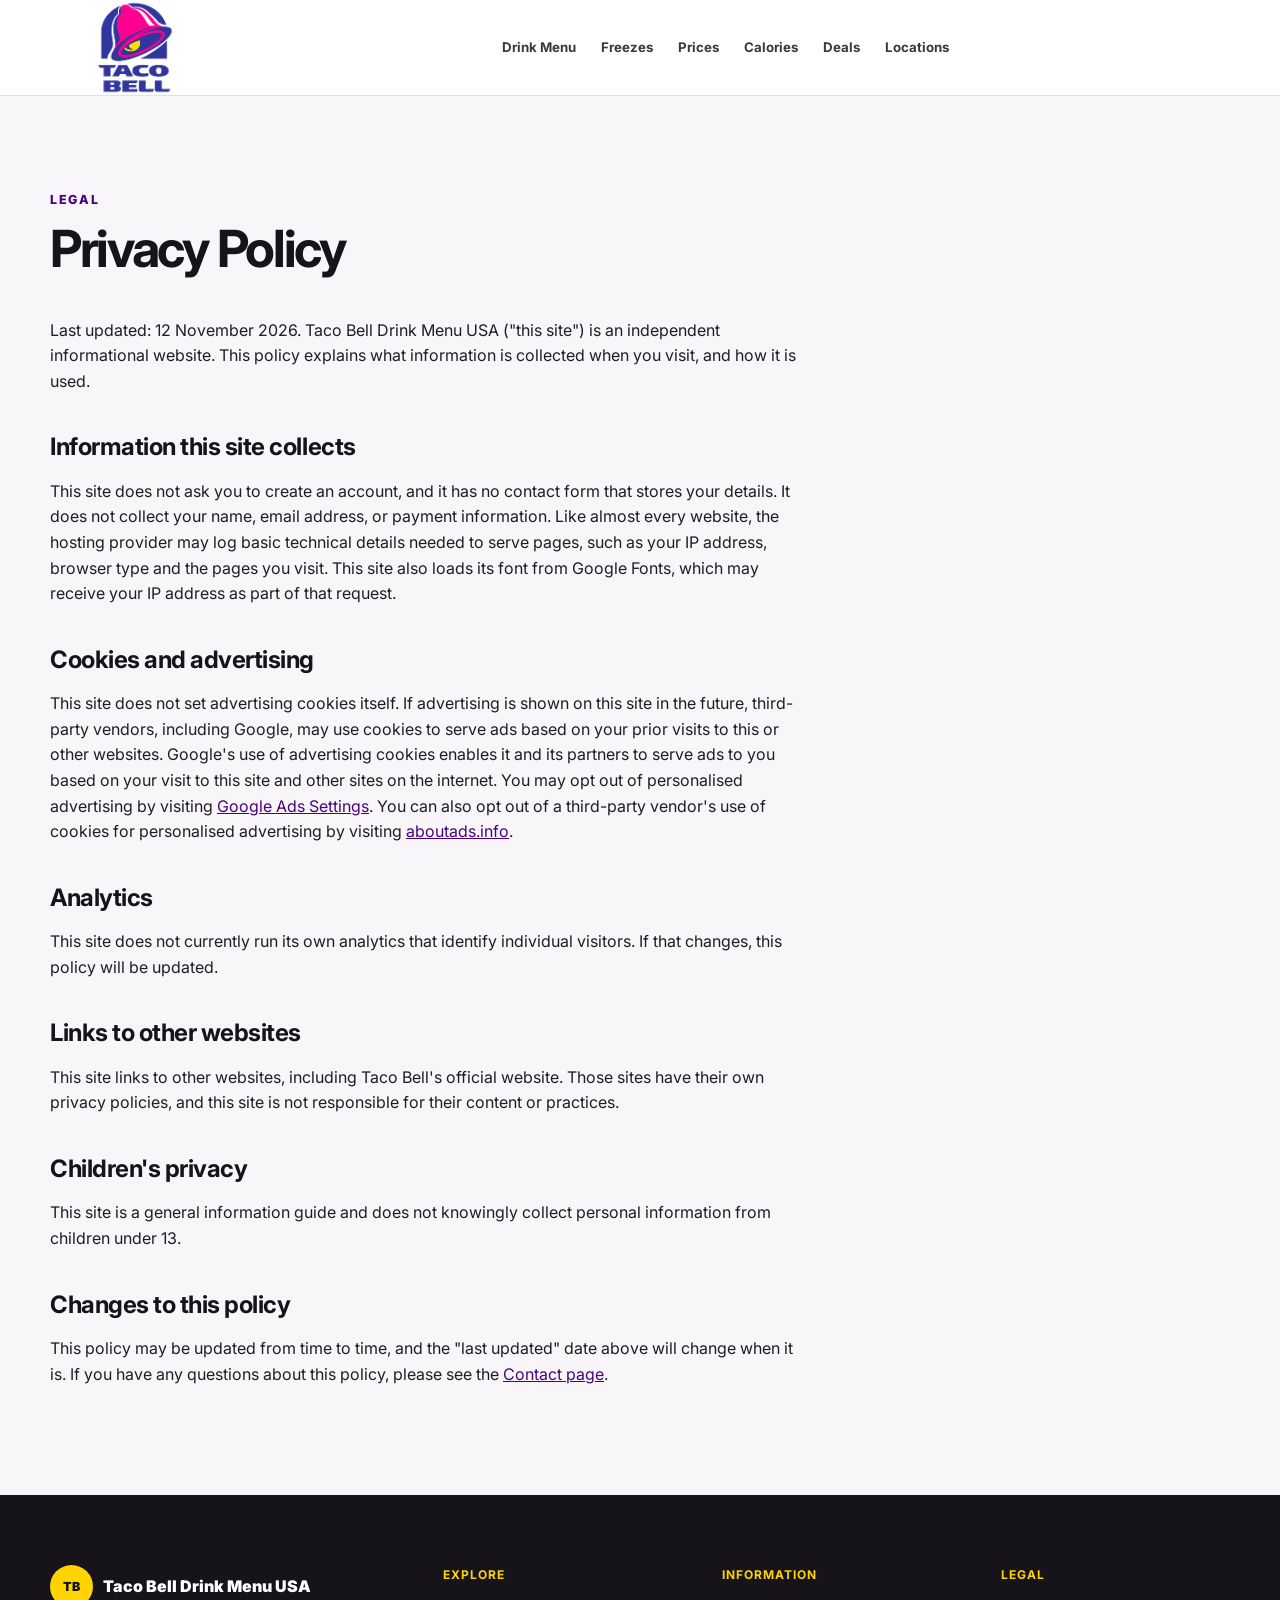
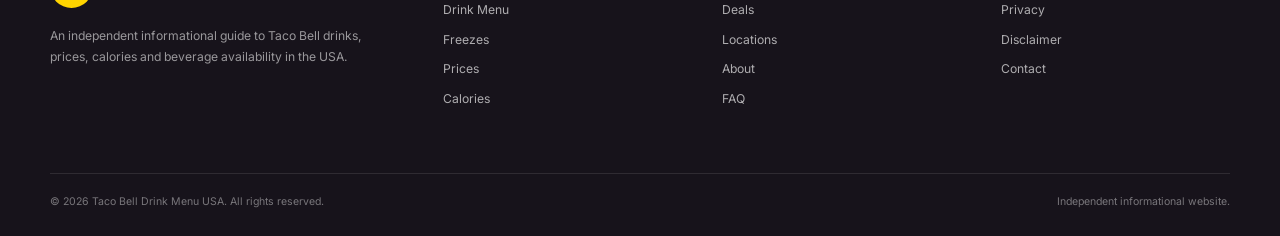
<file: privacy.html>
<!DOCTYPE html>
<html lang="en-US">
<head>
    <meta charset="UTF-8">

    <meta name="viewport" content="width=device-width, initial-scale=1.0">
    <title>Privacy Policy | Taco Bell Drink Menu USA</title>

    <meta name="description" content="Privacy Policy for Taco Bell Drink Menu USA — what information this independent drinks guide collects, how cookies and advertising work, and your choices.">

    <meta name="robots" content="index, follow">

    <link rel="canonical" href="https://www.tacobelldrinkmenu.site/privacy.html">

    <meta name="theme-color" content="#4b0082">

    <!-- OPEN GRAPH -->

    <meta property="og:type" content="website">
    <meta property="og:title" content="Privacy Policy | Taco Bell Drink Menu USA">
    <meta property="og:description" content="Privacy Policy for Taco Bell Drink Menu USA — what information this independent drinks guide collects, how cookies and advertising work, and your choices.">
    <meta property="og:url" content="https://www.tacobelldrinkmenu.site/privacy.html">
    <meta property="og:image" content="https://www.tacobelldrinkmenu.site/assets/images/og-image.jpg">

    <!-- TWITTER -->

    <meta name="twitter:card" content="summary_large_image">
    <meta name="twitter:title" content="Privacy Policy | Taco Bell Drink Menu USA">
    <meta name="twitter:description" content="Privacy Policy for Taco Bell Drink Menu USA — what information this independent drinks guide collects, how cookies and advertising work, and your choices.">
    <meta name="twitter:image" content="https://www.tacobelldrinkmenu.site/assets/images/og-image.jpg">

    <!-- FAVICON -->

    <link rel="icon" type="image/svg+xml" href="assets/favicon.svg">

    <link rel="apple-touch-icon" href="logo.png">

    <!-- FONT -->

    <link rel="preconnect" href="https://fonts.googleapis.com">

    <link rel="preconnect" href="https://fonts.gstatic.com" crossorigin>

    <link href="https://fonts.googleapis.com/css2?family=Inter:wght@400;500;600;700;800;900&display=swap" rel="stylesheet">

    <!-- STYLESHEET -->

    <link rel="stylesheet" href="style.css">


    <!-- =========================================================
         WEBSITE STRUCTURED DATA
    ========================================================== -->

    <script type="application/ld+json">
    {
        "@context": "https://schema.org",
        "@type": "WebPage",
        "name": "Privacy Policy | Taco Bell Drink Menu USA",
        "url": "https://www.tacobelldrinkmenu.site/privacy.html",
        "description": "Privacy Policy for Taco Bell Drink Menu USA."
    }
    </script>

</head>


<body class="subpage">


<header class="site-header" id="top">

    <div class="container header-inner">

        <a href="index.html" class="site-logo">
    <img src="logo.png" alt="Taco Bell Drink Menu" class="logo-image">
</a>


        <nav class="desktop-nav" aria-label="Main navigation">

            <a href="index.html#menu">Drink Menu</a>

            <a href="index.html#freezes">Freezes</a>

            <a href="index.html#prices">Prices</a>

            <a href="index.html#calories">Calories</a>

            <a href="index.html#deals">Deals</a>

            <a href="index.html#locations">Locations</a>

        </nav>


        <div class="header-actions">

            <button class="search-toggle" id="searchToggle" aria-label="Open search">
                <span>⌕</span>
            </button>

            <button class="mobile-menu-toggle" id="mobileMenuToggle" aria-label="Open menu">
                <span></span>
                <span></span>
                <span></span>
            </button>

        </div>

    </div>


    <div class="mobile-nav" id="mobileNav">

        <a href="index.html#menu">Drink Menu</a>

        <a href="index.html#freezes">Freezes</a>

        <a href="index.html#prices">Prices</a>

        <a href="index.html#calories">Calories</a>

        <a href="index.html#deals">Deals</a>

        <a href="index.html#locations">Locations</a>

        <a href="index.html#faq">FAQ</a>

    </div>

</header>



<!-- =========================================================
     SEARCH OVERLAY
========================================================== -->

<div class="search-overlay" id="searchOverlay">

    <div class="search-box">

        <button class="close-search" id="closeSearch" aria-label="Close search">
            ×
        </button>

        <span class="search-label">SEARCH TACO BELL DRINKS</span>

        <input
            type="search"
            id="drinkSearch"
            placeholder="Search Baja Blast, Pepsi, Freeze..."
            autocomplete="off"
        >

        <p>Search the drink menu by name or category.</p>

    </div>

</div>



<!-- =========================================================
     MAIN CONTENT
========================================================== -->

<main>


<section class="section">

    <div class="container page-content">

        <div class="section-heading">

            <div>

                <span class="section-label">
                    LEGAL
                </span>

                <h1>
                    Privacy Policy
                </h1>

            </div>

        </div>

        <p>
            Last updated: 12 November 2026. Taco Bell Drink Menu USA
            ("this site") is an independent informational website. This
            policy explains what information is collected when you visit,
            and how it is used.
        </p>

        <h2>
            Information this site collects
        </h2>

        <p>
            This site does not ask you to create an account, and it has no
            contact form that stores your details. It does not collect your
            name, email address, or payment information. Like almost every
            website, the hosting provider may log basic technical details
            needed to serve pages, such as your IP address, browser type and
            the pages you visit. This site also loads its font from Google
            Fonts, which may receive your IP address as part of that request.
        </p>

        <h2>
            Cookies and advertising
        </h2>

        <p>
            This site does not set advertising cookies itself. If advertising
            is shown on this site in the future, third-party vendors,
            including Google, may use cookies to serve ads based on your
            prior visits to this or other websites. Google's use of
            advertising cookies enables it and its partners to serve ads to
            you based on your visit to this site and other sites on the
            internet. You may opt out of personalised advertising by visiting
            <a href="https://adssettings.google.com">Google Ads Settings</a>.
            You can also opt out of a third-party vendor's use of cookies for
            personalised advertising by visiting
            <a href="https://optout.aboutads.info">aboutads.info</a>.
        </p>

        <h2>
            Analytics
        </h2>

        <p>
            This site does not currently run its own analytics that identify
            individual visitors. If that changes, this policy will be updated.
        </p>

        <h2>
            Links to other websites
        </h2>

        <p>
            This site links to other websites, including Taco Bell's official
            website. Those sites have their own privacy policies, and this
            site is not responsible for their content or practices.
        </p>

        <h2>
            Children's privacy
        </h2>

        <p>
            This site is a general information guide and does not knowingly
            collect personal information from children under 13.
        </p>

        <h2>
            Changes to this policy
        </h2>

        <p>
            This policy may be updated from time to time, and the "last
            updated" date above will change when it is. If you have any
            questions about this policy, please see the
            <a href="contact.html">Contact page</a>.
        </p>

    </div>

</section>


</main>



<footer class="site-footer">

    <div class="container footer-grid">


        <div class="footer-brand">

            <a href="index.html" class="footer-logo">

                <span class="logo-symbol">
                    TB
                </span>

                <span>
                    Taco Bell Drink Menu USA
                </span>

            </a>

            <p>
                An independent informational guide to Taco Bell drinks,
                prices, calories and beverage availability in the USA.
            </p>

        </div>


        <div class="footer-column">

            <h3>
                Explore
            </h3>

            <a href="index.html#menu">
                Drink Menu
            </a>

            <a href="index.html#freezes">
                Freezes
            </a>

            <a href="index.html#prices">
                Prices
            </a>

            <a href="index.html#calories">
                Calories
            </a>

        </div>


        <div class="footer-column">

            <h3>
                Information
            </h3>

            <a href="index.html#deals">
                Deals
            </a>

            <a href="index.html#locations">
                Locations
            </a>

            <a href="about.html">
                About
            </a>

            <a href="index.html#faq">
                FAQ
            </a>

        </div>


        <div class="footer-column">

            <h3>
                Legal
            </h3>

            <a href="privacy.html">
                Privacy
            </a>

            <a href="disclaimer.html">
                Disclaimer
            </a>

            <a href="contact.html">
                Contact
            </a>

        </div>

    </div>


    <div class="container footer-bottom">

        <p>
            © 2026 Taco Bell Drink Menu USA. All rights reserved.
        </p>

        <p>
            Independent informational website.
        </p>

    </div>

</footer>



<!-- =========================================================
     BACK TO TOP
========================================================== -->

<button
    class="back-to-top"
    id="backToTop"
    aria-label="Back to top"
>
    ↑
</button>



<!-- =========================================================
     JAVASCRIPT
========================================================== -->

<script src="script.js"></script>


</body>
</html>
</file>
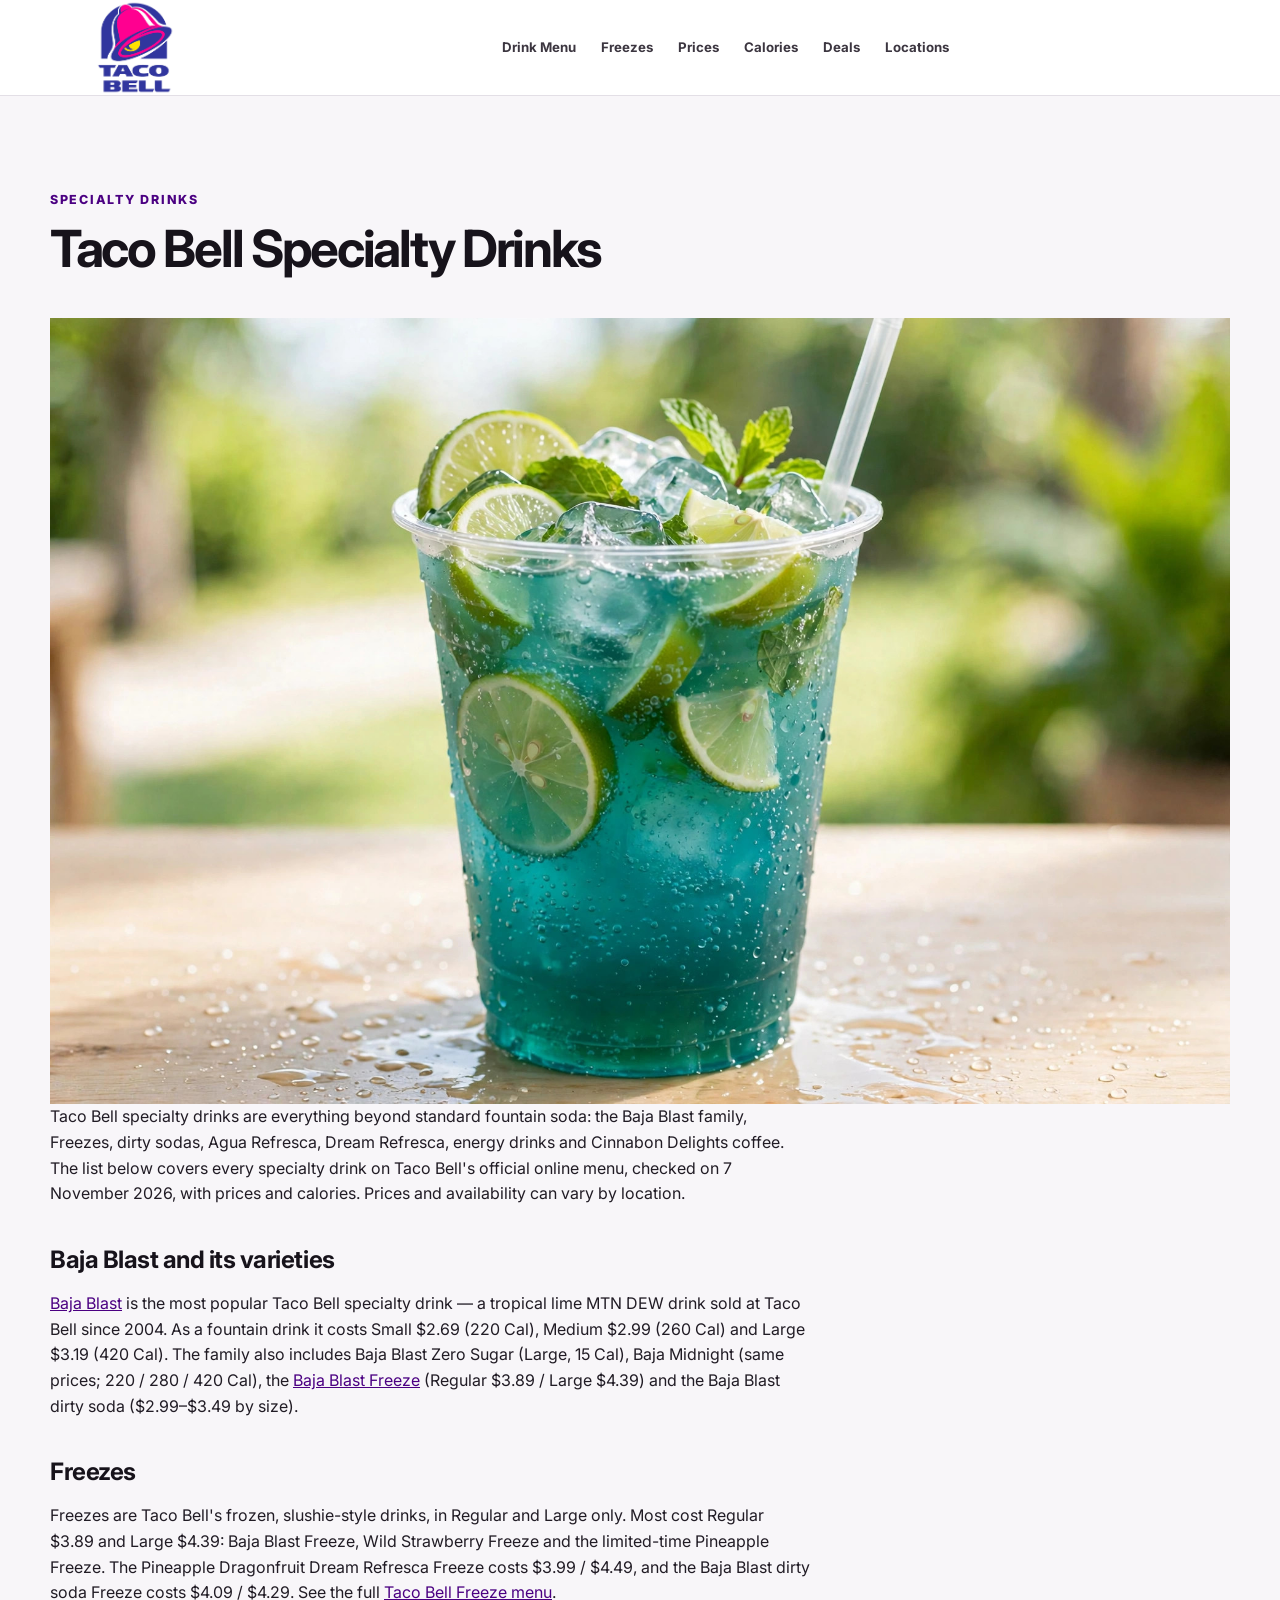
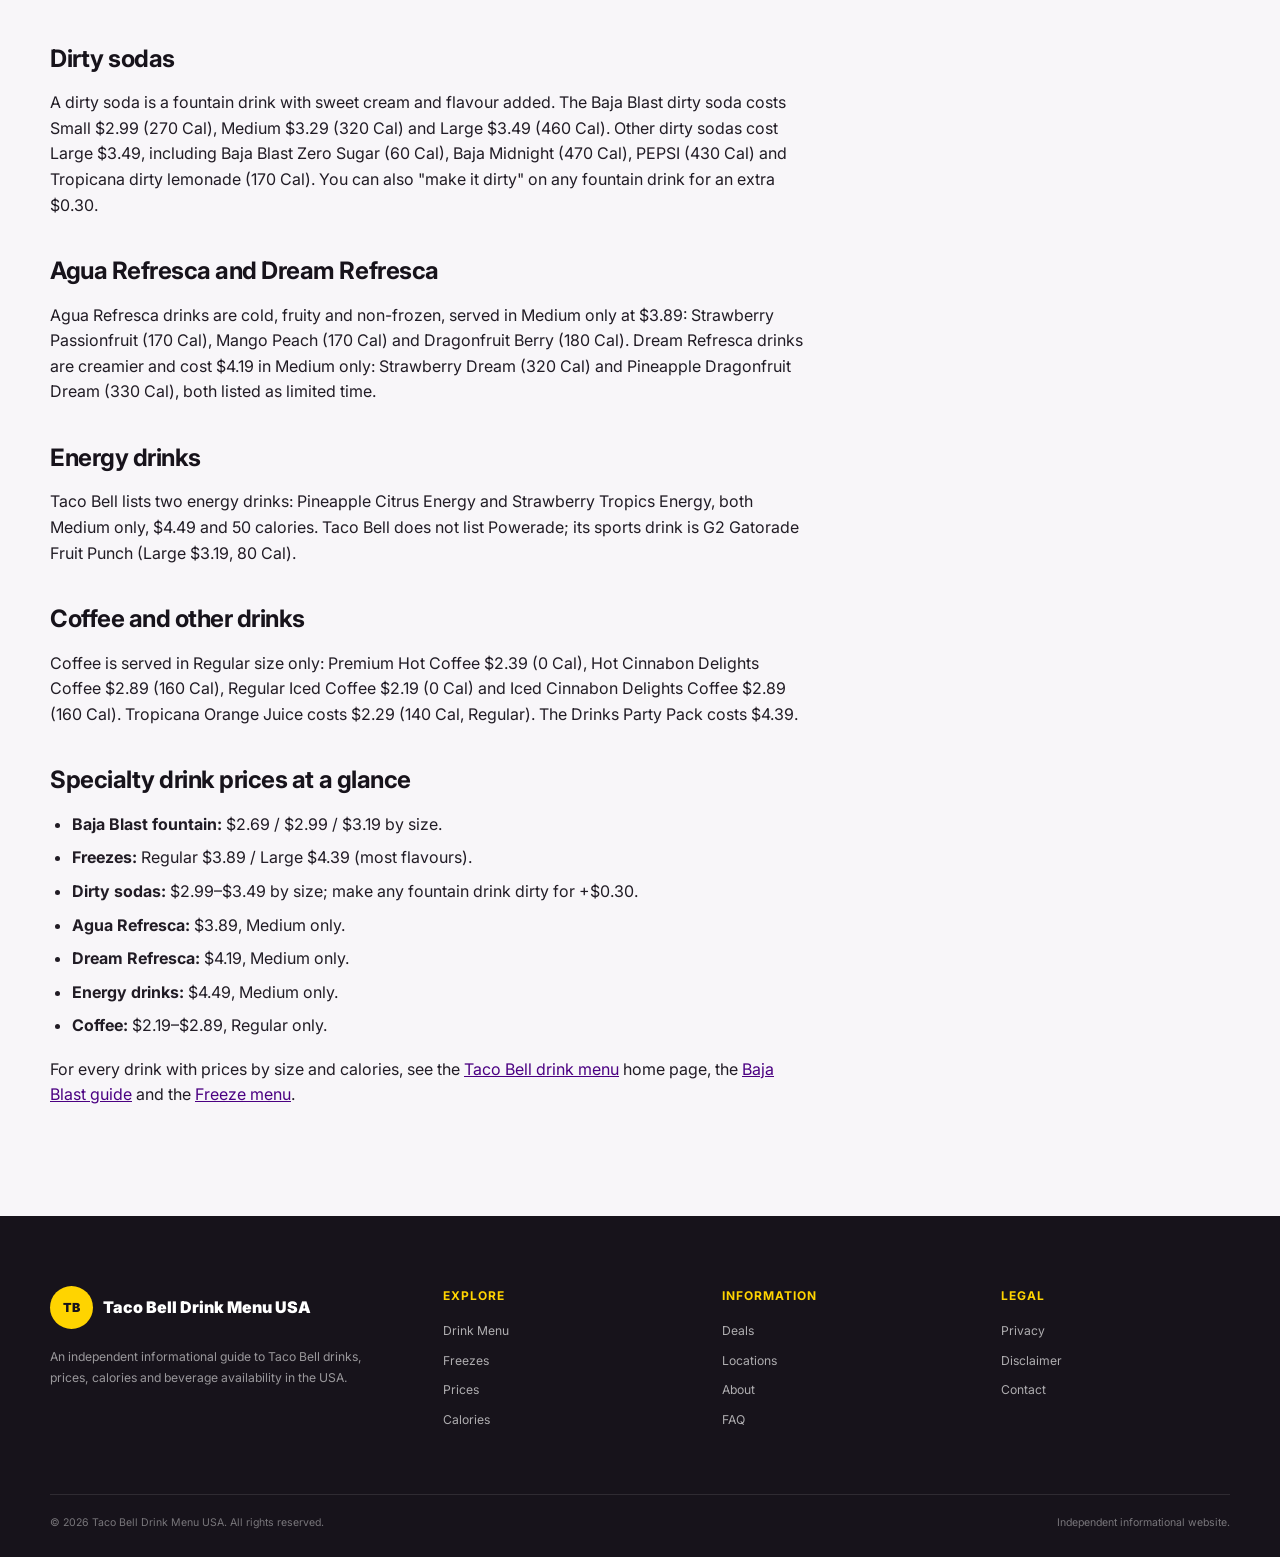
<file: specialty-drinks.html>
<!DOCTYPE html>
<html lang="en-US">
<head>
    <meta charset="UTF-8">

    <meta name="viewport" content="width=device-width, initial-scale=1.0">
    <title>Taco Bell Specialty Drinks 2026: Baja Blast, Freezes, Refrescas & More | Taco Bell Drink Menu USA</title>

    <meta name="description" content="Taco Bell specialty drinks for 2026: Baja Blast, Freezes, dirty sodas, Agua Refresca, Dream Refresca, energy drinks and coffee — prices and calories for every specialty drink.">

    <meta name="robots" content="index, follow">

    <link rel="canonical" href="https://www.tacobelldrinkmenu.site/specialty-drinks.html">

    <meta name="theme-color" content="#4b0082">

    <!-- OPEN GRAPH -->

    <meta property="og:type" content="website">
    <meta property="og:title" content="Taco Bell Specialty Drinks 2026: Baja Blast, Freezes, Refrescas & More | Taco Bell Drink Menu USA">
    <meta property="og:description" content="Taco Bell specialty drinks for 2026: Baja Blast, Freezes, dirty sodas, Agua Refresca, Dream Refresca, energy drinks and coffee — prices and calories for every specialty drink.">
    <meta property="og:url" content="https://www.tacobelldrinkmenu.site/specialty-drinks.html">
    <meta property="og:image" content="https://www.tacobelldrinkmenu.site/assets/images/baja-blast.jpg">

    <!-- TWITTER -->

    <meta name="twitter:card" content="summary_large_image">
    <meta name="twitter:title" content="Taco Bell Specialty Drinks 2026: Baja Blast, Freezes, Refrescas & More | Taco Bell Drink Menu USA">
    <meta name="twitter:description" content="Taco Bell specialty drinks for 2026: Baja Blast, Freezes, dirty sodas, Agua Refresca, Dream Refresca, energy drinks and coffee — prices and calories for every specialty drink.">
    <meta name="twitter:image" content="https://www.tacobelldrinkmenu.site/assets/images/baja-blast.jpg">

    <!-- FAVICON -->

    <link rel="icon" type="image/svg+xml" href="assets/favicon.svg">

    <link rel="apple-touch-icon" href="logo.png">

    <!-- FONT -->

    <link rel="preconnect" href="https://fonts.googleapis.com">

    <link rel="preconnect" href="https://fonts.gstatic.com" crossorigin>

    <link href="https://fonts.googleapis.com/css2?family=Inter:wght@400;500;600;700;800;900&display=swap" rel="stylesheet">

    <!-- STYLESHEET -->

    <link rel="stylesheet" href="style.css">


    <!-- =========================================================
         WEBSITE STRUCTURED DATA
    ========================================================== -->

    <script type="application/ld+json">
    {
        "@context": "https://schema.org",
        "@type": "FAQPage",
        "mainEntity": [
            {
                "@type": "Question",
                "name": "What are Taco Bell specialty drinks?",
                "acceptedAnswer": {
                    "@type": "Answer",
                    "text": "Taco Bell specialty drinks are the drinks beyond standard fountain soda: MTN DEW Baja Blast and its varieties, Freezes, dirty sodas, Agua Refresca, Dream Refresca, energy drinks and Cinnabon Delights coffee."
                }
            },
            {
                "@type": "Question",
                "name": "What is the most popular Taco Bell specialty drink?",
                "acceptedAnswer": {
                    "@type": "Answer",
                    "text": "Baja Blast is the most popular Taco Bell specialty drink. It is a tropical lime MTN DEW drink sold at Taco Bell since 2004, served as a fountain drink and as a Baja Blast Freeze."
                }
            },
            {
                "@type": "Question",
                "name": "How much are Taco Bell specialty drinks?",
                "acceptedAnswer": {
                    "@type": "Answer",
                    "text": "Fountain specialty drinks like Baja Blast cost Small $2.69, Medium $2.99 and Large $3.19. Most Freezes cost Regular $3.89 and Large $4.39. Agua Refresca is $3.89 (Medium only) and energy drinks are $4.49 (Medium only). Prices are from Taco Bell's official online menu and can vary by location."
                }
            },
            {
                "@type": "Question",
                "name": "Does Taco Bell have energy drinks?",
                "acceptedAnswer": {
                    "@type": "Answer",
                    "text": "Yes. Taco Bell lists two energy drinks on its official online menu: Pineapple Citrus Energy and Strawberry Tropics Energy, both Medium only, $4.49, 50 calories."
                }
            },
            {
                "@type": "Question",
                "name": "What is a Taco Bell dirty soda?",
                "acceptedAnswer": {
                    "@type": "Answer",
                    "text": "A Taco Bell dirty soda is a fountain drink with sweet cream and flavour added. The Baja Blast dirty soda costs Small $2.99, Medium $3.29 and Large $3.49. You can also make any fountain drink dirty for an extra $0.30."
                }
            },
            {
                "@type": "Question",
                "name": "What is the difference between a Freeze and a refresca?",
                "acceptedAnswer": {
                    "@type": "Answer",
                    "text": "A Freeze is a frozen, slushie-style drink, served in Regular and Large. An Agua Refresca is a cold, fruity non-frozen drink, served in Medium only at $3.89. A Dream Refresca is a creamier refresca, Medium only at $4.19."
                }
            }
        ]
    }
    </script>

</head>


<body class="subpage">


<header class="site-header" id="top">

    <div class="container header-inner">

        <a href="index.html" class="site-logo">
    <img src="logo.png" alt="Taco Bell Drink Menu" class="logo-image">
</a>


        <nav class="desktop-nav" aria-label="Main navigation">

            <a href="index.html#menu">Drink Menu</a>

            <a href="index.html#freezes">Freezes</a>

            <a href="index.html#prices">Prices</a>

            <a href="index.html#calories">Calories</a>

            <a href="index.html#deals">Deals</a>

            <a href="index.html#locations">Locations</a>

        </nav>


        <div class="header-actions">

            <button class="search-toggle" id="searchToggle" aria-label="Open search">
                <span>⌕</span>
            </button>

            <button class="mobile-menu-toggle" id="mobileMenuToggle" aria-label="Open menu">
                <span></span>
                <span></span>
                <span></span>
            </button>

        </div>

    </div>


    <div class="mobile-nav" id="mobileNav">

        <a href="index.html#menu">Drink Menu</a>

        <a href="index.html#freezes">Freezes</a>

        <a href="index.html#prices">Prices</a>

        <a href="index.html#calories">Calories</a>

        <a href="index.html#deals">Deals</a>

        <a href="index.html#locations">Locations</a>

        <a href="index.html#faq">FAQ</a>

    </div>

</header>



<!-- =========================================================
     SEARCH OVERLAY
========================================================== -->

<div class="search-overlay" id="searchOverlay">

    <div class="search-box">

        <button class="close-search" id="closeSearch" aria-label="Close search">
            ×
        </button>

        <span class="search-label">SEARCH TACO BELL DRINKS</span>

        <input
            type="search"
            id="drinkSearch"
            placeholder="Search Baja Blast, Pepsi, Freeze..."
            autocomplete="off"
        >

        <p>Search the drink menu by name or category.</p>

    </div>

</div>



<!-- =========================================================
     MAIN CONTENT
========================================================== -->

<main>


<section class="section">

    <div class="container page-content">

        <div class="section-heading">

            <div>

                <span class="section-label">
                    SPECIALTY DRINKS
                </span>

                <h1>
                    Taco Bell Specialty Drinks
                </h1>

            </div>

        </div>

        <img src="assets/images/baja-blast.jpg" alt="Teal Baja Blast fountain drink with lime and ice" class="featured-photo" loading="lazy">

        <p>
            Taco Bell specialty drinks are everything beyond standard
            fountain soda: the Baja Blast family, Freezes, dirty sodas,
            Agua Refresca, Dream Refresca, energy drinks and Cinnabon
            Delights coffee. The list below covers every specialty drink
            on Taco Bell's official online menu, checked on 7 November
            2026, with prices and calories. Prices and availability can
            vary by location.
        </p>

        <h2>
            Baja Blast and its varieties
        </h2>

        <p>
            <a href="baja-blast.html">Baja Blast</a> is the most popular
            Taco Bell specialty drink — a tropical lime MTN DEW drink sold
            at Taco Bell since 2004. As a fountain drink it costs Small
            $2.69 (220 Cal), Medium $2.99 (260 Cal) and Large $3.19
            (420 Cal). The family also includes Baja Blast Zero Sugar
            (Large, 15 Cal), Baja Midnight (same prices; 220 / 280 /
            420 Cal), the
            <a href="freezes.html">Baja Blast Freeze</a> (Regular $3.89 /
            Large $4.39) and the Baja Blast dirty soda ($2.99–$3.49 by
            size).
        </p>

        <h2>
            Freezes
        </h2>

        <p>
            Freezes are Taco Bell's frozen, slushie-style drinks, in
            Regular and Large only. Most cost Regular $3.89 and Large
            $4.39: Baja Blast Freeze, Wild Strawberry Freeze and the
            limited-time Pineapple Freeze. The Pineapple Dragonfruit Dream
            Refresca Freeze costs $3.99 / $4.49, and the Baja Blast dirty
            soda Freeze costs $4.09 / $4.29. See the full
            <a href="freezes.html">Taco Bell Freeze menu</a>.
        </p>

        <h2>
            Dirty sodas
        </h2>

        <p>
            A dirty soda is a fountain drink with sweet cream and flavour
            added. The Baja Blast dirty soda costs Small $2.99 (270 Cal),
            Medium $3.29 (320 Cal) and Large $3.49 (460 Cal). Other dirty
            sodas cost Large $3.49, including Baja Blast Zero Sugar
            (60 Cal), Baja Midnight (470 Cal), PEPSI (430 Cal) and
            Tropicana dirty lemonade (170 Cal). You can also "make it
            dirty" on any fountain drink for an extra $0.30.
        </p>

        <h2>
            Agua Refresca and Dream Refresca
        </h2>

        <p>
            Agua Refresca drinks are cold, fruity and non-frozen, served
            in Medium only at $3.89: Strawberry Passionfruit (170 Cal),
            Mango Peach (170 Cal) and Dragonfruit Berry (180 Cal). Dream
            Refresca drinks are creamier and cost $4.19 in Medium only:
            Strawberry Dream (320 Cal) and Pineapple Dragonfruit Dream
            (330 Cal), both listed as limited time.
        </p>

        <h2>
            Energy drinks
        </h2>

        <p>
            Taco Bell lists two energy drinks: Pineapple Citrus Energy
            and Strawberry Tropics Energy, both Medium only, $4.49 and
            50 calories. Taco Bell does not list Powerade; its sports
            drink is G2 Gatorade Fruit Punch (Large $3.19, 80 Cal).
        </p>

        <h2>
            Coffee and other drinks
        </h2>

        <p>
            Coffee is served in Regular size only: Premium Hot Coffee
            $2.39 (0 Cal), Hot Cinnabon Delights Coffee $2.89 (160 Cal),
            Regular Iced Coffee $2.19 (0 Cal) and Iced Cinnabon Delights
            Coffee $2.89 (160 Cal). Tropicana Orange Juice costs $2.29
            (140 Cal, Regular). The Drinks Party Pack costs $4.39.
        </p>

        <h2>
            Specialty drink prices at a glance
        </h2>

        <ul>
            <li><strong>Baja Blast fountain:</strong> $2.69 / $2.99 / $3.19 by size.</li>
            <li><strong>Freezes:</strong> Regular $3.89 / Large $4.39 (most flavours).</li>
            <li><strong>Dirty sodas:</strong> $2.99–$3.49 by size; make any fountain drink dirty for +$0.30.</li>
            <li><strong>Agua Refresca:</strong> $3.89, Medium only.</li>
            <li><strong>Dream Refresca:</strong> $4.19, Medium only.</li>
            <li><strong>Energy drinks:</strong> $4.49, Medium only.</li>
            <li><strong>Coffee:</strong> $2.19–$2.89, Regular only.</li>
        </ul>

        <p>
            For every drink with prices by size and calories, see the
            <a href="index.html">Taco Bell drink menu</a> home page, the
            <a href="baja-blast.html">Baja Blast guide</a> and the
            <a href="freezes.html">Freeze menu</a>.
        </p>

    </div>

</section>


</main>



<footer class="site-footer">

    <div class="container footer-grid">


        <div class="footer-brand">

            <a href="index.html" class="footer-logo">

                <span class="logo-symbol">
                    TB
                </span>

                <span>
                    Taco Bell Drink Menu USA
                </span>

            </a>

            <p>
                An independent informational guide to Taco Bell drinks,
                prices, calories and beverage availability in the USA.
            </p>

        </div>


        <div class="footer-column">

            <h3>
                Explore
            </h3>

            <a href="index.html#menu">
                Drink Menu
            </a>

            <a href="index.html#freezes">
                Freezes
            </a>

            <a href="index.html#prices">
                Prices
            </a>

            <a href="index.html#calories">
                Calories
            </a>

        </div>


        <div class="footer-column">

            <h3>
                Information
            </h3>

            <a href="index.html#deals">
                Deals
            </a>

            <a href="index.html#locations">
                Locations
            </a>

            <a href="about.html">
                About
            </a>

            <a href="index.html#faq">
                FAQ
            </a>

        </div>


        <div class="footer-column">

            <h3>
                Legal
            </h3>

            <a href="privacy.html">
                Privacy
            </a>

            <a href="disclaimer.html">
                Disclaimer
            </a>

            <a href="contact.html">
                Contact
            </a>

        </div>

    </div>


    <div class="container footer-bottom">

        <p>
            © 2026 Taco Bell Drink Menu USA. All rights reserved.
        </p>

        <p>
            Independent informational website.
        </p>

    </div>

</footer>



<!-- =========================================================
     BACK TO TOP
========================================================== -->

<button
    class="back-to-top"
    id="backToTop"
    aria-label="Back to top"
>
    ↑
</button>



<!-- =========================================================
     JAVASCRIPT
========================================================== -->

<script src="script.js"></script>


</body>
</html>
</file>
<file: style.css>
:root {
    --purple: #4b0082;
    --purple-dark: #310052;
    --purple-light: #6f2da8;
    --pink: #d61f69;
    --yellow: #ffd400;
    --black: #17131b;
    --dark: #211c25;
    --white: #ffffff;
    --off-white: #f8f6f9;
    --gray: #706b75;
    --light-gray: #e7e3e9;
    --border: #ddd8e0;
    --success: #218739;
    --shadow: 0 12px 35px rgba(48, 24, 65, 0.09);
    --shadow-hover: 0 20px 45px rgba(48, 24, 65, 0.15);
    --radius: 22px;
    --radius-small: 14px;
    --container: 1180px;
    --transition: 0.25s ease;
}

* {
    margin: 0;
    padding: 0;
    box-sizing: border-box;
}

html {
    scroll-behavior: smooth;
    scroll-padding-top: 90px;
}

body {
    font-family: "Inter", Arial, sans-serif;
    background: var(--off-white);
    color: var(--black);
    line-height: 1.6;
    overflow-x: hidden;
}

body.no-scroll {
    overflow: hidden;
}

img {
    max-width: 100%;
    display: block;
}

a {
    color: inherit;
    text-decoration: none;
}

button,
input {
    font: inherit;
}

button {
    cursor: pointer;
}

.container {
    width: min(100% - 40px, var(--container));
    margin: 0 auto;
}

.section {
    padding: 90px 0;
}

.section-label,
.eyebrow {
    display: inline-block;
    color: var(--purple);
    font-size: 0.78rem;
    font-weight: 800;
    letter-spacing: 0.14em;
    line-height: 1.2;
}

.eyebrow {
    color: var(--yellow);
    margin-bottom: 18px;
}

.section-heading {
    display: flex;
    align-items: flex-end;
    justify-content: space-between;
    gap: 30px;
    margin-bottom: 42px;
}

.section-heading.centered {
    display: block;
    max-width: 760px;
    margin-left: auto;
    margin-right: auto;
    text-align: center;
}

.section-heading h2,
.intro-section h2,
.about-section h2,
.featured-content h2,
.coffee-box h2,
.location-content h2 {
    margin-top: 10px;
    font-size: clamp(2rem, 4vw, 3.2rem);
    line-height: 1.05;
    letter-spacing: -0.045em;
}

.section-heading p {
    max-width: 500px;
    color: var(--gray);
    font-size: 1rem;
}

.btn {
    display: inline-flex;
    align-items: center;
    justify-content: center;
    min-height: 52px;
    padding: 0 25px;
    border-radius: 999px;
    border: 2px solid transparent;
    font-size: 0.92rem;
    font-weight: 800;
    transition: transform var(--transition), box-shadow var(--transition), background var(--transition);
}

.btn:hover {
    transform: translateY(-3px);
}

.btn-primary {
    background: var(--yellow);
    color: var(--black);
    box-shadow: 0 8px 20px rgba(255, 212, 0, 0.2);
}

.btn-primary:hover {
    background: #ffe347;
    box-shadow: 0 12px 28px rgba(255, 212, 0, 0.28);
}

.btn-secondary {
    border-color: rgba(255, 255, 255, 0.7);
    color: var(--white);
    background: transparent;
}

.btn-secondary:hover {
    background: var(--white);
    color: var(--purple);
}

.btn-light {
    background: var(--white);
    color: var(--purple);
}

.btn-light:hover {
    background: var(--yellow);
    color: var(--black);
}



/* HEADER */

.site-header {
    position: sticky;
    top: 0;
    z-index: 1000;
    background: rgba(255, 255, 255, 0.96);
    border-bottom: 1px solid rgba(221, 216, 224, 0.8);
    backdrop-filter: blur(14px);
}

.header-inner {
    min-height: 78px;
    display: flex;
    align-items: center;
    justify-content: space-between;
    gap: 25px;
}

.site-logo {
    display: inline-flex;
    align-items: center;
    gap: 11px;
    min-width: max-content;
}

.logo-symbol {
    width: 43px;
    height: 43px;
    display: inline-flex;
    align-items: center;
    justify-content: center;
    border-radius: 50%;
    background: var(--purple);
    color: var(--white);
    font-size: 0.78rem;
    font-weight: 900;
    letter-spacing: -0.04em;
}

.logo-text {
    display: flex;
    flex-direction: column;
    line-height: 1.05;
}

.logo-text strong {
    font-size: 1rem;
    font-weight: 900;
    letter-spacing: -0.04em;
}

.logo-text small {
    margin-top: 4px;
    color: var(--purple);
    font-size: 0.64rem;
    font-weight: 800;
    letter-spacing: 0.08em;
    text-transform: uppercase;
}

.desktop-nav {
    display: flex;
    align-items: center;
    justify-content: center;
    gap: 25px;
}

.desktop-nav a {
    position: relative;
    padding: 29px 0;
    color: #3c3640;
    font-size: 0.83rem;
    font-weight: 700;
    transition: color var(--transition);
}

.desktop-nav a::after {
    content: "";
    position: absolute;
    left: 0;
    bottom: 20px;
    width: 0;
    height: 3px;
    border-radius: 10px;
    background: var(--purple);
    transition: width var(--transition);
}

.desktop-nav a:hover {
    color: var(--purple);
}

.desktop-nav a:hover::after {
    width: 100%;
}

.header-actions {
    display: flex;
    align-items: center;
    gap: 10px;
}

.search-toggle,
.mobile-menu-toggle {
    border: 0;
    background: transparent;
}

.search-toggle {
    width: 42px;
    height: 42px;
    border-radius: 50%;
    display: flex;
    align-items: center;
    justify-content: center;
    color: var(--purple);
    font-size: 1.65rem;
    transition: background var(--transition), transform var(--transition);
}

.search-toggle:hover {
    background: #f0eaf4;
    transform: scale(1.05);
}

.mobile-menu-toggle {
    display: none;
    width: 43px;
    height: 43px;
    padding: 10px;
}

.mobile-menu-toggle span {
    display: block;
    width: 23px;
    height: 2px;
    margin: 4px auto;
    background: var(--black);
    border-radius: 5px;
    transition: transform var(--transition), opacity var(--transition);
}

.mobile-menu-toggle.active span:nth-child(1) {
    transform: translateY(6px) rotate(45deg);
}

.mobile-menu-toggle.active span:nth-child(2) {
    opacity: 0;
}

.mobile-menu-toggle.active span:nth-child(3) {
    transform: translateY(-6px) rotate(-45deg);
}

.mobile-nav {
    display: none;
}



/* SEARCH */

.search-overlay {
    position: fixed;
    inset: 0;
    z-index: 2000;
    display: none;
    align-items: center;
    justify-content: center;
    padding: 25px;
    background: rgba(23, 19, 27, 0.76);
    backdrop-filter: blur(10px);
}

.search-overlay.active {
    display: flex;
}

.search-box {
    position: relative;
    width: min(100%, 720px);
    padding: 50px;
    border-radius: 28px;
    background: var(--white);
    box-shadow: 0 30px 80px rgba(0, 0, 0, 0.25);
}

.close-search {
    position: absolute;
    top: 15px;
    right: 18px;
    width: 40px;
    height: 40px;
    border: 0;
    border-radius: 50%;
    background: #f3f0f5;
    color: var(--black);
    font-size: 1.7rem;
    line-height: 1;
}

.search-label {
    display: block;
    margin-bottom: 13px;
    color: var(--purple);
    font-size: 0.75rem;
    font-weight: 900;
    letter-spacing: 0.13em;
}

.search-box input {
    width: 100%;
    height: 62px;
    padding: 0 20px;
    border: 2px solid var(--border);
    border-radius: 15px;
    outline: none;
    background: var(--off-white);
    color: var(--black);
    font-size: 1rem;
}

.search-box input:focus {
    border-color: var(--purple);
    background: var(--white);
}

.search-box p {
    margin-top: 14px;
    color: var(--gray);
    font-size: 0.9rem;
}



/* HERO */

.hero {
    position: relative;
    overflow: hidden;
    min-height: 650px;
    display: flex;
    align-items: center;
    background: var(--purple);
    color: var(--white);
}

.hero::before {
    content: "";
    position: absolute;
    width: 600px;
    height: 600px;
    top: -300px;
    right: -170px;
    border: 90px solid rgba(255, 255, 255, 0.06);
    border-radius: 50%;
}

.hero::after {
    content: "";
    position: absolute;
    width: 380px;
    height: 380px;
    bottom: -260px;
    left: -150px;
    border: 70px solid rgba(255, 212, 0, 0.08);
    border-radius: 50%;
}

.hero-grid {
    position: relative;
    z-index: 2;
    min-height: 650px;
    display: grid;
    grid-template-columns: 1.05fr 0.95fr;
    align-items: center;
    gap: 60px;
}

.hero-content {
    max-width: 660px;
}

.hero h1 {
    max-width: 680px;
    font-size: clamp(3rem, 6vw, 5.8rem);
    line-height: 0.95;
    letter-spacing: -0.065em;
    font-weight: 900;
}

.hero h1 span {
    display: block;
    color: var(--yellow);
}

.hero-description {
    max-width: 610px;
    margin-top: 27px;
    color: rgba(255, 255, 255, 0.84);
    font-size: clamp(1rem, 2vw, 1.18rem);
}

.hero-buttons {
    display: flex;
    flex-wrap: wrap;
    gap: 13px;
    margin-top: 32px;
}

.hero-note {
    display: flex;
    align-items: flex-start;
    gap: 10px;
    max-width: 560px;
    margin-top: 27px;
    padding: 14px 16px;
    border-left: 3px solid var(--yellow);
    background: rgba(255, 255, 255, 0.06);
}

.note-icon {
    color: var(--yellow);
    font-size: 1rem;
}

.hero-note p {
    color: rgba(255, 255, 255, 0.7);
    font-size: 0.78rem;
}

.hero-visual {
    position: relative;
    min-height: 520px;
    display: flex;
    align-items: center;
    justify-content: center;
}

.hero-glow {
    position: absolute;
    width: 430px;
    height: 430px;
    border-radius: 50%;
    background: rgba(255, 255, 255, 0.08);
}

.hero-drink-card {
    position: relative;
    width: 300px;
    height: 430px;
    display: flex;
    justify-content: center;
    align-items: flex-end;
}

.drink-cup {
    position: relative;
    width: 210px;
    height: 310px;
    transform: rotate(5deg);
    filter: drop-shadow(0 30px 30px rgba(0, 0, 0, 0.25));
}

.cup-lid {
    position: absolute;
    top: 24px;
    left: 4px;
    width: 202px;
    height: 33px;
    border-radius: 50%;
    background: var(--yellow);
    z-index: 2;
}

.cup-body {
    position: absolute;
    left: 15px;
    top: 43px;
    width: 180px;
    height: 245px;
    display: flex;
    flex-direction: column;
    align-items: center;
    justify-content: center;
    border-radius: 15px 15px 45px 45px;
    background: var(--white);
    color: var(--purple);
    clip-path: polygon(5% 0, 95% 0, 82% 100%, 18% 100%);
}

.cup-body span {
    font-size: 0.9rem;
    font-weight: 900;
    letter-spacing: 0.2em;
}

.cup-body strong {
    margin-top: 7px;
    font-size: 2.5rem;
    font-weight: 900;
    letter-spacing: -0.08em;
}

.straw {
    position: absolute;
    top: -35px;
    right: 43px;
    width: 12px;
    height: 110px;
    border-radius: 20px;
    background: var(--yellow);
    transform: rotate(10deg);
}

.floating-bubble {
    position: absolute;
    border-radius: 50%;
    background: rgba(255, 212, 0, 0.9);
}

.bubble-one {
    width: 30px;
    height: 30px;
    top: 100px;
    right: 15px;
}

.bubble-two {
    width: 18px;
    height: 18px;
    top: 175px;
    left: 20px;
}

.bubble-three {
    width: 12px;
    height: 12px;
    bottom: 90px;
    right: 45px;
}



/* QUICK INFO */

.quick-info {
    position: relative;
    z-index: 10;
    margin-top: -45px;
}

.quick-grid {
    display: grid;
    grid-template-columns: repeat(4, 1fr);
    gap: 14px;
}

.quick-card {
    min-height: 95px;
    display: flex;
    align-items: center;
    gap: 14px;
    padding: 18px 20px;
    border: 1px solid var(--border);
    border-radius: var(--radius-small);
    background: var(--white);
    box-shadow: var(--shadow);
    transition: transform var(--transition), box-shadow var(--transition);
}

.quick-card:hover {
    transform: translateY(-5px);
    box-shadow: var(--shadow-hover);
}

.quick-icon {
    width: 48px;
    height: 48px;
    flex: 0 0 48px;
    display: flex;
    align-items: center;
    justify-content: center;
    border-radius: 13px;
    background: #f2edf5;
    font-size: 1.3rem;
}

.quick-card div {
    display: flex;
    flex-direction: column;
}

.quick-card strong {
    font-size: 0.91rem;
}

.quick-card small {
    margin-top: 2px;
    color: var(--gray);
    font-size: 0.73rem;
}



/* INTRO */

.intro-section {
    background: var(--white);
}

.intro-grid {
    display: grid;
    grid-template-columns: 0.9fr 1.1fr;
    gap: 80px;
    align-items: start;
}

.intro-section h2 {
    max-width: 550px;
}

.intro-grid p {
    color: var(--gray);
    font-size: 1.02rem;
}

.intro-grid p + p {
    margin-top: 20px;
}



/* MENU */

.menu-section {
    background: var(--off-white);
}

.menu-filters {
    display: flex;
    flex-wrap: wrap;
    gap: 10px;
    margin-bottom: 35px;
}

.filter-btn {
    min-height: 44px;
    padding: 0 18px;
    border: 1px solid var(--border);
    border-radius: 999px;
    background: var(--white);
    color: var(--black);
    font-size: 0.8rem;
    font-weight: 800;
    transition: all var(--transition);
}

.filter-btn:hover,
.filter-btn.active {
    border-color: var(--purple);
    background: var(--purple);
    color: var(--white);
}

.drink-grid {
    display: grid;
    grid-template-columns: repeat(4, 1fr);
    gap: 22px;
}

.drink-card {
    overflow: hidden;
    border: 1px solid var(--border);
    border-radius: var(--radius);
    background: var(--white);
    box-shadow: 0 7px 25px rgba(48, 24, 65, 0.055);
    transition: transform var(--transition), box-shadow var(--transition);
}

.drink-card:hover {
    transform: translateY(-7px);
    box-shadow: var(--shadow-hover);
}

.drink-card.hidden {
    display: none;
}

.drink-image {
    position: relative;
    height: 245px;
    display: flex;
    align-items: center;
    justify-content: center;
    overflow: hidden;
}

.drink-image::before,
.drink-image::after {
    content: "";
    position: absolute;
    border-radius: 50%;
    background: rgba(255, 255, 255, 0.13);
}

.drink-image::before {
    width: 220px;
    height: 220px;
    top: -100px;
    right: -90px;
}

.drink-image::after {
    width: 150px;
    height: 150px;
    bottom: -80px;
    left: -60px;
}

.drink-image-purple {
    background: #5c238b;
}

.drink-image-blue {
    background: #2079c7;
}

.drink-image-dark {
    background: #25212a;
}

.drink-image-light {
    background: #e8e6ea;
}

.drink-image-green {
    background: #4d9b39;
}

.drink-image-red {
    background: #b8263d;
}

.drink-image-yellow {
    background: #e8ad1c;
}

.drink-category {
    position: absolute;
    z-index: 2;
    top: 15px;
    left: 15px;
    padding: 7px 10px;
    border-radius: 999px;
    background: rgba(255, 255, 255, 0.93);
    color: var(--purple);
    font-size: 0.61rem;
    font-weight: 900;
    letter-spacing: 0.08em;
}

.illustration-cup {
    position: relative;
    z-index: 2;
    font-size: 7rem;
    filter: drop-shadow(0 20px 18px rgba(0, 0, 0, 0.2));
    transform: rotate(-4deg);
}

.drink-content {
    padding: 22px;
}

.drink-content h3 {
    font-size: 1.04rem;
    line-height: 1.2;
    letter-spacing: -0.02em;
}

.drink-content p {
    min-height: 48px;
    margin-top: 9px;
    color: var(--gray);
    font-size: 0.78rem;
    line-height: 1.5;
}

.drink-meta {
    display: flex;
    align-items: center;
    justify-content: space-between;
    gap: 10px;
    margin-top: 17px;
    padding-top: 15px;
    border-top: 1px solid var(--light-gray);
}

.drink-meta span {
    color: var(--purple);
    font-size: 0.73rem;
    font-weight: 800;
}

.card-link {
    display: inline-block;
    margin-top: 18px;
    color: var(--black);
    font-size: 0.78rem;
    font-weight: 900;
}

.card-link:hover {
    color: var(--purple);
}

.data-note {
    margin-top: 25px;
    color: var(--gray);
    font-size: 0.72rem;
}



/* FEATURED */

.featured-section {
    overflow: hidden;
    background: var(--purple-dark);
    color: var(--white);
}

.featured-grid {
    display: grid;
    grid-template-columns: 0.9fr 1.1fr;
    align-items: center;
    gap: 80px;
}

.featured-visual {
    min-height: 470px;
    display: flex;
    align-items: center;
    justify-content: center;
    border-radius: 30px;
    background: rgba(255, 255, 255, 0.06);
}

.featured-cup {
    font-size: 14rem;
    filter: drop-shadow(0 30px 20px rgba(0, 0, 0, 0.3));
    transform: rotate(-7deg);
}

.featured-content .section-label {
    color: var(--yellow);
}

.featured-content h2 {
    margin-top: 12px;
}

.featured-content > p {
    max-width: 650px;
    margin-top: 22px;
    color: rgba(255, 255, 255, 0.75);
}

.nutrition-badges {
    display: grid;
    grid-template-columns: repeat(3, 1fr);
    gap: 12px;
    margin: 28px 0;
}

.nutrition-badges div {
    padding: 17px;
    border: 1px solid rgba(255, 255, 255, 0.12);
    border-radius: 15px;
    background: rgba(255, 255, 255, 0.06);
}

.nutrition-badges strong,
.nutrition-badges span {
    display: block;
}

.nutrition-badges strong {
    font-size: 1rem;
    font-weight: 900;
}

.nutrition-badges span {
    margin-top: 3px;
    color: rgba(255, 255, 255, 0.55);
    font-size: 0.68rem;
}



/* FREEZES */

.freezes-section {
    background: var(--white);
}

.freeze-grid {
    display: grid;
    grid-template-columns: repeat(3, 1fr);
    gap: 24px;
}

.freeze-card {
    overflow: hidden;
    border: 1px solid var(--border);
    border-radius: var(--radius);
    background: var(--white);
    box-shadow: 0 8px 25px rgba(48, 24, 65, 0.05);
    transition: transform var(--transition), box-shadow var(--transition);
}

.freeze-card:hover {
    transform: translateY(-7px);
    box-shadow: var(--shadow-hover);
}

.freeze-visual {
    height: 270px;
    display: flex;
    align-items: center;
    justify-content: center;
    font-size: 7rem;
}

.freeze-purple {
    background: #5c238b;
}

.freeze-pink {
    background: #d62e7d;
}

.freeze-blue {
    background: #2583ca;
}

.freeze-yellow {
    background: #f2b705;
}

.freeze-body {
    padding: 24px;
}

.mini-label {
    color: var(--purple);
    font-size: 0.65rem;
    font-weight: 900;
    letter-spacing: 0.12em;
}

.freeze-body h3 {
    margin-top: 8px;
    font-size: 1.12rem;
    line-height: 1.25;
}

.freeze-body p {
    margin-top: 10px;
    color: var(--gray);
    font-size: 0.82rem;
}

.freeze-info {
    display: flex;
    gap: 12px;
    margin-top: 18px;
}

.freeze-info span {
    padding: 7px 10px;
    border-radius: 999px;
    background: #f1edf4;
    color: var(--purple);
    font-size: 0.68rem;
    font-weight: 800;
}



/* REFRESHERS */

.refreshers-section {
    background: var(--off-white);
}

.refresh-grid {
    display: grid;
    grid-template-columns: repeat(3, 1fr);
    gap: 22px;
}

.refresh-card {
    position: relative;
    padding: 30px;
    border: 1px solid var(--border);
    border-radius: var(--radius);
    background: var(--white);
    transition: transform var(--transition), box-shadow var(--transition);
}

.refresh-card:hover {
    transform: translateY(-5px);
    box-shadow: var(--shadow);
}

.refresh-icon {
    display: flex;
    align-items: center;
    justify-content: center;
    width: 55px;
    height: 55px;
    border-radius: 16px;
    background: #f0eaf4;
    font-size: 1.55rem;
}

.refresh-card h3 {
    margin-top: 22px;
    font-size: 1.1rem;
    line-height: 1.25;
}

.refresh-card p {
    margin-top: 10px;
    color: var(--gray);
    font-size: 0.82rem;
}

.refresh-card strong {
    display: inline-block;
    margin-top: 20px;
    color: var(--purple);
    font-size: 0.82rem;
}



/* COFFEE */

.coffee-section {
    background: var(--white);
}

.coffee-box {
    display: grid;
    grid-template-columns: auto 1fr 1.15fr;
    align-items: center;
    gap: 40px;
    padding: 50px;
    border-radius: 30px;
    background: #f2eef4;
}

.coffee-icon {
    width: 95px;
    height: 95px;
    display: flex;
    align-items: center;
    justify-content: center;
    border-radius: 50%;
    background: var(--purple);
    color: var(--white);
    font-size: 3rem;
}

.coffee-box h2 {
    font-size: 2rem;
}

.coffee-box p {
    margin-top: 15px;
    color: var(--gray);
    font-size: 0.87rem;
}

.coffee-list {
    display: grid;
    gap: 9px;
}

.coffee-list div {
    display: flex;
    align-items: center;
    justify-content: space-between;
    gap: 15px;
    padding: 15px 17px;
    border-radius: 12px;
    background: var(--white);
}

.coffee-list strong {
    font-size: 0.77rem;
}

.coffee-list span {
    color: var(--purple);
    font-size: 0.7rem;
    font-weight: 800;
}



/* PRICES */

.prices-section {
    background: var(--off-white);
}

.price-table-wrapper {
    overflow-x: auto;
    border: 1px solid var(--border);
    border-radius: var(--radius);
    background: var(--white);
    box-shadow: 0 8px 25px rgba(48, 24, 65, 0.05);
}

.price-table {
    width: 100%;
    min-width: 680px;
    border-collapse: collapse;
}

.price-table th {
    padding: 18px 22px;
    background: var(--purple);
    color: var(--white);
    font-size: 0.72rem;
    font-weight: 800;
    letter-spacing: 0.06em;
    text-align: left;
    text-transform: uppercase;
}

.price-table td {
    padding: 19px 22px;
    border-bottom: 1px solid var(--light-gray);
    color: #4d4851;
    font-size: 0.81rem;
}

.price-table tbody tr:last-child td {
    border-bottom: 0;
}

.price-table tbody tr:hover {
    background: #faf8fb;
}

.price-table td:first-child {
    color: var(--black);
    font-weight: 800;
}

.price-table td:last-child {
    color: var(--purple);
    font-weight: 800;
}

.price-warning {
    margin-top: 22px;
    padding: 22px 25px;
    border-left: 4px solid var(--yellow);
    border-radius: 12px;
    background: #fffdf1;
}

.price-warning strong {
    font-size: 0.85rem;
}

.price-warning p {
    margin-top: 5px;
    color: var(--gray);
    font-size: 0.76rem;
}



/* CALORIES */

.calories-section {
    background: var(--white);
}

.calorie-grid {
    display: grid;
    grid-template-columns: repeat(4, 1fr);
    gap: 18px;
}

.calorie-card {
    padding: 30px 24px;
    border: 1px solid var(--border);
    border-radius: var(--radius);
    background: var(--off-white);
    text-align: center;
    transition: transform var(--transition), box-shadow var(--transition);
}

.calorie-card:hover {
    transform: translateY(-5px);
    box-shadow: var(--shadow);
}

.calorie-number {
    display: block;
    color: var(--purple);
    font-size: 3rem;
    font-weight: 900;
    line-height: 1;
    letter-spacing: -0.07em;
}

.calorie-card strong {
    display: block;
    margin-top: 14px;
    font-size: 0.84rem;
    line-height: 1.3;
}

.calorie-card small {
    display: block;
    margin-top: 5px;
    color: var(--gray);
    font-size: 0.7rem;
}

.nutrition-note {
    display: flex;
    gap: 13px;
    margin-top: 25px;
    padding: 18px 20px;
    border-radius: 14px;
    background: #f2eef4;
}

.nutrition-note span {
    color: var(--purple);
    font-weight: 900;
}

.nutrition-note p {
    color: var(--gray);
    font-size: 0.75rem;
}



/* COMPARISON */

.comparison-section {
    background: var(--off-white);
}

.comparison-grid {
    display: grid;
    grid-template-columns: repeat(4, 1fr);
    gap: 18px;
}

.comparison-card {
    padding: 28px 22px;
    border-radius: var(--radius);
    background: var(--white);
    border: 1px solid var(--border);
}

.comparison-icon {
    display: block;
    font-size: 2.2rem;
}

.comparison-card h3 {
    margin-top: 16px;
    font-size: 0.95rem;
    line-height: 1.25;
}

.comparison-stat {
    display: flex;
    align-items: baseline;
    gap: 6px;
    margin-top: 20px;
}

.comparison-stat strong {
    color: var(--purple);
    font-size: 2rem;
    font-weight: 900;
    letter-spacing: -0.05em;
}

.comparison-stat span {
    color: var(--gray);
    font-size: 0.68rem;
}

.comparison-type {
    margin-top: 13px;
    color: var(--gray);
    font-size: 0.68rem;
}



/* DEALS */

.deals-section {
    background: var(--white);
}

.deal-banner {
    position: relative;
    overflow: hidden;
    min-height: 330px;
    display: flex;
    align-items: center;
    padding: 60px;
    border-radius: 32px;
    background: var(--purple);
    color: var(--white);
}

.deal-banner::before {
    content: "";
    position: absolute;
    width: 400px;
    height: 400px;
    right: -170px;
    top: -180px;
    border: 70px solid rgba(255, 255, 255, 0.06);
    border-radius: 50%;
}

.deal-content {
    position: relative;
    z-index: 2;
    max-width: 650px;
}

.deal-content .section-label {
    color: var(--yellow);
}

.deal-content h2 {
    margin-top: 10px;
    font-size: clamp(2.1rem, 4vw, 3.4rem);
    line-height: 1;
    letter-spacing: -0.05em;
}

.deal-content p {
    margin: 18px 0 25px;
    color: rgba(255, 255, 255, 0.73);
    font-size: 0.9rem;
}

.deal-decoration {
    position: absolute;
    right: 70px;
    display: flex;
    align-items: center;
    gap: 10px;
    transform: rotate(-10deg);
}

.deal-decoration span {
    font-size: 6rem;
    filter: drop-shadow(0 20px 15px rgba(0, 0, 0, 0.2));
}

.deal-decoration span:nth-child(2) {
    font-size: 8rem;
    transform: translateY(-30px);
}



/* LOCATIONS */

.locations-section {
    background: var(--off-white);
}

.location-grid {
    display: grid;
    grid-template-columns: 1fr 0.85fr;
    align-items: center;
    gap: 80px;
}

.location-content h2 {
    max-width: 600px;
}

.location-content > p {
    max-width: 650px;
    margin-top: 20px;
    color: var(--gray);
}

.location-search {
    max-width: 590px;
    margin-top: 30px;
    padding: 22px;
    border: 1px solid var(--border);
    border-radius: 18px;
    background: var(--white);
}

.location-search label {
    display: block;
    margin-bottom: 10px;
    font-size: 0.76rem;
    font-weight: 800;
}

.location-input-row {
    display: flex;
    gap: 9px;
}

.location-input-row input {
    min-width: 0;
    flex: 1;
    height: 52px;
    padding: 0 16px;
    border: 1px solid var(--border);
    border-radius: 12px;
    outline: none;
    background: var(--off-white);
}

.location-input-row input:focus {
    border-color: var(--purple);
}

.location-input-row .btn {
    min-height: 52px;
    padding: 0 20px;
}

.location-message {
    margin-top: 10px;
    color: var(--purple);
    font-size: 0.73rem;
}

.location-visual {
    min-height: 420px;
}

.map-placeholder {
    position: relative;
    width: 100%;
    height: 420px;
    display: flex;
    align-items: center;
    justify-content: center;
    overflow: hidden;
    border-radius: 30px;
    background:
        linear-gradient(135deg, rgba(75, 0, 130, 0.08) 25%, transparent 25%) 0 0 / 50px 50px,
        linear-gradient(225deg, rgba(75, 0, 130, 0.06) 25%, transparent 25%) 0 0 / 50px 50px,
        #eeebf0;
}

.map-placeholder::before {
    content: "";
    position: absolute;
    width: 75%;
    height: 65%;
    border: 2px dashed rgba(75, 0, 130, 0.22);
    border-radius: 45% 55% 50% 40%;
    transform: rotate(-8deg);
}

.map-pin {
    position: relative;
    z-index: 2;
    font-size: 5rem;
    filter: drop-shadow(0 12px 10px rgba(0, 0, 0, 0.15));
}

.map-placeholder > span {
    position: absolute;
    bottom: 32px;
    color: var(--purple);
    font-size: 0.8rem;
    font-weight: 900;
    letter-spacing: 0.18em;
}



/* ABOUT */

.about-section {
    background: var(--white);
}

.about-grid {
    display: grid;
    grid-template-columns: 0.9fr 1.1fr;
    gap: 80px;
}

.about-grid > div:first-child {
    position: sticky;
    top: 120px;
    align-self: start;
}

.about-grid h2 {
    max-width: 520px;
}

.about-grid p {
    color: var(--gray);
    font-size: 0.96rem;
}

.about-grid p + p {
    margin-top: 18px;
}



/* FAQ */

.faq-section {
    background: var(--off-white);
}

.faq-container {
    max-width: 900px;
}

.faq-list {
    display: grid;
    gap: 10px;
}

.faq-item {
    overflow: hidden;
    border: 1px solid var(--border);
    border-radius: 15px;
    background: var(--white);
}

.faq-question {
    width: 100%;
    min-height: 68px;
    display: flex;
    align-items: center;
    justify-content: space-between;
    gap: 20px;
    padding: 17px 21px;
    border: 0;
    background: transparent;
    color: var(--black);
    text-align: left;
    font-size: 0.86rem;
    font-weight: 800;
}

.faq-icon {
    width: 29px;
    height: 29px;
    flex: 0 0 29px;
    display: flex;
    align-items: center;
    justify-content: center;
    border-radius: 50%;
    background: #f0eaf4;
    color: var(--purple);
    font-size: 1.1rem;
    font-weight: 500;
    transition: transform var(--transition);
}

.faq-item.active .faq-icon {
    transform: rotate(45deg);
}

.faq-answer {
    display: grid;
    grid-template-rows: 0fr;
    transition: grid-template-rows 0.3s ease;
}

.faq-answer p {
    min-height: 0;
    overflow: hidden;
    padding: 0 21px;
    color: var(--gray);
    font-size: 0.8rem;
}

.faq-item.active .faq-answer {
    grid-template-rows: 1fr;
}

.faq-item.active .faq-answer p {
    padding-bottom: 21px;
}



/* DISCLAIMER */

.disclaimer-section {
    padding-top: 65px;
    padding-bottom: 65px;
    background: var(--white);
}

.disclaimer-box {
    display: flex;
    gap: 18px;
    padding: 27px;
    border: 1px solid #ded6e3;
    border-radius: 20px;
    background: #f6f2f8;
}

.disclaimer-icon {
    flex: 0 0 auto;
    color: var(--purple);
    font-size: 1.35rem;
}

.disclaimer-box h2 {
    font-size: 1rem;
}

.disclaimer-box p {
    margin-top: 9px;
    color: var(--gray);
    font-size: 0.74rem;
}

.disclaimer-box p + p {
    margin-top: 8px;
}



/* FOOTER */

.site-footer {
    background: var(--black);
    color: var(--white);
}

.footer-grid {
    display: grid;
    grid-template-columns: 1.5fr repeat(3, 1fr);
    gap: 50px;
    padding-top: 70px;
    padding-bottom: 55px;
}

.footer-brand {
    max-width: 350px;
}

.footer-logo {
    display: inline-flex;
    align-items: center;
    gap: 10px;
    font-weight: 900;
}

.footer-logo .logo-symbol {
    background: var(--yellow);
    color: var(--black);
}

.footer-brand p {
    margin-top: 18px;
    color: rgba(255, 255, 255, 0.56);
    font-size: 0.76rem;
    line-height: 1.7;
}

.footer-column {
    display: flex;
    flex-direction: column;
    align-items: flex-start;
}

.footer-column h3 {
    margin-bottom: 16px;
    color: var(--yellow);
    font-size: 0.75rem;
    letter-spacing: 0.08em;
    text-transform: uppercase;
}

.footer-column a {
    margin-bottom: 10px;
    color: rgba(255, 255, 255, 0.65);
    font-size: 0.76rem;
    transition: color var(--transition);
}

.footer-column a:hover {
    color: var(--white);
}

.footer-bottom {
    display: flex;
    align-items: center;
    justify-content: space-between;
    gap: 20px;
    padding: 20px 0 25px;
    border-top: 1px solid rgba(255, 255, 255, 0.1);
}

.footer-bottom p {
    color: rgba(255, 255, 255, 0.42);
    font-size: 0.66rem;
}



/* BACK TO TOP */

.back-to-top {
    position: fixed;
    right: 22px;
    bottom: 22px;
    z-index: 900;
    width: 46px;
    height: 46px;
    display: flex;
    align-items: center;
    justify-content: center;
    border: 0;
    border-radius: 50%;
    background: var(--yellow);
    color: var(--black);
    font-size: 1.25rem;
    font-weight: 900;
    box-shadow: 0 8px 22px rgba(0, 0, 0, 0.18);
    opacity: 0;
    visibility: hidden;
    transform: translateY(15px);
    transition: opacity var(--transition), visibility var(--transition), transform var(--transition);
}

.back-to-top.visible {
    opacity: 1;
    visibility: visible;
    transform: translateY(0);
}



/* TABLET */

@media (max-width: 1100px) {

    .desktop-nav {
        gap: 15px;
    }

    .desktop-nav a {
        font-size: 0.75rem;
    }

    .drink-grid {
        grid-template-columns: repeat(3, 1fr);
    }

    .quick-grid {
        grid-template-columns: repeat(2, 1fr);
    }

    .calorie-grid,
    .comparison-grid {
        grid-template-columns: repeat(2, 1fr);
    }

    .coffee-box {
        grid-template-columns: auto 1fr;
    }

    .coffee-list {
        grid-column: 1 / -1;
    }

    .deal-decoration {
        right: 20px;
        opacity: 0.55;
    }

}



/* TABLET */

@media (max-width: 850px) {

    .section {
        padding: 70px 0;
    }

    .desktop-nav {
        display: none;
    }

    .mobile-menu-toggle {
        display: block;
    }

    .mobile-nav {
        display: none;
        flex-direction: column;
        padding: 10px 20px 20px;
        border-top: 1px solid var(--border);
        background: var(--white);
    }

    .mobile-nav.active {
        display: flex;
    }

    .mobile-nav a {
        padding: 14px 0;
        border-bottom: 1px solid var(--light-gray);
        color: var(--black);
        font-size: 0.86rem;
        font-weight: 800;
    }

    .mobile-nav a:last-child {
        border-bottom: 0;
    }

    .hero-grid {
        grid-template-columns: 1fr;
        padding-top: 65px;
        padding-bottom: 65px;
    }

    .hero-content {
        max-width: 750px;
        text-align: center;
        margin: 0 auto;
    }

    .hero-description {
        margin-left: auto;
        margin-right: auto;
    }

    .hero-buttons {
        justify-content: center;
    }

    .hero-note {
        margin-left: auto;
        margin-right: auto;
        text-align: left;
    }

    .hero-visual {
        min-height: 400px;
    }

    .hero-drink-card {
        transform: scale(0.82);
    }

    .intro-grid,
    .featured-grid,
    .location-grid,
    .about-grid {
        grid-template-columns: 1fr;
        gap: 45px;
    }

    .about-grid > div:first-child {
        position: static;
    }

    .featured-content {
        text-align: center;
    }

    .featured-content > p {
        margin-left: auto;
        margin-right: auto;
    }

    .featured-visual {
        min-height: 380px;
    }

    .location-content {
        text-align: center;
    }

    .location-content > p {
        margin-left: auto;
        margin-right: auto;
    }

    .location-search {
        margin-left: auto;
        margin-right: auto;
        text-align: left;
    }

    .footer-grid {
        grid-template-columns: 1.5fr 1fr 1fr;
    }

    .footer-column:last-child {
        grid-column: 2 / 3;
    }

}



/* MOBILE */

@media (max-width: 600px) {

    .container {
        width: min(100% - 28px, var(--container));
    }

    .section {
        padding: 58px 0;
    }

    .header-inner {
        min-height: 68px;
    }

    .logo-symbol {
        width: 39px;
        height: 39px;
    }

    .logo-text strong {
        font-size: 0.9rem;
    }

    .logo-text small {
        font-size: 0.56rem;
    }

    .search-toggle {
        width: 38px;
        height: 38px;
    }

    .hero {
        min-height: auto;
    }

    .hero-grid {
        min-height: auto;
        padding-top: 58px;
        padding-bottom: 65px;
        gap: 20px;
    }

    .hero h1 {
        font-size: clamp(2.65rem, 14vw, 4rem);
    }

    .hero-description {
        font-size: 0.92rem;
    }

    .hero-buttons {
        flex-direction: column;
        align-items: stretch;
    }

    .hero-buttons .btn {
        width: 100%;
    }

    .hero-note {
        text-align: left;
    }

    .hero-visual {
        min-height: 300px;
    }

    .hero-glow {
        width: 280px;
        height: 280px;
    }

    .hero-drink-card {
        transform: scale(0.62);
        margin-top: -30px;
        margin-bottom: -50px;
    }

    .quick-info {
        margin-top: -28px;
    }

    .quick-grid {
        grid-template-columns: repeat(2, 1fr);
        gap: 9px;
    }

    .quick-card {
        min-height: 83px;
        padding: 13px;
        gap: 9px;
    }

    .quick-icon {
        width: 39px;
        height: 39px;
        flex-basis: 39px;
        font-size: 1rem;
    }

    .quick-card strong {
        font-size: 0.74rem;
    }

    .quick-card small {
        font-size: 0.61rem;
    }

    .section-heading {
        display: block;
        margin-bottom: 28px;
    }

    .section-heading p {
        margin-top: 13px;
    }

    .section-heading h2,
    .intro-section h2,
    .about-section h2,
    .featured-content h2,
    .coffee-box h2,
    .location-content h2 {
        font-size: 2rem;
    }

    .menu-filters {
        overflow-x: auto;
        flex-wrap: nowrap;
        padding-bottom: 7px;
        scrollbar-width: none;
    }

    .menu-filters::-webkit-scrollbar {
        display: none;
    }

    .filter-btn {
        flex: 0 0 auto;
        font-size: 0.7rem;
        padding: 0 14px;
    }

    .drink-grid {
        grid-template-columns: repeat(2, minmax(0, 1fr));
        gap: 10px;
    }

    .drink-image {
        height: 170px;
    }

    .drink-category {
        top: 9px;
        left: 9px;
        padding: 5px 7px;
        font-size: 0.48rem;
    }

    .illustration-cup {
        font-size: 4.8rem;
    }

    .drink-content {
        padding: 14px;
    }

    .drink-content h3 {
        font-size: 0.79rem;
    }

    .drink-content p {
        min-height: 54px;
        font-size: 0.65rem;
    }

    .drink-meta {
        display: block;
        margin-top: 12px;
        padding-top: 11px;
    }

    .drink-meta span {
        display: block;
        font-size: 0.6rem;
    }

    .drink-meta span + span {
        margin-top: 4px;
    }

    .card-link {
        margin-top: 12px;
        font-size: 0.62rem;
    }

    .featured-grid {
        gap: 30px;
    }

    .featured-visual {
        min-height: 290px;
    }

    .featured-cup {
        font-size: 9rem;
    }

    .nutrition-badges {
        grid-template-columns: 1fr;
    }

    .freeze-grid,
    .refresh-grid {
        grid-template-columns: 1fr;
    }

    .freeze-visual {
        height: 230px;
    }

    .coffee-box {
        display: block;
        padding: 30px 22px;
    }

    .coffee-icon {
        width: 72px;
        height: 72px;
        font-size: 2.2rem;
        margin-bottom: 22px;
    }

    .coffee-list {
        margin-top: 25px;
    }

    .coffee-list div {
        padding: 13px;
    }

    .price-table th,
    .price-table td {
        padding: 14px;
    }

    .calorie-grid,
    .comparison-grid {
        grid-template-columns: repeat(2, 1fr);
        gap: 10px;
    }

    .calorie-card {
        padding: 22px 12px;
    }

    .calorie-number {
        font-size: 2.3rem;
    }

    .calorie-card strong {
        font-size: 0.7rem;
    }

    .calorie-card small {
        font-size: 0.59rem;
    }

    .comparison-card {
        padding: 20px 15px;
    }

    .comparison-icon {
        font-size: 1.7rem;
    }

    .comparison-card h3 {
        font-size: 0.75rem;
    }

    .comparison-stat strong {
        font-size: 1.65rem;
    }

    .comparison-stat span,
    .comparison-type {
        font-size: 0.57rem;
    }

    .deal-banner {
        min-height: 360px;
        padding: 35px 25px;
    }

    .deal-decoration {
        right: -20px;
        bottom: 0;
        opacity: 0.35;
        transform: scale(0.65) rotate(-10deg);
    }

    .location-grid {
        gap: 30px;
    }

    .location-input-row {
        flex-direction: column;
    }

    .location-input-row .btn {
        width: 100%;
    }

    .location-visual,
    .map-placeholder {
        min-height: 290px;
        height: 290px;
    }

    .map-pin {
        font-size: 4rem;
    }

    .disclaimer-box {
        padding: 20px;
    }

    .footer-grid {
        grid-template-columns: repeat(2, 1fr);
        gap: 35px 20px;
        padding-top: 50px;
    }

    .footer-brand {
        grid-column: 1 / -1;
    }

    .footer-column:last-child {
        grid-column: auto;
    }

    .footer-bottom {
        display: block;
    }

    .footer-bottom p + p {
        margin-top: 7px;
    }

    .back-to-top {
        right: 14px;
        bottom: 14px;
        width: 42px;
        height: 42px;
    }

    .search-box {
        padding: 35px 22px;
    }

}



/* SMALL MOBILE */

@media (max-width: 380px) {

    .drink-grid {
        grid-template-columns: 1fr;
    }

    .drink-image {
        height: 210px;
    }

    .drink-content p {
        min-height: auto;
    }

    .quick-grid {
        grid-template-columns: 1fr;
    }

    .calorie-grid,
    .comparison-grid {
        grid-template-columns: 1fr;
    }

}
.logo-image {
    width: 170px;
    height: auto;
    display: block;
    object-fit: contain;
}
.search-box {
    position: relative;
}

.search-suggestions {
    position: absolute;
    top: calc(100% + 10px);
    left: 0;
    right: 0;
    background: var(--white);
    border: 1px solid var(--border);
    border-radius: 12px;
    box-shadow: 0 12px 30px rgba(0, 0, 0, 0.15);
    overflow: hidden;
    display: none;
    z-index: 9999;
}

.search-suggestions.active {
    display: block;
}

.search-suggestions button {
    width: 100%;
    padding: 14px 18px;
    border: 0;
    background: var(--white);
    color: var(--black);
    text-align: left;
    font-size: 15px;
    cursor: pointer;
    transition: 0.2s ease;
}

.search-suggestions button:hover {
    background: var(--off-white);
    color: var(--purple);
}

.no-search-result {
    padding: 16px 18px;
    color: var(--gray);
    font-size: 14px;
}
/* Real drink photos - added 2026-11-02 */
.hero-drink-card { overflow: hidden; }
.hero-drink-card img.hero-photo { width: 100%; height: 100%; object-fit: cover; border-radius: 24px; display: block; }
.featured-visual img.featured-photo { width: 100%; max-height: 470px; object-fit: cover; border-radius: 30px; display: block; }
.freeze-visual { padding: 0; }
.freeze-visual img.freeze-photo { width: 100%; height: 100%; object-fit: cover; display: block; }

/* Specific drink photos - batch 2, 2026-11-02 */
.refresh-card img.refresh-photo { width: 100%; height: 180px; object-fit: cover; border-radius: 16px; display: block; }
.drink-image img.drink-photo { width: 100%; height: 100%; object-fit: cover; display: block; position: relative; z-index: 1; }

/* Coffee per-item photos - 2026-11-02 */
.coffee-item { display: flex; align-items: center; gap: 14px; }
.coffee-item img.coffee-photo { width: 56px; height: 56px; object-fit: cover; border-radius: 12px; display: block; flex-shrink: 0; }

/* =========================================================
   SUB-PAGES (About / Contact / Privacy / Disclaimer)
   ========================================================= */

.section-heading h1 {
    margin-top: 10px;
    font-size: clamp(2rem, 4vw, 3.2rem);
    line-height: 1.05;
    letter-spacing: -0.045em;
}

/* Search only works on the home page (drink cards live there),
   so hide the search button on sub-pages instead of showing
   a "No drinks found" dead end. */
.subpage .search-toggle {
    display: none;
}

.page-content p {
    margin-bottom: 18px;
    color: var(--dark);
    max-width: 760px;
}

.page-content h2 {
    font-size: 1.5rem;
    margin: 34px 0 12px;
    letter-spacing: -0.02em;
}

.page-content ul {
    margin: 0 0 18px 22px;
    color: var(--dark);
    max-width: 760px;
}

.page-content li {
    margin-bottom: 8px;
}

.page-content a {
    color: var(--purple);
    text-decoration: underline;
}

/* =========================================================
   DESIGN + UX FIXES — 12 Nov 2026 audit
   ========================================================= */

/* Hero: keep the disclaimer line clear of the overlapping
   quick-info cards below it. */
.hero {
    padding-bottom: 55px;
}

/* Anchor jumps: keep section headings clear of the sticky header. */
section[id] {
    scroll-margin-top: 100px;
}

/* Drink cards: equal heights, "View Drink" links aligned at the bottom. */
.drink-card {
    display: flex;
    flex-direction: column;
}

.drink-content {
    flex: 1;
    display: flex;
    flex-direction: column;
}

.drink-content .card-link {
    margin-top: auto;
    padding-top: 14px;
}

/* Baja photo: let the image set the height — no empty purple bands. */
.featured-visual {
    min-height: 0;
}
</file>
